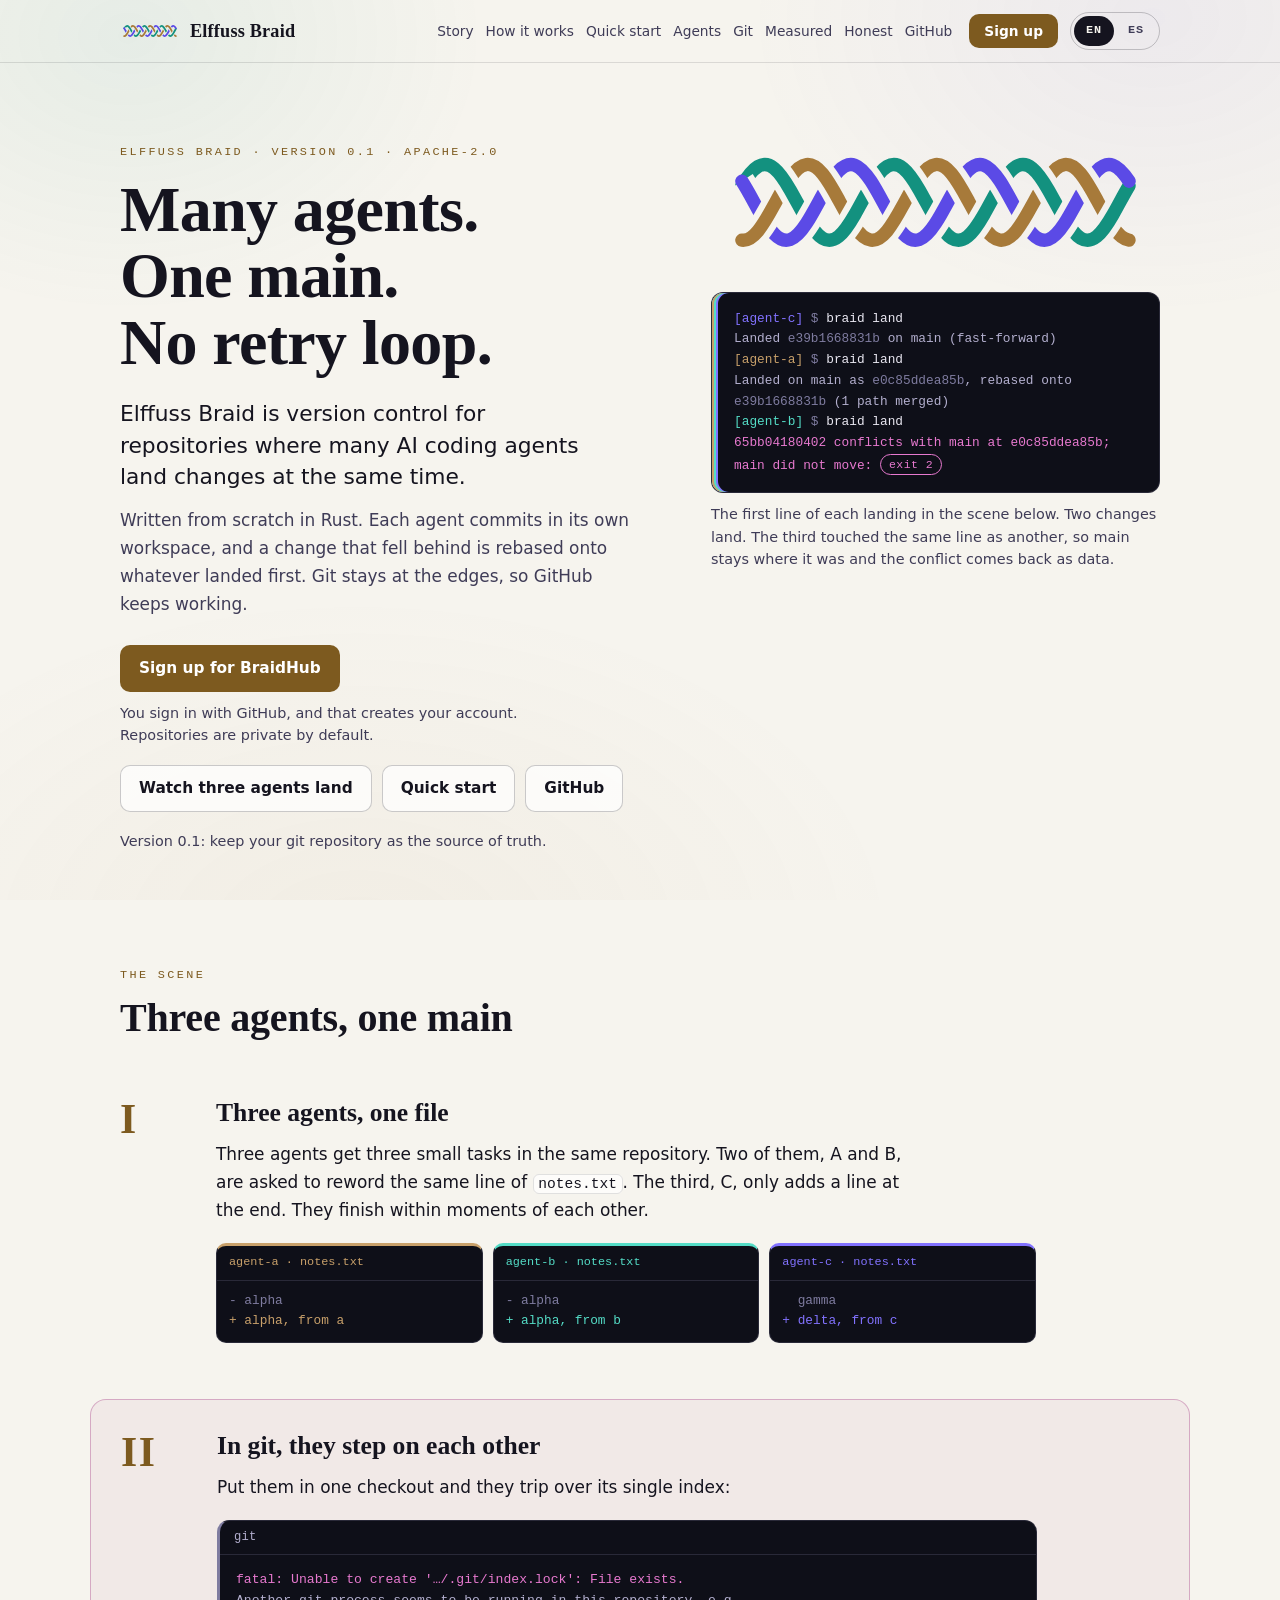
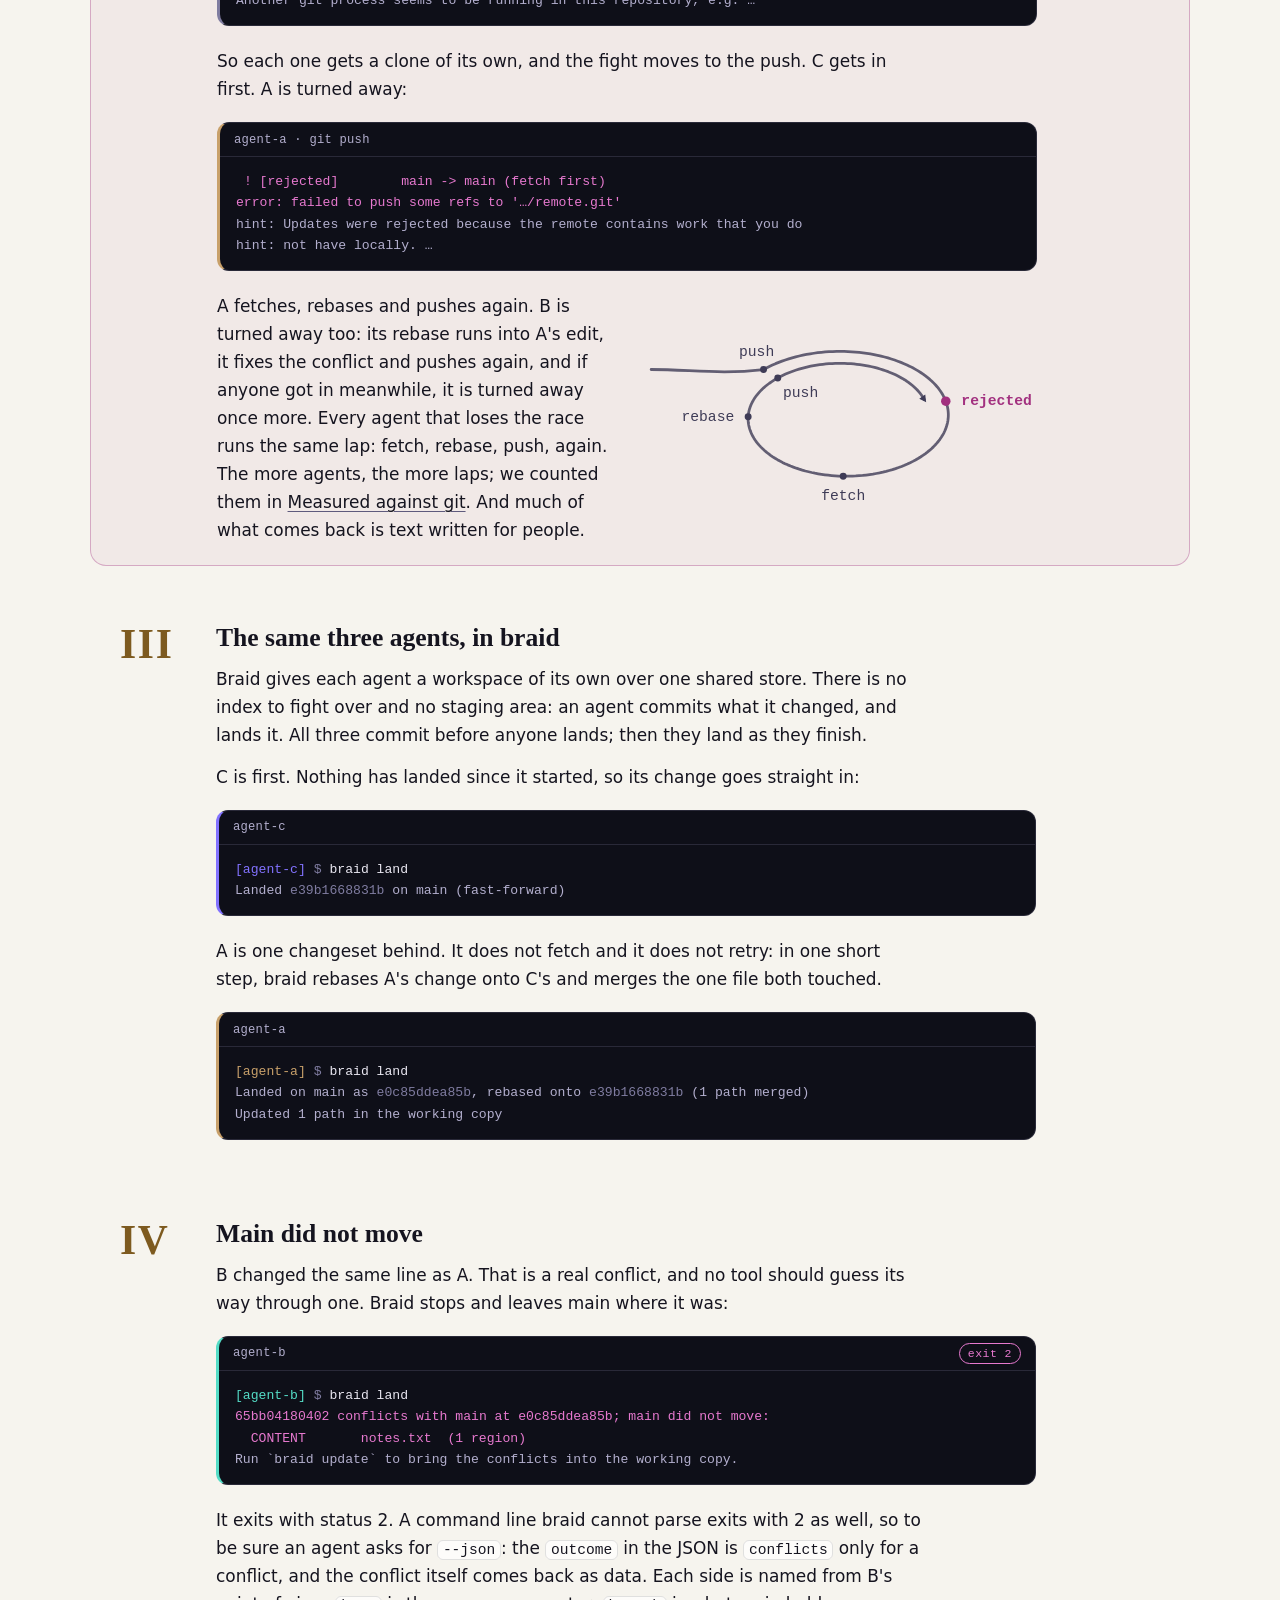
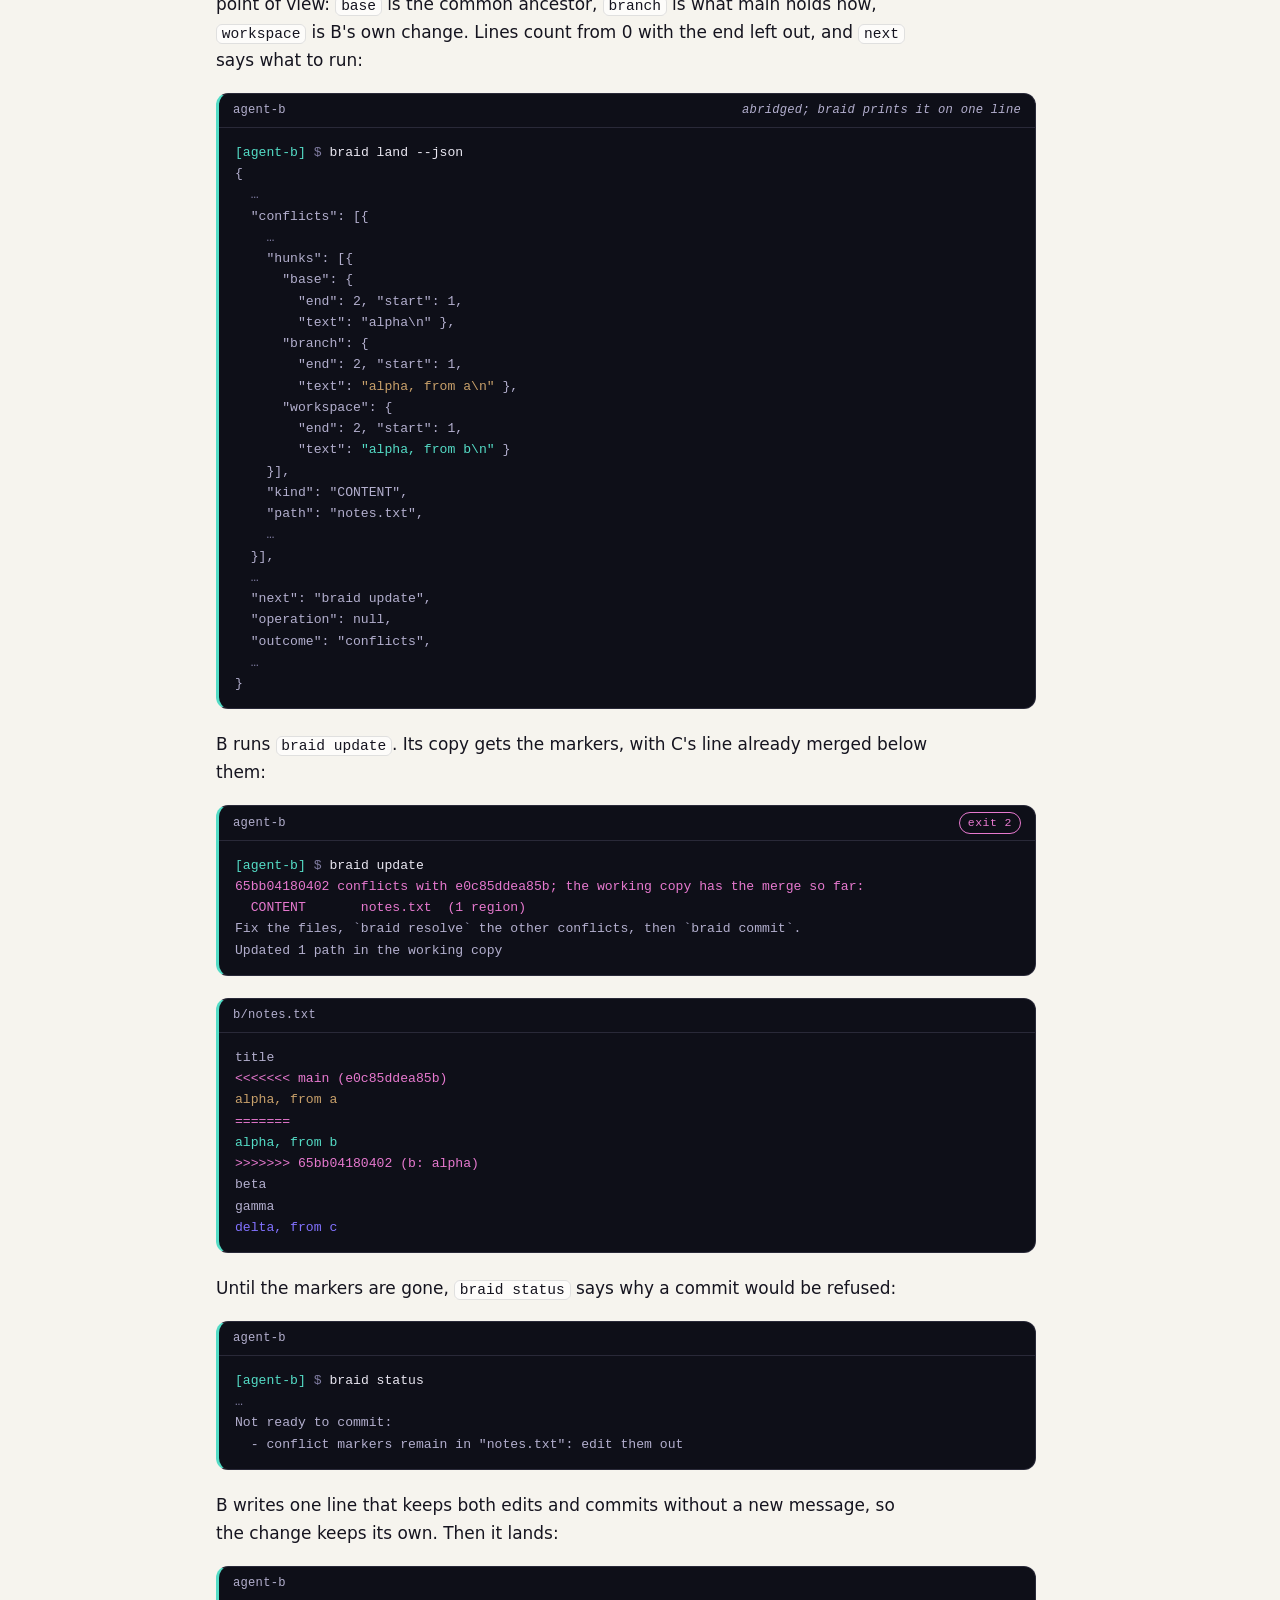
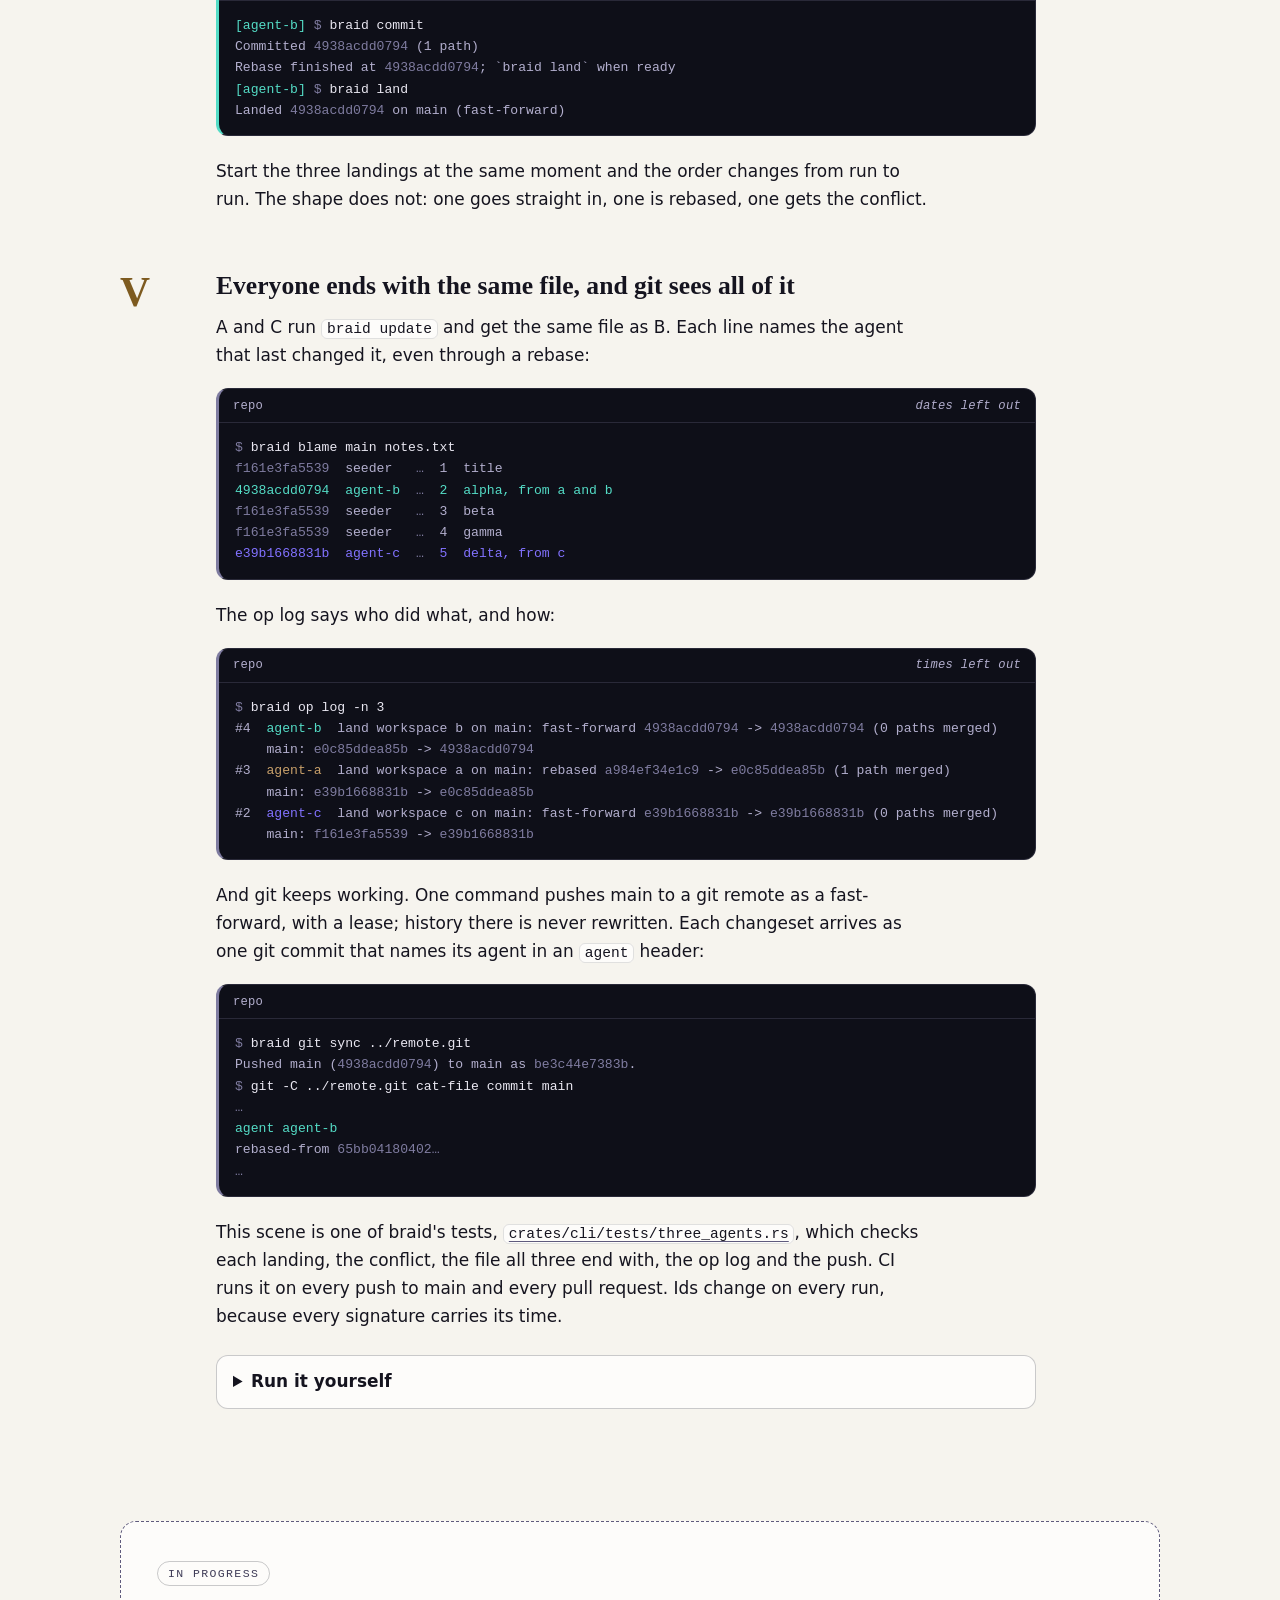
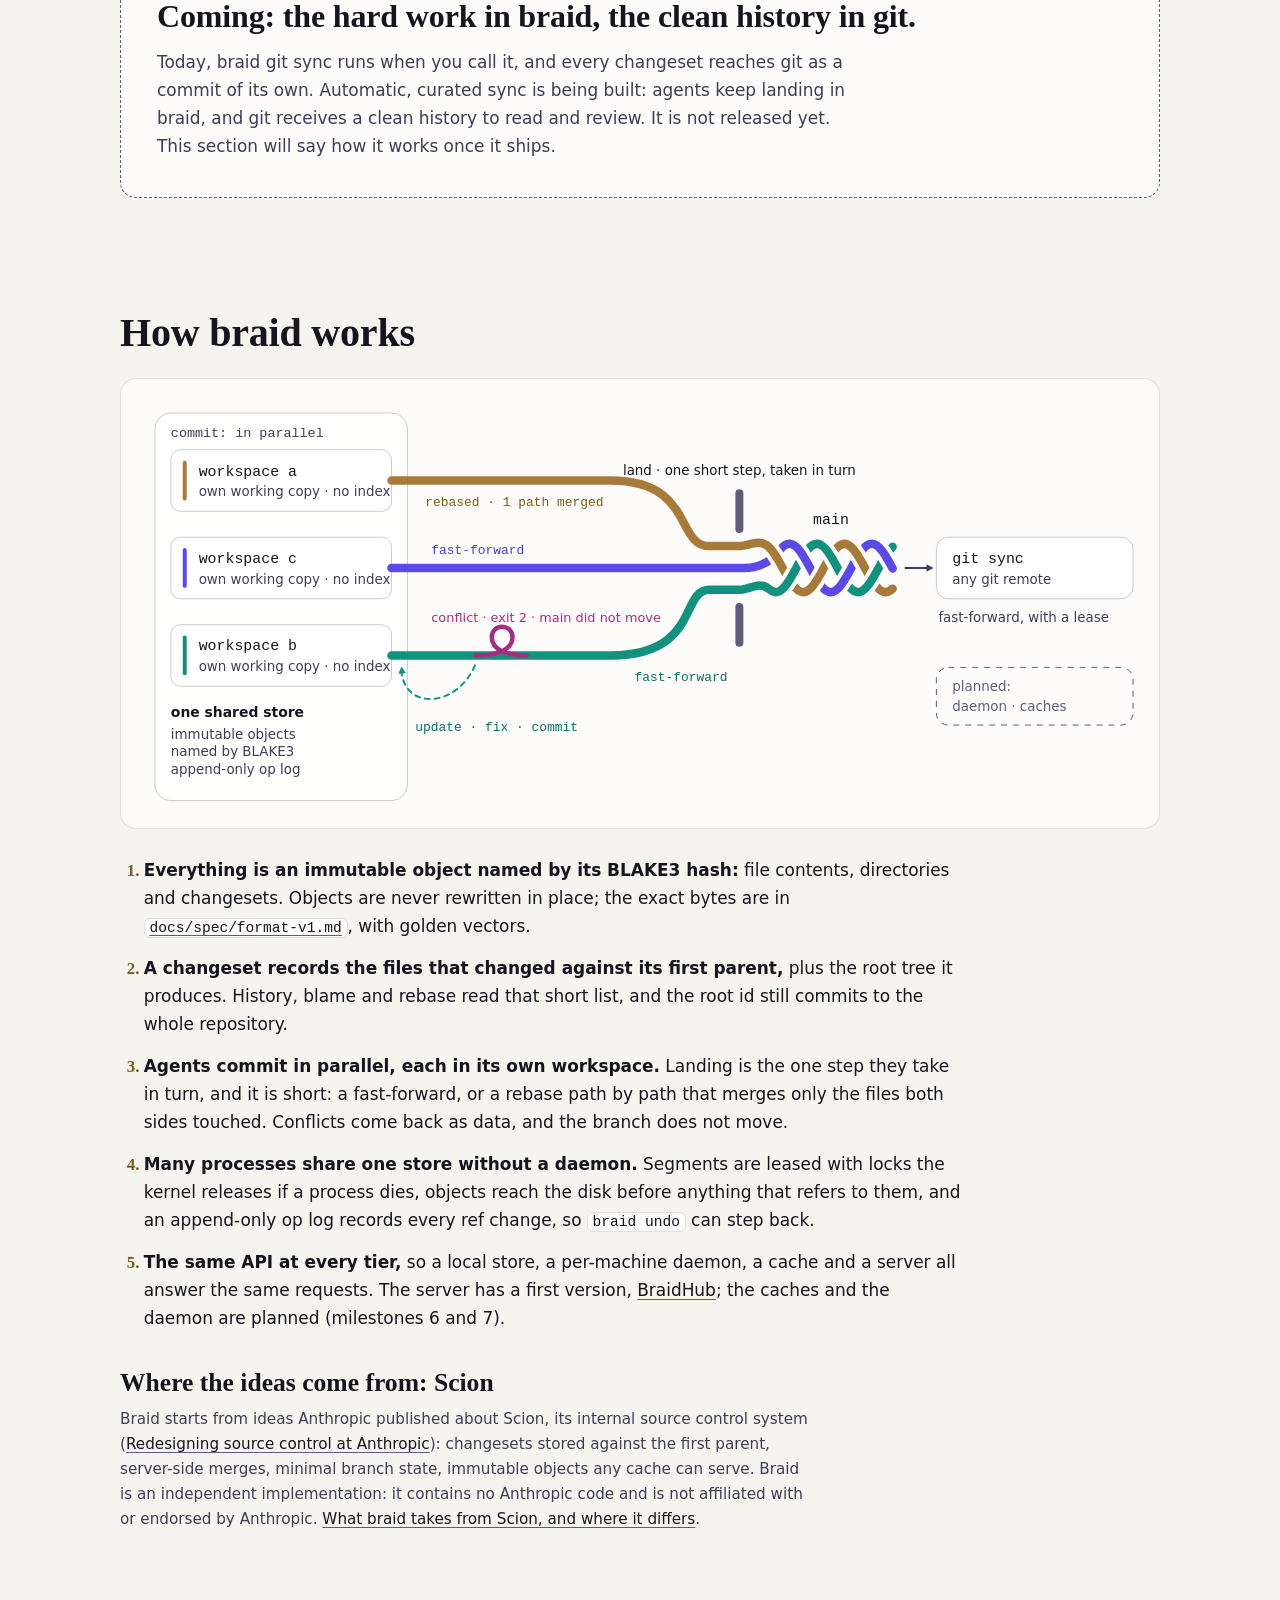
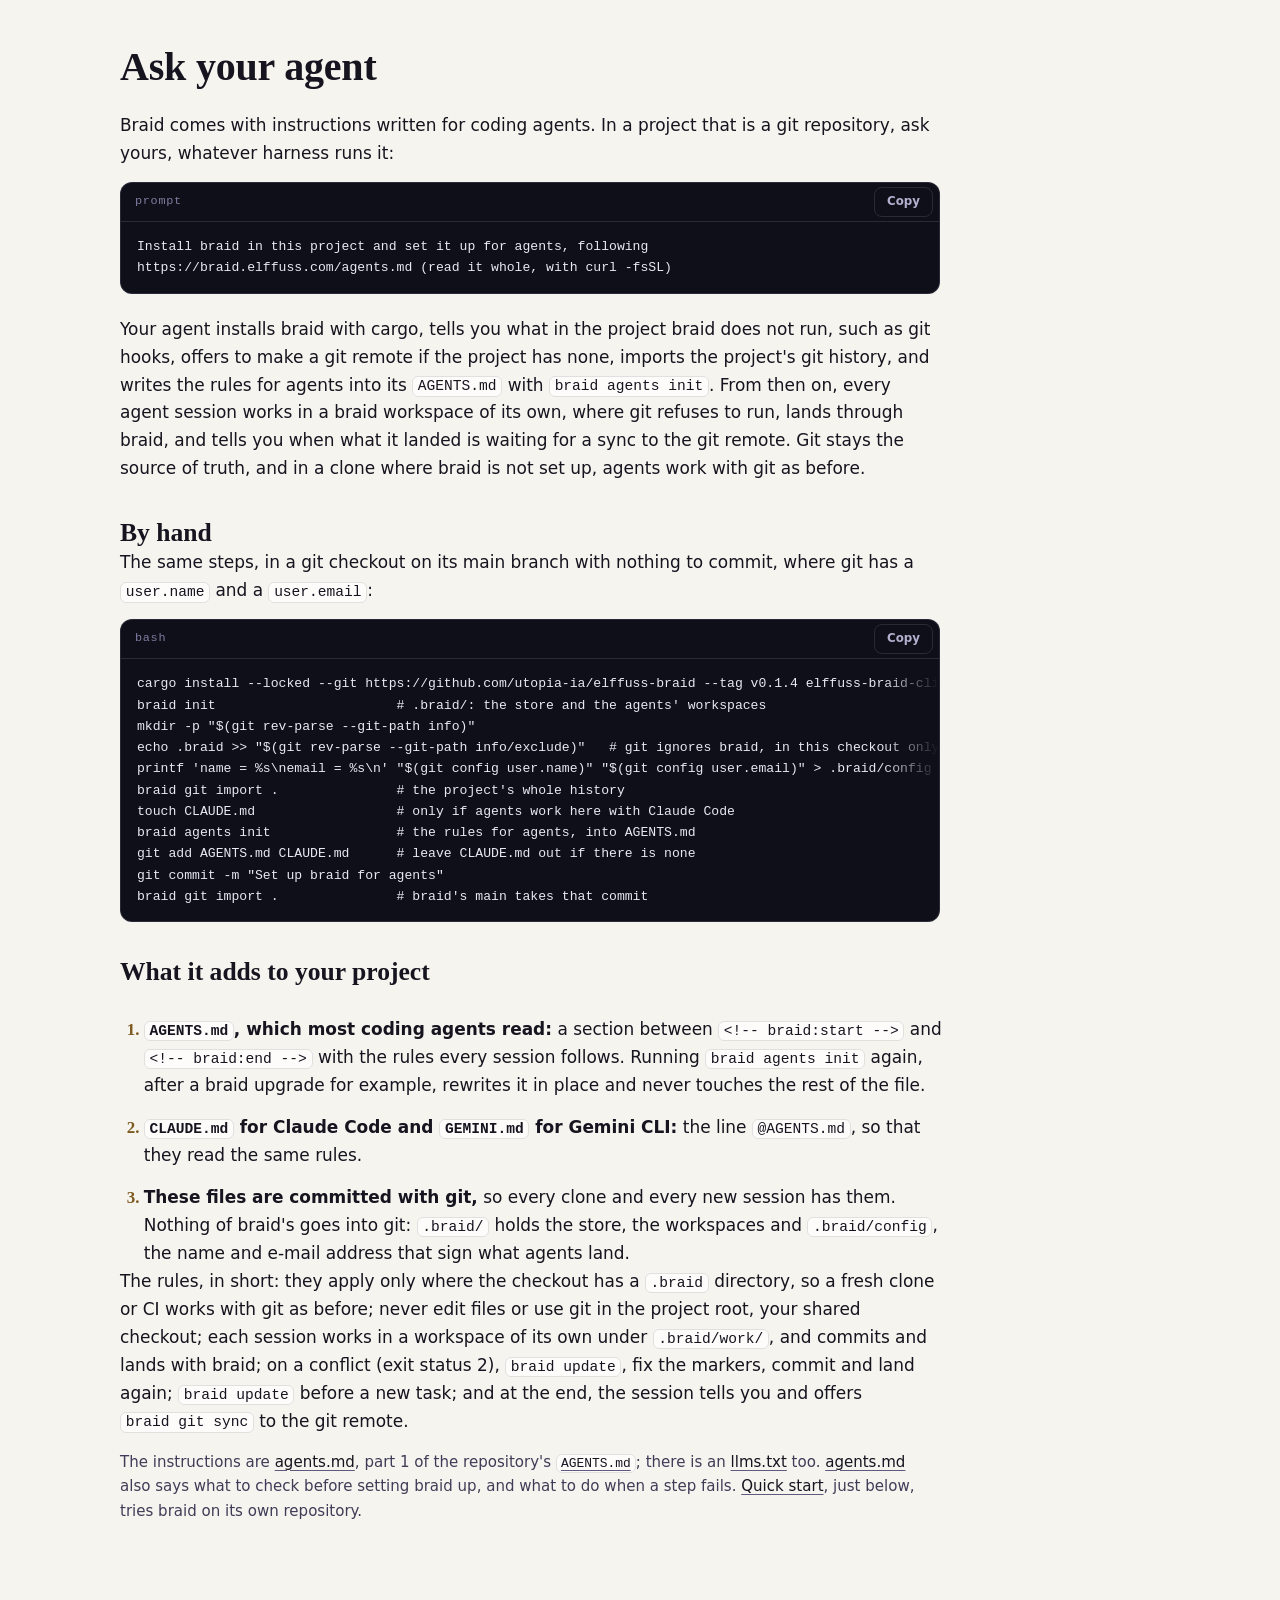
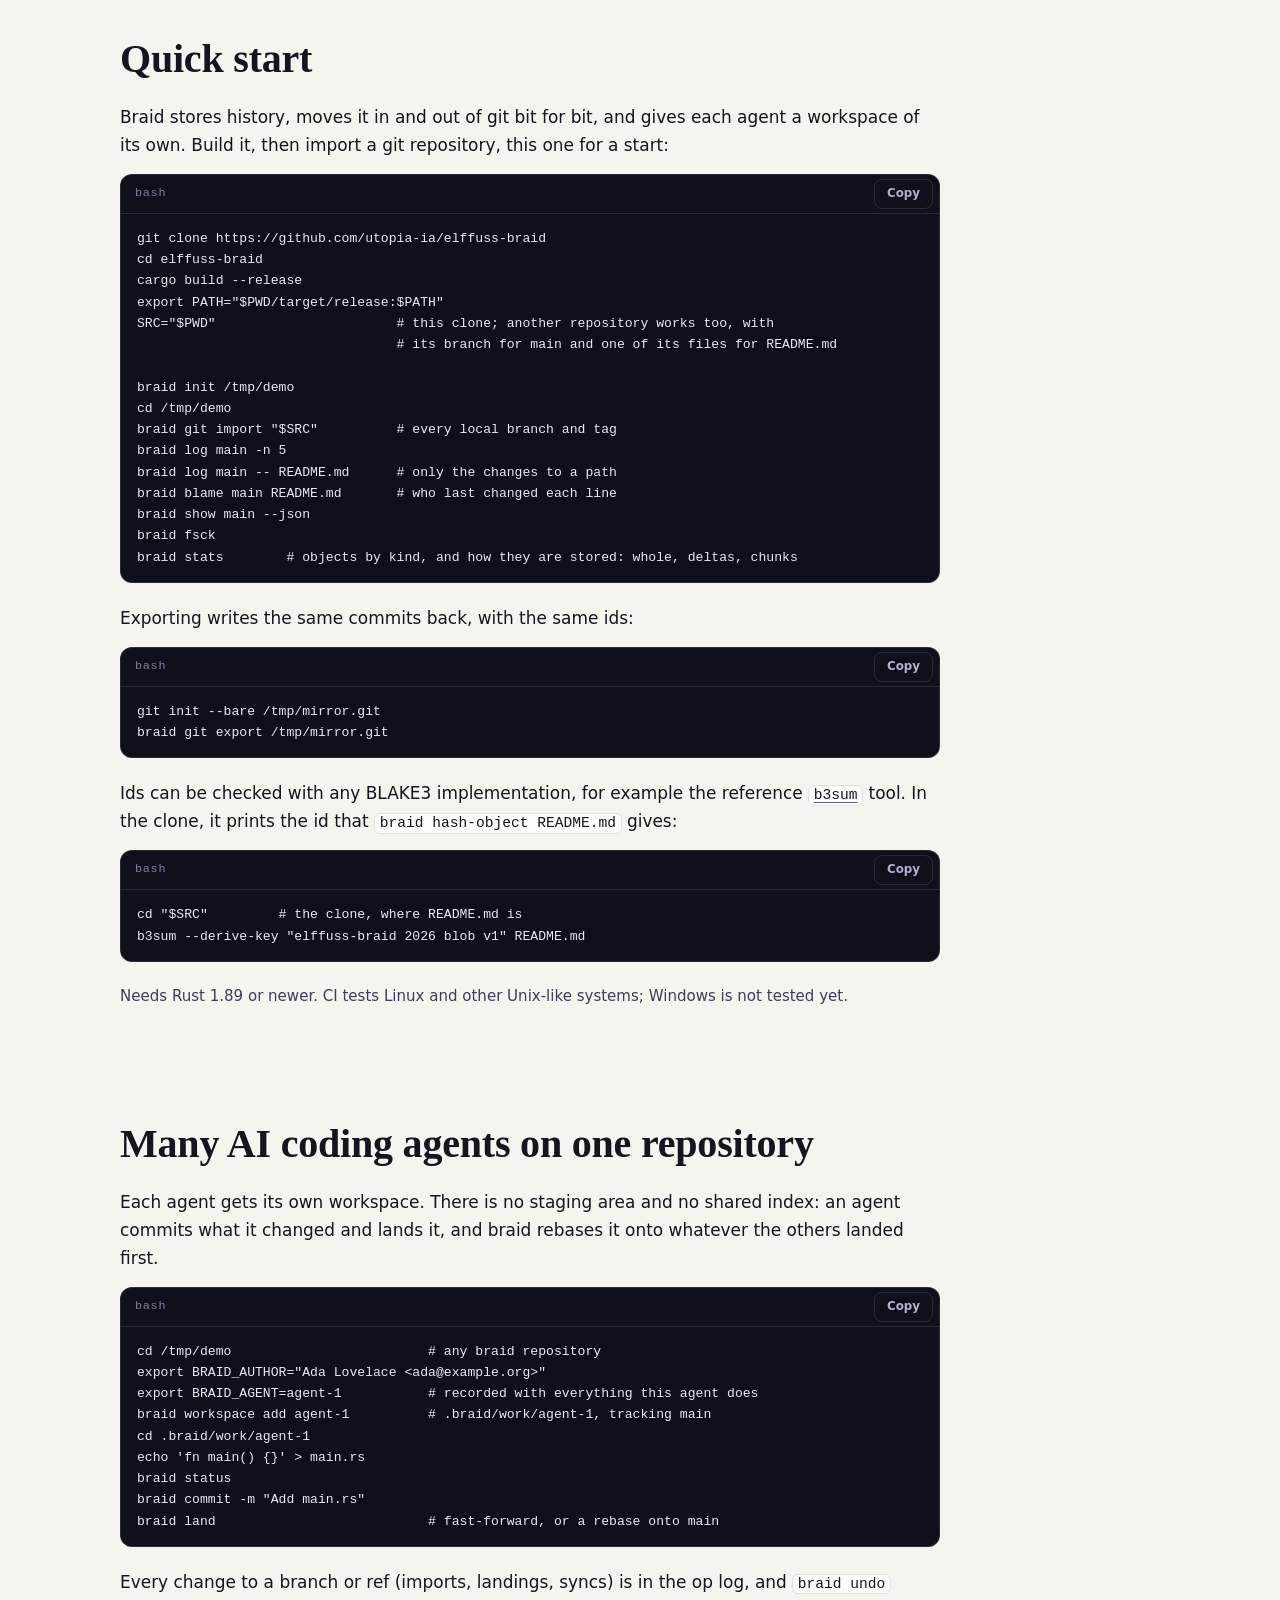
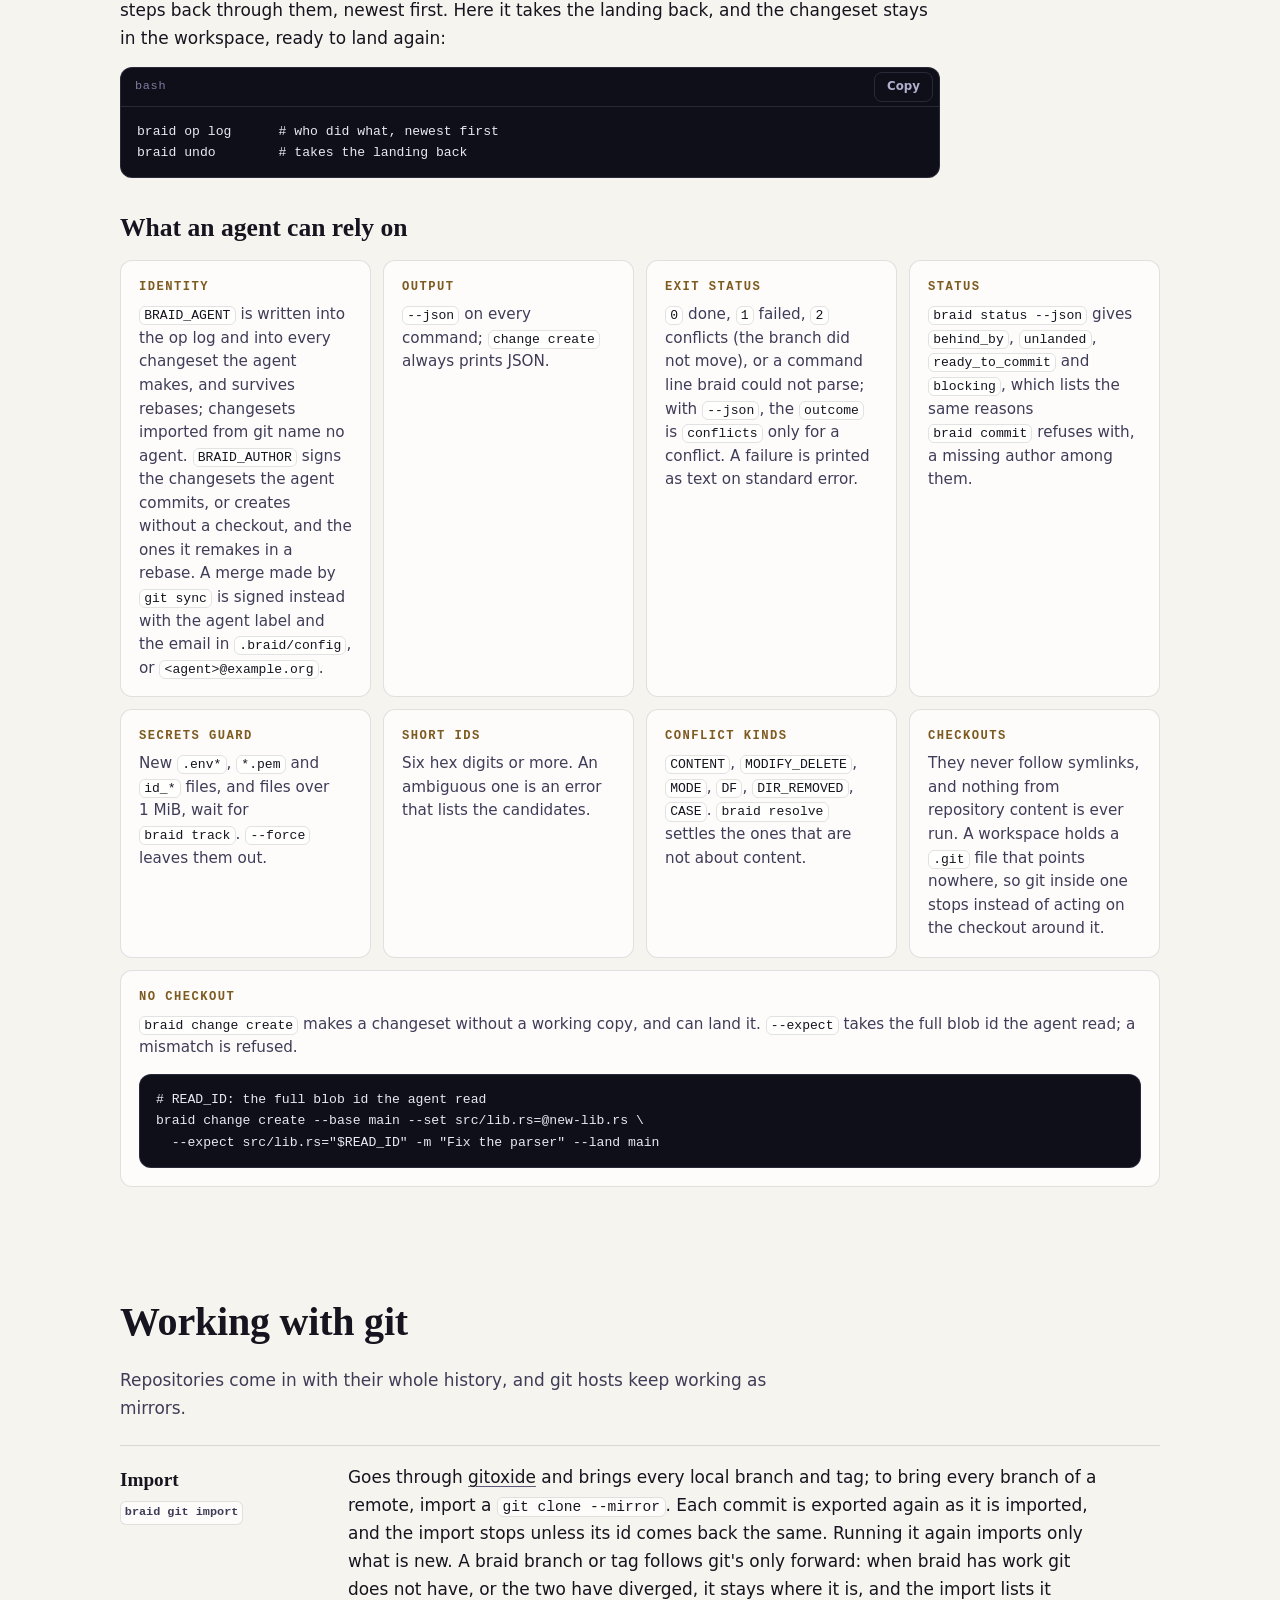
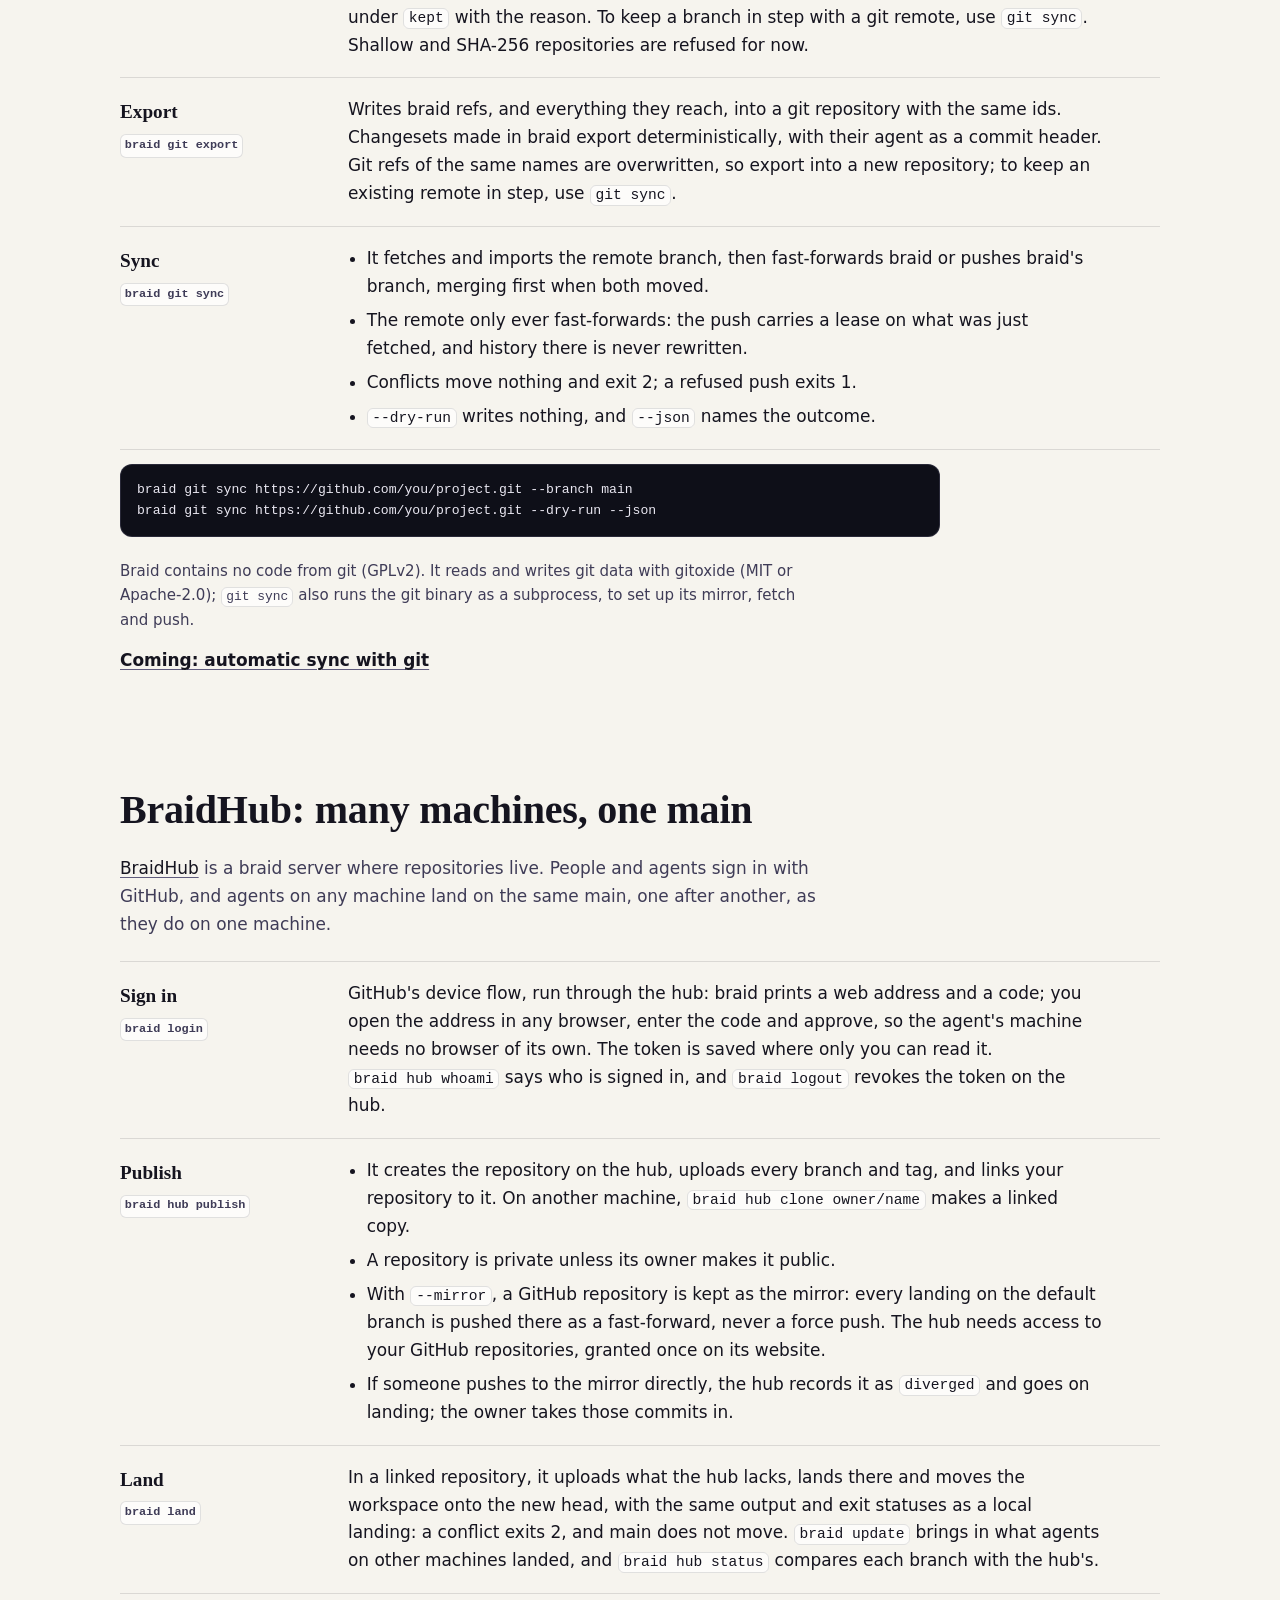
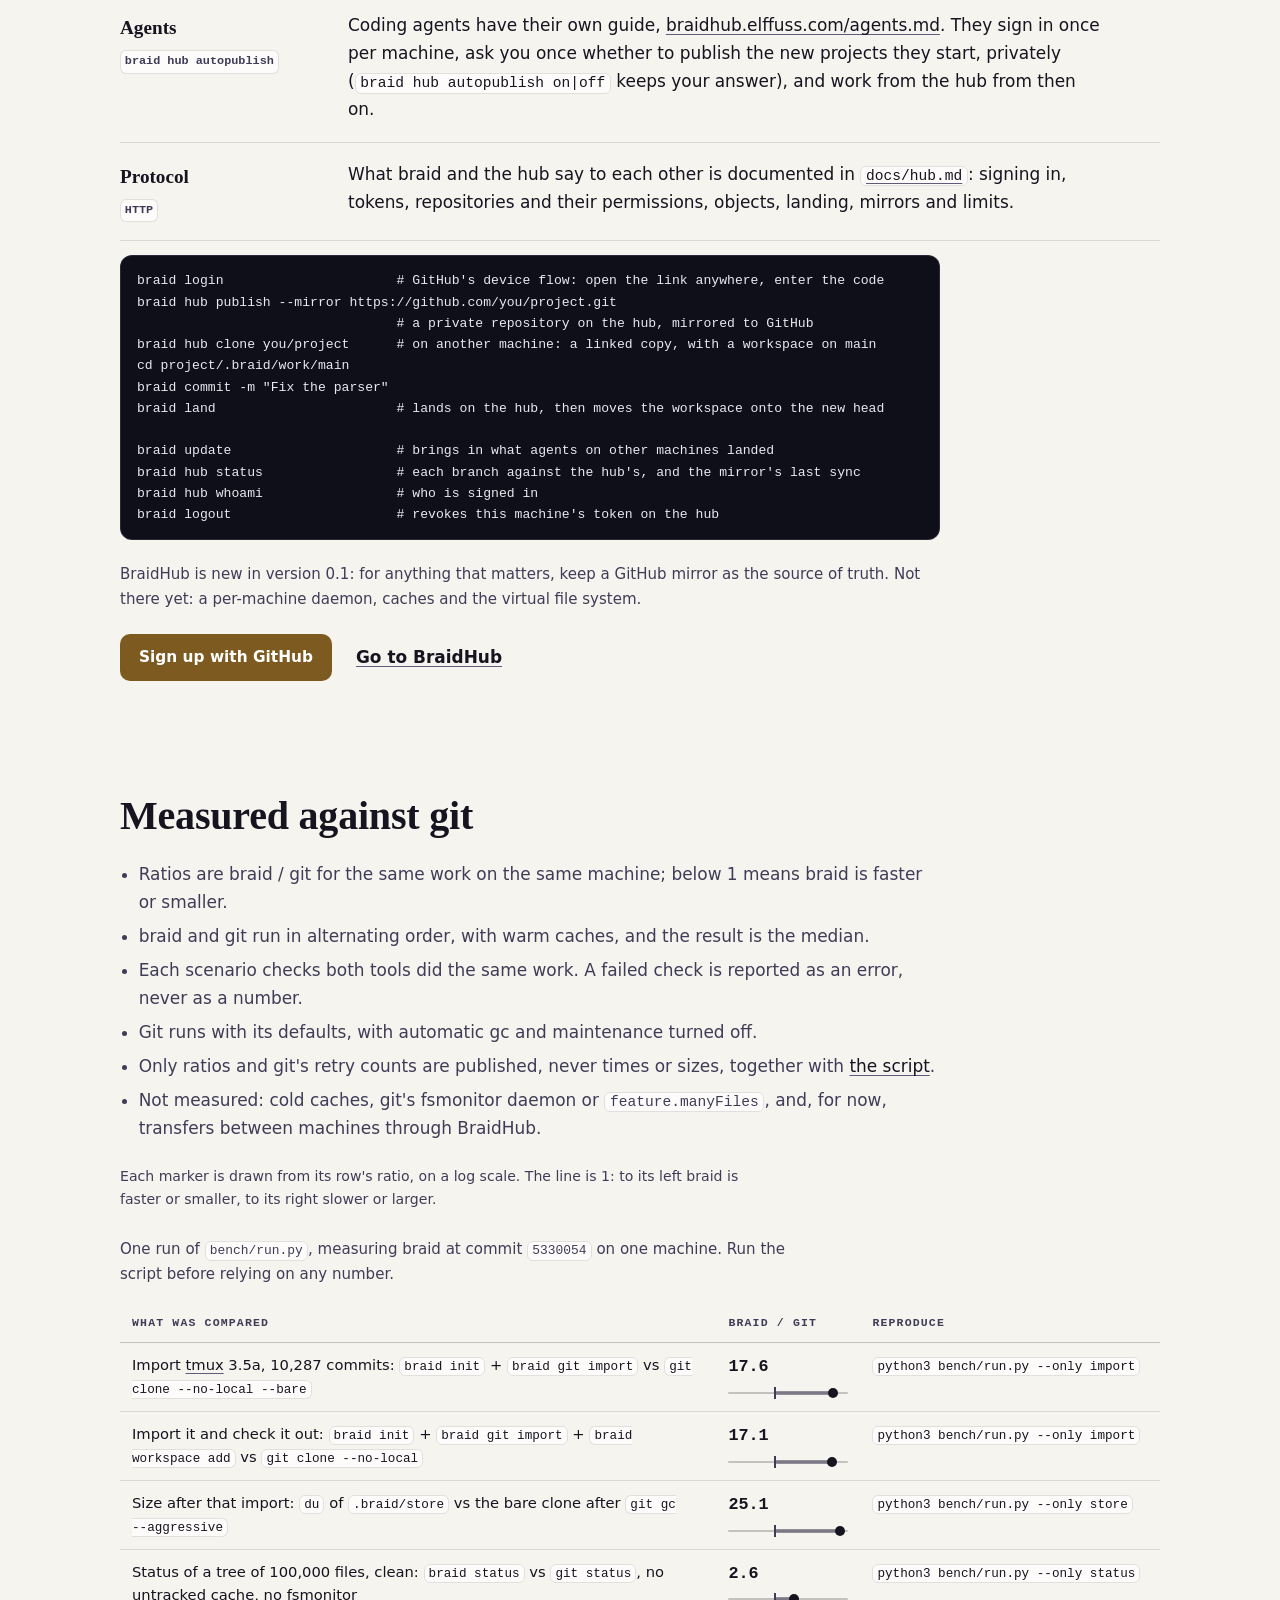
<file: site/index.html>
<!doctype html>
<!-- SPDX-License-Identifier: Apache-2.0
     Copyright (c) 2026 UtopiaIA -->
<html lang="en" data-title-es="Elffuss Braid · control de versiones para agentes de IA">
<head>
<meta charset="utf-8">
<meta name="viewport" content="width=device-width, initial-scale=1">
<title>Elffuss Braid · version control for many AI coding agents</title>
<meta name="description" content="Open-source version control for AI coding agents: on a single machine, many agents land on one main branch with no server. Git and GitHub keep working.">
<link rel="canonical" href="https://braid.elffuss.com/">
<meta name="color-scheme" content="dark light">
<meta name="theme-color" content="#090a11" media="(prefers-color-scheme: dark)">
<meta name="theme-color" content="#f6f4ee" media="(prefers-color-scheme: light)">
<meta property="og:type" content="website">
<meta property="og:site_name" content="Elffuss">
<meta property="og:title" content="Elffuss Braid · version control for many AI coding agents">
<meta property="og:description" content="Many AI coding agents commit in parallel and land on one main: a fast-forward or a rebase, and a conflict comes back as data while main stays put. No server on one machine; GitHub keeps working.">
<meta property="og:url" content="https://braid.elffuss.com/">
<meta property="og:image" content="https://braid.elffuss.com/og.png">
<meta property="og:image:type" content="image/png">
<meta property="og:image:width" content="1200">
<meta property="og:image:height" content="630">
<meta property="og:image:alt" content="The Elffuss Braid logo and the line Many agents. One main. No retry loop., beside a terminal where three agents commit at once and land in turn, and the third, which changed the same line as the first, gets a conflict while main does not move.">
<meta property="og:locale" content="en_US">
<meta property="og:locale:alternate" content="es_ES">
<meta name="twitter:card" content="summary_large_image">
<meta name="twitter:title" content="Elffuss Braid · version control for many AI coding agents">
<meta name="twitter:description" content="Many AI coding agents commit in parallel and land on one main: a fast-forward or a rebase, and a conflict comes back as data while main stays put. No server on one machine; GitHub keeps working.">
<meta name="twitter:image" content="https://braid.elffuss.com/og.png">
<meta name="twitter:image:alt" content="The Elffuss Braid logo and the line Many agents. One main. No retry loop., beside a terminal where three agents commit at once and land in turn, and the third, which changed the same line as the first, gets a conflict while main does not move.">
<link rel="icon" href="favicon.svg" type="image/svg+xml">
<link rel="icon" href="favicon-32.png" type="image/png" sizes="32x32">
<link rel="apple-touch-icon" href="apple-touch-icon.png">
<link rel="stylesheet" href="site.css">
<script src="site.js"></script>
<script type="application/ld+json">
{
  "@context": "https://schema.org",
  "@graph": [
    {
      "@type": "WebSite",
      "@id": "https://braid.elffuss.com/#website",
      "url": "https://braid.elffuss.com/",
      "name": "Elffuss Braid",
      "inLanguage": ["en", "es"],
      "publisher": { "@id": "https://braid.elffuss.com/#utopiaia" },
      "isPartOf": { "@type": "WebSite", "@id": "https://elffuss.com/#website", "name": "Elffuss", "url": "https://elffuss.com/" }
    },
    {
      "@type": "Organization",
      "@id": "https://braid.elffuss.com/#utopiaia",
      "name": "UtopiaIA",
      "brand": { "@type": "Brand", "name": "Elffuss", "url": "https://elffuss.com/" }
    },
    {
      "@type": "SoftwareSourceCode",
      "@id": "https://braid.elffuss.com/#source",
      "name": "Elffuss Braid",
      "alternateName": "braid",
      "description": "The source of Elffuss Braid, version control for repositories where many AI coding agents land changes at the same time, written from scratch in Rust with git at the edges.",
      "url": "https://braid.elffuss.com/",
      "codeRepository": "https://github.com/utopia-ia/elffuss-braid",
      "programmingLanguage": { "@type": "ComputerLanguage", "name": "Rust" },
      "license": "https://www.apache.org/licenses/LICENSE-2.0",
      "version": "0.1.4",
      "copyrightHolder": { "@id": "https://braid.elffuss.com/#utopiaia" },
      "copyrightYear": 2026,
      "targetProduct": { "@id": "https://braid.elffuss.com/#app" }
    },
    {
      "@type": "SoftwareApplication",
      "@id": "https://braid.elffuss.com/#app",
      "name": "Elffuss Braid",
      "alternateName": "braid",
      "description": "Version control for repositories where many AI coding agents land changes at the same time. Each agent commits in a workspace of its own over one shared store, and landing on main is one short step taken in turn. No server or daemon is needed on one machine.",
      "url": "https://braid.elffuss.com/",
      "applicationCategory": "DeveloperApplication",
      "applicationSubCategory": "Version control system",
      "operatingSystem": "Linux and other Unix-like systems",
      "softwareVersion": "0.1.4",
      "softwareRequirements": "Rust 1.89 or newer, a C compiler (cc), git, and a POSIX shell such as bash",
      "installUrl": "https://braid.elffuss.com/agents.md",
      "license": "https://www.apache.org/licenses/LICENSE-2.0",
      "isAccessibleForFree": true,
      "offers": { "@type": "Offer", "price": "0", "priceCurrency": "EUR" },
      "featureList": [
        "A workspace per agent over one shared store, with no staging area",
        "Landing on main as one short step taken in turn: a fast-forward, or a rebase that merges only the files both sides touched",
        "Conflicts returned as data, with exit status 2 and a JSON form, while the branch does not move",
        "No server or daemon on one machine",
        "Bit-for-bit import of git history, and braid git sync to keep GitHub or any git remote in step",
        "An append-only op log, and braid undo",
        "braid verify: keep a branch green, bisect a failure and revert the changeset that broke it"
      ],
      "publisher": { "@id": "https://braid.elffuss.com/#utopiaia" },
      "sameAs": [
        "https://github.com/utopia-ia/elffuss-braid",
        "https://huggingface.co/spaces/KikoCis/elffuss-braid"
      ]
    }
  ]
}
</script>
</head>
<body id="top">
<a class="skip" href="#main"><span data-l="en" lang="en">Skip to content</span><span data-l="es" lang="es">Saltar al contenido</span></a>

<header class="site-head">
<div class="wrap head-row">
<a class="brand" href="#top"><svg xmlns="http://www.w3.org/2000/svg" viewBox="0 0 320 96" class="mark" aria-hidden="true" focusable="false"><defs><mask id="hm-cut0" maskUnits="userSpaceOnUse" x="0" y="0" width="320" height="96"><rect x="0" y="0" width="320" height="96" fill="#fff"/><path d="M38.67 21.01C41.17 21.11 43.67 22.42 46.17 24.77C48.67 27.12 51.17 30.51 53.67 34.5C56.17 38.49 58.67 43.08 61.17 47.69C63.67 52.3 66.17 56.92 68.67 60.96M84.67 74.99C87.17 74.89 89.67 73.58 92.17 71.23C94.67 68.88 97.17 65.49 99.67 61.5C102.17 57.51 104.67 52.92 107.17 48.31C109.67 43.7 112.17 39.08 114.67 35.04M130.67 21.01C133.17 21.11 135.67 22.42 138.17 24.77C140.67 27.12 143.17 30.51 145.67 34.5C148.17 38.49 150.67 43.08 153.17 47.69C155.67 52.3 158.17 56.92 160.67 60.96M176.67 74.99C179.17 74.89 181.67 73.58 184.17 71.23C186.67 68.88 189.17 65.49 191.67 61.5C194.17 57.51 196.67 52.92 199.17 48.31C201.67 43.7 204.17 39.08 206.67 35.04M222.67 21.01C225.17 21.11 227.67 22.42 230.17 24.77C232.67 27.12 235.17 30.51 237.67 34.5C240.17 38.49 242.67 43.08 245.17 47.69C247.67 52.3 250.17 56.92 252.67 60.96M268.67 74.99C271.11 74.89 273.56 73.64 276 71.38C278.44 69.13 280.89 65.88 283.33 62.03C285.78 58.18 288.22 53.73 290.67 49.23C293.11 44.73 295.56 40.18 298 36.13" fill="none" stroke="#000" stroke-width="18.5" stroke-linecap="butt"/></mask><mask id="hm-cut1" maskUnits="userSpaceOnUse" x="0" y="0" width="320" height="96"><rect x="0" y="0" width="320" height="96" fill="#fff"/><path d="M22 32.94C23.78 35.66 25.56 38.71 27.33 41.91C29.11 45.1 30.89 48.43 32.67 51.68C34.44 54.92 36.22 58.09 38 60.96M54 74.99C56.5 74.89 59 73.58 61.5 71.23C64 68.88 66.5 65.49 69 61.5C71.5 57.51 74 52.92 76.5 48.31C79 43.7 81.5 39.08 84 35.04M100 21.01C102.5 21.11 105 22.42 107.5 24.77C110 27.12 112.5 30.51 115 34.5C117.5 38.49 120 43.08 122.5 47.69C125 52.3 127.5 56.92 130 60.96M146 74.99C148.5 74.89 151 73.58 153.5 71.23C156 68.88 158.5 65.49 161 61.5C163.5 57.51 166 52.92 168.5 48.31C171 43.7 173.5 39.08 176 35.04M192 21.01C194.5 21.11 197 22.42 199.5 24.77C202 27.12 204.5 30.51 207 34.5C209.5 38.49 212 43.08 214.5 47.69C217 52.3 219.5 56.92 222 60.96M238 74.99C240.5 74.89 243 73.58 245.5 71.23C248 68.88 250.5 65.49 253 61.5C255.5 57.51 258 52.92 260.5 48.31C263 43.7 265.5 39.08 268 35.04" fill="none" stroke="#000" stroke-width="18.5" stroke-linecap="butt"/></mask><mask id="hm-cut2" maskUnits="userSpaceOnUse" x="0" y="0" width="320" height="96"><rect x="0" y="0" width="320" height="96" fill="#fff"/><path d="M23.33 74.99C25.83 74.89 28.33 73.58 30.83 71.23C33.33 68.88 35.83 65.49 38.33 61.5C40.83 57.51 43.33 52.92 45.83 48.31C48.33 43.7 50.83 39.08 53.33 35.04M69.33 21.01C71.83 21.11 74.33 22.42 76.83 24.77C79.33 27.12 81.83 30.51 84.33 34.5C86.83 38.49 89.33 43.08 91.83 47.69C94.33 52.3 96.83 56.92 99.33 60.96M115.33 74.99C117.83 74.89 120.33 73.58 122.83 71.23C125.33 68.88 127.83 65.49 130.33 61.5C132.83 57.51 135.33 52.92 137.83 48.31C140.33 43.7 142.83 39.08 145.33 35.04M161.33 21.01C163.83 21.11 166.33 22.42 168.83 24.77C171.33 27.12 173.83 30.51 176.33 34.5C178.83 38.49 181.33 43.08 183.83 47.69C186.33 52.3 188.83 56.92 191.33 60.96M207.33 74.99C209.83 74.89 212.33 73.58 214.83 71.23C217.33 68.88 219.83 65.49 222.33 61.5C224.83 57.51 227.33 52.92 229.83 48.31C232.33 43.7 234.83 39.08 237.33 35.04M253.33 21.01C255.83 21.11 258.33 22.42 260.83 24.77C263.33 27.12 265.83 30.51 268.33 34.5C270.83 38.49 273.33 43.08 275.83 47.69C278.33 52.3 280.83 56.92 283.33 60.96" fill="none" stroke="#000" stroke-width="18.5" stroke-linecap="butt"/></mask></defs><path d="M22 74.94C25.83 75.42 29.67 73 33.5 68.35C37.33 63.7 41.17 56.89 45 49.84C48.83 42.79 52.67 35.58 56.5 30.26C60.33 24.93 64.17 21.55 68 21.06C71.83 20.58 75.67 23 79.5 27.65C83.33 32.3 87.17 39.11 91 46.16C94.83 53.21 98.67 60.42 102.5 65.74C106.33 71.07 110.17 74.45 114 74.94C117.83 75.42 121.67 73 125.5 68.35C129.33 63.7 133.17 56.89 137 49.84C140.83 42.79 144.67 35.58 148.5 30.26C152.33 24.93 156.17 21.55 160 21.06C163.83 20.58 167.67 23 171.5 27.65C175.33 32.3 179.17 39.11 183 46.16C186.83 53.21 190.67 60.42 194.5 65.74C198.33 71.07 202.17 74.45 206 74.94C209.83 75.42 213.67 73 217.5 68.35C221.33 63.7 225.17 56.89 229 49.84C232.83 42.79 236.67 35.58 240.5 30.26C244.33 24.93 248.17 21.55 252 21.06C255.83 20.58 259.67 23 263.5 27.65C267.33 32.3 271.17 39.11 275 46.16C278.83 53.21 282.67 60.42 286.5 65.74C290.33 71.07 294.17 74.45 298 74.94" fill="none" class="sa" stroke-width="9.5" stroke-linecap="round" stroke-linejoin="round" mask="url(#hm-cut0)"/><path d="M22 36.13C25.83 29.78 29.67 24.75 33.5 22.46C37.33 20.17 41.17 20.64 45 23.75C48.83 26.86 52.67 32.56 56.5 39.25C60.33 45.94 64.17 53.52 68 59.87C71.83 66.22 75.67 71.25 79.5 73.54C83.33 75.83 87.17 75.36 91 72.25C94.83 69.14 98.67 63.44 102.5 56.75C106.33 50.06 110.17 42.48 114 36.13C117.83 29.78 121.67 24.75 125.5 22.46C129.33 20.17 133.17 20.64 137 23.75C140.83 26.86 144.67 32.56 148.5 39.25C152.33 45.94 156.17 53.52 160 59.87C163.83 66.22 167.67 71.25 171.5 73.54C175.33 75.83 179.17 75.36 183 72.25C186.83 69.14 190.67 63.44 194.5 56.75C198.33 50.06 202.17 42.48 206 36.13C209.83 29.78 213.67 24.75 217.5 22.46C221.33 20.17 225.17 20.64 229 23.75C232.83 26.86 236.67 32.56 240.5 39.25C244.33 45.94 248.17 53.52 252 59.87C255.83 66.22 259.67 71.25 263.5 73.54C267.33 75.83 271.17 75.36 275 72.25C278.83 69.14 282.67 63.44 286.5 56.75C290.33 50.06 294.17 42.48 298 36.13" fill="none" class="sb" stroke-width="9.5" stroke-linecap="round" stroke-linejoin="round" mask="url(#hm-cut1)"/><path d="M22 32.94C25.83 38.8 29.67 46.26 33.5 53.19C37.33 60.13 41.17 66.46 45 70.41C48.83 74.35 52.67 75.86 56.5 74.5C60.33 73.14 64.17 68.93 68 63.06C71.83 57.2 75.67 49.74 79.5 42.81C83.33 35.87 87.17 29.54 91 25.59C94.83 21.65 98.67 20.14 102.5 21.5C106.33 22.86 110.17 27.07 114 32.94C117.83 38.8 121.67 46.26 125.5 53.19C129.33 60.13 133.17 66.46 137 70.41C140.83 74.35 144.67 75.86 148.5 74.5C152.33 73.14 156.17 68.93 160 63.06C163.83 57.2 167.67 49.74 171.5 42.81C175.33 35.87 179.17 29.54 183 25.59C186.83 21.65 190.67 20.14 194.5 21.5C198.33 22.86 202.17 27.07 206 32.94C209.83 38.8 213.67 46.26 217.5 53.19C221.33 60.13 225.17 66.46 229 70.41C232.83 74.35 236.67 75.86 240.5 74.5C244.33 73.14 248.17 68.93 252 63.06C255.83 57.2 259.67 49.74 263.5 42.81C267.33 35.87 271.17 29.54 275 25.59C278.83 21.65 282.67 20.14 286.5 21.5C290.33 22.86 294.17 27.07 298 32.94" fill="none" class="sc" stroke-width="9.5" stroke-linecap="round" stroke-linejoin="round" mask="url(#hm-cut2)"/></svg><span lang="en">Elffuss Braid</span></a>
<nav class="nav" aria-label="Sections" data-aria-en="Sections" data-aria-es="Secciones">
<ul>
<li><a href="#story"><span data-l="en" lang="en">Story</span><span data-l="es" lang="es">Historia</span></a></li>
<li><a href="#how"><span data-l="en" lang="en">How it works</span><span data-l="es" lang="es">Cómo funciona</span></a></li>
<li><a href="#start"><span data-l="en" lang="en">Quick start</span><span data-l="es" lang="es">Primeros pasos</span></a></li>
<li><a href="#agents"><span data-l="en" lang="en">Agents</span><span data-l="es" lang="es">Agentes</span></a></li>
<li><a href="#git">Git</a></li>
<li><a href="#measured"><span data-l="en" lang="en">Measured</span><span data-l="es" lang="es">Medido</span></a></li>
<li><a href="#honest"><span data-l="en" lang="en">Honest</span><span data-l="es" lang="es">Sin letra pequeña</span></a></li>
<li><a href="https://github.com/utopia-ia/elffuss-braid">GitHub</a></li>
</ul>
</nav>
<a class="btn btn-primary btn-head" href="https://braidhub.elffuss.com/login"><span data-l="en" lang="en">Sign up<span class="sr-only"> for BraidHub</span></span><span data-l="es" lang="es">Regístrate<span class="sr-only"> en BraidHub</span></span></a>
<div class="lang" role="group" aria-label="Language" data-aria-en="Language" data-aria-es="Idioma" hidden>
<button type="button" data-set-lang="en" lang="en" aria-pressed="true" title="English">EN</button><button type="button" data-set-lang="es" lang="es" aria-pressed="false" title="Español">ES</button>
</div>
</div>
</header>

<main id="main" tabindex="-1">

<section class="hero" aria-labelledby="hero-title">
<div class="wrap hero-grid">
<div class="hero-logo"><svg xmlns="http://www.w3.org/2000/svg" viewBox="0 0 320 96" class="logo" role="img" aria-label="Elffuss Braid logo: three strands braided together" data-aria-en="Elffuss Braid logo: three strands braided together" data-aria-es="Logo de Elffuss Braid: tres hebras trenzadas"><defs><mask id="hl-cut0" maskUnits="userSpaceOnUse" x="0" y="0" width="320" height="96"><rect x="0" y="0" width="320" height="96" fill="#fff"/><path d="M38.67 21.01C41.17 21.11 43.67 22.42 46.17 24.77C48.67 27.12 51.17 30.51 53.67 34.5C56.17 38.49 58.67 43.08 61.17 47.69C63.67 52.3 66.17 56.92 68.67 60.96M84.67 74.99C87.17 74.89 89.67 73.58 92.17 71.23C94.67 68.88 97.17 65.49 99.67 61.5C102.17 57.51 104.67 52.92 107.17 48.31C109.67 43.7 112.17 39.08 114.67 35.04M130.67 21.01C133.17 21.11 135.67 22.42 138.17 24.77C140.67 27.12 143.17 30.51 145.67 34.5C148.17 38.49 150.67 43.08 153.17 47.69C155.67 52.3 158.17 56.92 160.67 60.96M176.67 74.99C179.17 74.89 181.67 73.58 184.17 71.23C186.67 68.88 189.17 65.49 191.67 61.5C194.17 57.51 196.67 52.92 199.17 48.31C201.67 43.7 204.17 39.08 206.67 35.04M222.67 21.01C225.17 21.11 227.67 22.42 230.17 24.77C232.67 27.12 235.17 30.51 237.67 34.5C240.17 38.49 242.67 43.08 245.17 47.69C247.67 52.3 250.17 56.92 252.67 60.96M268.67 74.99C271.11 74.89 273.56 73.64 276 71.38C278.44 69.13 280.89 65.88 283.33 62.03C285.78 58.18 288.22 53.73 290.67 49.23C293.11 44.73 295.56 40.18 298 36.13" fill="none" stroke="#000" stroke-width="18.5" stroke-linecap="butt"/></mask><mask id="hl-cut1" maskUnits="userSpaceOnUse" x="0" y="0" width="320" height="96"><rect x="0" y="0" width="320" height="96" fill="#fff"/><path d="M22 32.94C23.78 35.66 25.56 38.71 27.33 41.91C29.11 45.1 30.89 48.43 32.67 51.68C34.44 54.92 36.22 58.09 38 60.96M54 74.99C56.5 74.89 59 73.58 61.5 71.23C64 68.88 66.5 65.49 69 61.5C71.5 57.51 74 52.92 76.5 48.31C79 43.7 81.5 39.08 84 35.04M100 21.01C102.5 21.11 105 22.42 107.5 24.77C110 27.12 112.5 30.51 115 34.5C117.5 38.49 120 43.08 122.5 47.69C125 52.3 127.5 56.92 130 60.96M146 74.99C148.5 74.89 151 73.58 153.5 71.23C156 68.88 158.5 65.49 161 61.5C163.5 57.51 166 52.92 168.5 48.31C171 43.7 173.5 39.08 176 35.04M192 21.01C194.5 21.11 197 22.42 199.5 24.77C202 27.12 204.5 30.51 207 34.5C209.5 38.49 212 43.08 214.5 47.69C217 52.3 219.5 56.92 222 60.96M238 74.99C240.5 74.89 243 73.58 245.5 71.23C248 68.88 250.5 65.49 253 61.5C255.5 57.51 258 52.92 260.5 48.31C263 43.7 265.5 39.08 268 35.04" fill="none" stroke="#000" stroke-width="18.5" stroke-linecap="butt"/></mask><mask id="hl-cut2" maskUnits="userSpaceOnUse" x="0" y="0" width="320" height="96"><rect x="0" y="0" width="320" height="96" fill="#fff"/><path d="M23.33 74.99C25.83 74.89 28.33 73.58 30.83 71.23C33.33 68.88 35.83 65.49 38.33 61.5C40.83 57.51 43.33 52.92 45.83 48.31C48.33 43.7 50.83 39.08 53.33 35.04M69.33 21.01C71.83 21.11 74.33 22.42 76.83 24.77C79.33 27.12 81.83 30.51 84.33 34.5C86.83 38.49 89.33 43.08 91.83 47.69C94.33 52.3 96.83 56.92 99.33 60.96M115.33 74.99C117.83 74.89 120.33 73.58 122.83 71.23C125.33 68.88 127.83 65.49 130.33 61.5C132.83 57.51 135.33 52.92 137.83 48.31C140.33 43.7 142.83 39.08 145.33 35.04M161.33 21.01C163.83 21.11 166.33 22.42 168.83 24.77C171.33 27.12 173.83 30.51 176.33 34.5C178.83 38.49 181.33 43.08 183.83 47.69C186.33 52.3 188.83 56.92 191.33 60.96M207.33 74.99C209.83 74.89 212.33 73.58 214.83 71.23C217.33 68.88 219.83 65.49 222.33 61.5C224.83 57.51 227.33 52.92 229.83 48.31C232.33 43.7 234.83 39.08 237.33 35.04M253.33 21.01C255.83 21.11 258.33 22.42 260.83 24.77C263.33 27.12 265.83 30.51 268.33 34.5C270.83 38.49 273.33 43.08 275.83 47.69C278.33 52.3 280.83 56.92 283.33 60.96" fill="none" stroke="#000" stroke-width="18.5" stroke-linecap="butt"/></mask></defs><path d="M22 74.94C25.83 75.42 29.67 73 33.5 68.35C37.33 63.7 41.17 56.89 45 49.84C48.83 42.79 52.67 35.58 56.5 30.26C60.33 24.93 64.17 21.55 68 21.06C71.83 20.58 75.67 23 79.5 27.65C83.33 32.3 87.17 39.11 91 46.16C94.83 53.21 98.67 60.42 102.5 65.74C106.33 71.07 110.17 74.45 114 74.94C117.83 75.42 121.67 73 125.5 68.35C129.33 63.7 133.17 56.89 137 49.84C140.83 42.79 144.67 35.58 148.5 30.26C152.33 24.93 156.17 21.55 160 21.06C163.83 20.58 167.67 23 171.5 27.65C175.33 32.3 179.17 39.11 183 46.16C186.83 53.21 190.67 60.42 194.5 65.74C198.33 71.07 202.17 74.45 206 74.94C209.83 75.42 213.67 73 217.5 68.35C221.33 63.7 225.17 56.89 229 49.84C232.83 42.79 236.67 35.58 240.5 30.26C244.33 24.93 248.17 21.55 252 21.06C255.83 20.58 259.67 23 263.5 27.65C267.33 32.3 271.17 39.11 275 46.16C278.83 53.21 282.67 60.42 286.5 65.74C290.33 71.07 294.17 74.45 298 74.94" fill="none" class="sa" stroke-width="9.5" stroke-linecap="round" stroke-linejoin="round" mask="url(#hl-cut0)" pathLength="1"/><path d="M22 36.13C25.83 29.78 29.67 24.75 33.5 22.46C37.33 20.17 41.17 20.64 45 23.75C48.83 26.86 52.67 32.56 56.5 39.25C60.33 45.94 64.17 53.52 68 59.87C71.83 66.22 75.67 71.25 79.5 73.54C83.33 75.83 87.17 75.36 91 72.25C94.83 69.14 98.67 63.44 102.5 56.75C106.33 50.06 110.17 42.48 114 36.13C117.83 29.78 121.67 24.75 125.5 22.46C129.33 20.17 133.17 20.64 137 23.75C140.83 26.86 144.67 32.56 148.5 39.25C152.33 45.94 156.17 53.52 160 59.87C163.83 66.22 167.67 71.25 171.5 73.54C175.33 75.83 179.17 75.36 183 72.25C186.83 69.14 190.67 63.44 194.5 56.75C198.33 50.06 202.17 42.48 206 36.13C209.83 29.78 213.67 24.75 217.5 22.46C221.33 20.17 225.17 20.64 229 23.75C232.83 26.86 236.67 32.56 240.5 39.25C244.33 45.94 248.17 53.52 252 59.87C255.83 66.22 259.67 71.25 263.5 73.54C267.33 75.83 271.17 75.36 275 72.25C278.83 69.14 282.67 63.44 286.5 56.75C290.33 50.06 294.17 42.48 298 36.13" fill="none" class="sb" stroke-width="9.5" stroke-linecap="round" stroke-linejoin="round" mask="url(#hl-cut1)" pathLength="1"/><path d="M22 32.94C25.83 38.8 29.67 46.26 33.5 53.19C37.33 60.13 41.17 66.46 45 70.41C48.83 74.35 52.67 75.86 56.5 74.5C60.33 73.14 64.17 68.93 68 63.06C71.83 57.2 75.67 49.74 79.5 42.81C83.33 35.87 87.17 29.54 91 25.59C94.83 21.65 98.67 20.14 102.5 21.5C106.33 22.86 110.17 27.07 114 32.94C117.83 38.8 121.67 46.26 125.5 53.19C129.33 60.13 133.17 66.46 137 70.41C140.83 74.35 144.67 75.86 148.5 74.5C152.33 73.14 156.17 68.93 160 63.06C163.83 57.2 167.67 49.74 171.5 42.81C175.33 35.87 179.17 29.54 183 25.59C186.83 21.65 190.67 20.14 194.5 21.5C198.33 22.86 202.17 27.07 206 32.94C209.83 38.8 213.67 46.26 217.5 53.19C221.33 60.13 225.17 66.46 229 70.41C232.83 74.35 236.67 75.86 240.5 74.5C244.33 73.14 248.17 68.93 252 63.06C255.83 57.2 259.67 49.74 263.5 42.81C267.33 35.87 271.17 29.54 275 25.59C278.83 21.65 282.67 20.14 286.5 21.5C290.33 22.86 294.17 27.07 298 32.94" fill="none" class="sc" stroke-width="9.5" stroke-linecap="round" stroke-linejoin="round" mask="url(#hl-cut2)" pathLength="1"/></svg></div>
<div class="hero-copy">
<p class="eyebrow"><span data-l="en" lang="en">Elffuss Braid · <span class="nw">version 0.1</span> <span class="nw">· Apache-2.0</span></span><span data-l="es" lang="es">Elffuss Braid · <span class="nw">versión 0.1</span> <span class="nw">· Apache-2.0</span></span></p>
<h1 id="hero-title"><span data-l="en" lang="en"><span class="nw">Many agents.</span> <span class="nw">One main.</span> <span class="nw">No retry loop.</span></span><span data-l="es" lang="es"><span class="nw">Muchos agentes.</span> <span class="nw">Un solo main.</span> <span class="nw">Sin reintentos.</span></span></h1>
<p class="pitch" data-l="en" lang="en">Elffuss Braid is version control for repositories where many AI coding agents land changes at the same time.</p>
<p class="pitch" data-l="es" lang="es">Elffuss Braid es un sistema de control de versiones para repositorios en los que muchos agentes de IA aterrizan cambios a la vez.</p>
<p class="sub" data-l="en" lang="en">Written from scratch in Rust. Each agent commits in its own workspace, and a change that fell behind is rebased onto whatever landed first. Git stays at the edges, so GitHub keeps working.</p>
<p class="sub" data-l="es" lang="es">Escrito desde cero en Rust. Cada agente hace commit en su propio espacio de trabajo, y si un cambio se ha quedado atrás, braid le hace rebase sobre lo que haya aterrizado antes. Git se queda en los bordes, así que GitHub sigue funcionando.</p>
<div class="signup">
<a class="btn btn-primary" href="https://braidhub.elffuss.com/login"><span data-l="en" lang="en">Sign up for BraidHub</span><span data-l="es" lang="es">Regístrate en BraidHub</span></a>
<p class="signup-note" data-l="en" lang="en">You sign in with GitHub, and that creates your account. Repositories are private by default.</p>
<p class="signup-note" data-l="es" lang="es">Entras con GitHub y en ese momento se crea tu cuenta. Los repositorios son privados por defecto.</p>
</div>
<div class="cta">
<a class="btn" href="#story"><span data-l="en" lang="en">Watch three agents land</span><span data-l="es" lang="es">Mira cómo aterrizan tres agentes</span></a>
<a class="btn" href="#start"><span data-l="en" lang="en">Quick start</span><span data-l="es" lang="es">Primeros pasos</span></a>
<a class="btn" href="https://github.com/utopia-ia/elffuss-braid">GitHub</a>
</div>
<p class="fine"><span data-l="en" lang="en">Version 0.1: keep your git repository as the source of truth.</span><span data-l="es" lang="es">Versión 0.1: tu repositorio de git sigue siendo la fuente de verdad.</span></p>
</div>
<figure class="hero-card">
<div class="term term-hero" lang="en">
<pre><code><span class="pr"><span class="ag ag-c">[agent-c]</span> $ </span><span class="cmd">braid land</span>
Landed <span class="id">e39b1668831b</span> on main <span class="nw">(fast-forward)</span>
<span class="pr"><span class="ag ag-a">[agent-a]</span> $ </span><span class="cmd">braid land</span>
Landed on main as <span class="id">e0c85ddea85b</span>, rebased onto <span class="id">e39b1668831b</span> (1 path merged)
<span class="pr"><span class="ag ag-b">[agent-b]</span> $ </span><span class="cmd">braid land</span>
<span class="x"><span class="id">65bb04180402</span> conflicts with main at <span class="id">e0c85ddea85b</span>; main did not move:</span> <span class="exit" title="exit status 2">exit 2</span></code></pre>
</div>
<figcaption><span data-l="en" lang="en">The first line of each landing in the scene below. Two changes land. The third touched the same line as another, so main stays where it was and the conflict comes back as data.</span><span data-l="es" lang="es">La primera línea de cada aterrizaje de la escena que viene a continuación. Entran dos cambios. El tercero tocó la misma línea que otro, así que main se queda donde estaba y el conflicto vuelve como datos.</span></figcaption>
</figure>
</div>
</section>

<section id="story" class="sec story" aria-labelledby="story-title">
<div class="wrap">
<div class="sec-head">
<p class="eyebrow"><span data-l="en" lang="en">The scene</span><span data-l="es" lang="es">La escena</span></p>
<h2 id="story-title"><span data-l="en" lang="en">Three agents, one main</span><span data-l="es" lang="es">Tres agentes, un solo main</span></h2>
</div>

<div class="chapter">
<div class="ch-num" aria-hidden="true">I</div>
<div class="ch-main">
<h3><span class="sr-only">1. </span><span data-l="en" lang="en">Three agents, one file</span><span data-l="es" lang="es">Tres agentes, un fichero</span></h3>
<p data-l="en" lang="en">Three agents get three small tasks in the same repository. Two of them, A and B, are asked to reword the same line of <code>notes.txt</code>. The third, C, only adds a line at the end. They finish within moments of each other.</p>
<p data-l="es" lang="es">Tres agentes reciben tres encargos pequeños en el mismo repositorio. A dos de ellos, A y B, les toca reescribir la misma línea de <code>notes.txt</code>. El tercero, C, solo añade una línea al final. Terminan casi a la vez.</p>
<ul class="tasks" lang="en">
<li class="task t-a"><span class="task-who">agent-a · notes.txt</span><pre><code><span class="del">- alpha</span>
<span class="add">+ alpha, from a</span></code></pre></li>
<li class="task t-b"><span class="task-who">agent-b · notes.txt</span><pre><code><span class="del">- alpha</span>
<span class="add">+ alpha, from b</span></code></pre></li>
<li class="task t-c"><span class="task-who">agent-c · notes.txt</span><pre><code><span class="ctx">  gamma</span>
<span class="add">+ delta, from c</span></code></pre></li>
</ul>
</div>
</div>

<div class="chapter ch-x">
<div class="ch-num" aria-hidden="true">II</div>
<div class="ch-main">
<h3><span class="sr-only">2. </span><span data-l="en" lang="en">In git, they step on each other</span><span data-l="es" lang="es">En git, se pisan</span></h3>
<p data-l="en" lang="en">Put them in one checkout and they trip over its single index:</p>
<p data-l="es" lang="es">Si trabajan en la misma copia, chocan con el índice, porque solo hay uno:</p>
<figure class="term t-n" lang="en">
<figcaption class="term-bar"><span>git</span></figcaption>
<pre><code><span class="x">fatal: Unable to create '…/.git/index.lock': File exists.</span>
Another git process seems to be running in this repository, e.g. …</code></pre>
</figure>
<p data-l="en" lang="en">So each one gets a clone of its own, and the fight moves to the push. C gets in first. A is turned away:</p>
<p data-l="es" lang="es">Así que cada uno se lleva su propio clon, y la pelea pasa al push. C llega primero. Al agente A le rechazan el suyo:</p>
<figure class="term t-a" lang="en">
<figcaption class="term-bar"><span>agent-a · git push</span></figcaption>
<pre><code><span class="x"> ! [rejected]        main -&gt; main (fetch first)</span>
<span class="x">error: failed to push some refs to '…/remote.git'</span>
hint: Updates were rejected because the remote contains work that you do
hint: not have locally. …</code></pre>
</figure>
<div class="loop-row">
<div>
<p data-l="en" lang="en">A fetches, rebases and pushes again. B is turned away too: its rebase runs into A's edit, it fixes the conflict and pushes again, and if anyone got in meanwhile, it is turned away once more. Every agent that loses the race runs the same lap: fetch, rebase, push, again. The more agents, the more laps; we counted them in <a href="#measured">Measured against git</a>. And much of what comes back is text written for people.</p>
<p data-l="es" lang="es">A hace fetch, rebase y vuelve a hacer push. Con B pasa lo mismo, pero al hacer rebase choca con el cambio de A: arregla el conflicto, vuelve a empujar y, si alguien ha entrado entretanto, otra vez rechazado. Todo agente que pierde la carrera da la misma vuelta: fetch, rebase, push, y vuelta a empezar. Cuantos más agentes, más vueltas; las contamos en <a href="#measured">«Medido frente a git»</a>. Y buena parte de lo que devuelve git es texto pensado para personas.</p>
</div>
<div class="loop-fig"><svg class="gitloop" viewBox="0 0 460 200" xmlns="http://www.w3.org/2000/svg" aria-hidden="true" focusable="false"><path class="gl-path" d="M14 43.35C60 43.35 93.93 49.35 143.93 43.35 L147.26 41.55 L150.68 39.83 L154.2 38.17 L157.81 36.59 L161.5 35.08 L165.28 33.66 L169.13 32.31 L173.06 31.04 L177.05 29.86 L181.11 28.76 L185.22 27.75 L189.39 26.82 L193.6 25.98 L197.86 25.22 L202.15 24.56 L206.47 23.98 L210.83 23.49 L215.2 23.1 L219.59 22.79 L223.99 22.57 L228.39 22.45 L232.8 22.41 L237.2 22.47 L241.59 22.61 L245.96 22.85 L250.32 23.17 L254.65 23.59 L258.94 24.09 L263.21 24.68 L267.43 25.35 L271.6 26.11 L275.72 26.96 L279.79 27.89 L283.8 28.9 L287.74 29.99 L291.61 31.16 L295.41 32.4 L299.12 33.73 L302.76 35.12 L306.31 36.59 L309.77 38.13 L313.13 39.74 L316.39 41.42 L319.55 43.16 L322.6 44.96 L325.55 46.82 L328.38 48.73 L331.09 50.71 L333.69 52.73 L336.16 54.81 L338.51 56.93 L340.73 59.1 L342.82 61.3 L344.78 63.55 L346.61 65.84 L348.3 68.16 L349.85 70.51 L351.26 72.88 L352.53 75.29 L353.66 77.71 L354.65 80.15 L355.49 82.61 L356.19 85.09 L356.74 87.57 L357.15 90.06 L357.41 92.56 L357.53 95.05 L357.5 97.55 L357.33 100.04 L357.01 102.52 L356.55 104.99 L355.94 107.45 L355.19 109.89 L354.31 112.31 L353.28 114.71 L352.11 117.09 L350.81 119.43 L349.37 121.75 L347.8 124.03 L346.1 126.28 L344.28 128.49 L342.32 130.66 L340.25 132.78 L338.05 134.86 L335.74 136.89 L333.31 138.86 L330.77 140.79 L328.12 142.66 L325.37 144.47 L322.52 146.23 L319.57 147.92 L316.53 149.55 L313.4 151.11 L310.18 152.61 L306.88 154.03 L303.5 155.39 L300.05 156.68 L296.53 157.89 L292.95 159.03 L289.3 160.09 L285.6 161.08 L281.85 161.99 L278.05 162.82 L274.21 163.57 L270.34 164.25 L266.43 164.84 L262.49 165.35 L258.53 165.78 L254.55 166.12 L250.56 166.39 L246.55 166.57 L242.55 166.67 L238.55 166.69 L234.55 166.62 L230.56 166.48 L226.59 166.25 L222.63 165.94 L218.71 165.55 L214.81 165.08 L210.95 164.53 L207.12 163.9 L203.34 163.2 L199.6 162.42 L195.92 161.56 L192.29 160.63 L188.72 159.63 L185.22 158.56 L181.79 157.41 L178.43 156.2 L175.14 154.92 L171.94 153.57 L168.82 152.17 L165.78 150.7 L162.84 149.17 L159.99 147.58 L157.24 145.94 L154.59 144.24 L152.04 142.49 L149.6 140.7 L147.27 138.85 L145.05 136.96 L142.94 135.03 L140.95 133.06 L139.07 131.05 L137.32 129.01 L135.69 126.94 L134.18 124.83 L132.8 122.7 L131.54 120.54 L130.41 118.36 L129.42 116.16 L128.55 113.95 L127.81 111.72 L127.2 109.48 L126.72 107.23 L126.38 104.98 L126.16 102.72 L126.08 100.46 L126.13 98.2 L126.31 95.95 L126.63 93.71 L127.07 91.48 L127.64 89.26 L128.34 87.05 L129.17 84.87 L130.12 82.7 L131.2 80.56 L132.39 78.45 L133.72 76.36 L135.16 74.3 L136.71 72.28 L138.38 70.29 L140.17 68.34 L142.06 66.43 L144.07 64.56 L146.17 62.74 L148.39 60.96 L150.7 59.23 L153.1 57.55 L155.6 55.93 L158.19 54.36 L160.87 52.84 L163.63 51.38 L166.47 49.98 L169.38 48.65 L172.37 47.37 L175.43 46.16 L178.55 45.01 L181.74 43.93 L184.98 42.92 L188.28 41.97 L191.62 41.09 L195.01 40.29 L198.44 39.55 L201.9 38.89 L205.4 38.3 L208.93 37.78 L212.48 37.33 L216.05 36.96 L219.63 36.66 L223.23 36.44 L226.83 36.29 L230.44 36.22 L234.04 36.21 L237.63 36.29 L241.22 36.43 L244.79 36.65 L248.34 36.94 L251.87 37.31 L255.37 37.75 L258.83 38.25 L262.26 38.83 L265.66 39.48 L269 40.19 L272.3 40.97 L275.55 41.82 L278.75 42.74 L281.88 43.71 L284.95 44.75 L287.96 45.85 L290.89 47.02 L293.75 48.23 L296.54 49.51 L299.25 50.84 L301.87 52.22 L304.41 53.66 L306.86 55.14 L309.22 56.67 L311.49 58.25 L313.66 59.87 L315.73 61.53 L317.7 63.23 L319.57 64.97 L321.34 66.74 L322.99 68.55 L324.54 70.39 L325.98 72.25 L327.31 74.14 L328.53 76.06 L329.63 77.99"/><circle class="gl-dot" cx="143.93" cy="43.35" r="4"/><text class="gl-t" x="135.93" y="27.35" text-anchor="middle">push</text><circle class="gl-dot-x" cx="354.57" cy="79.93" r="5.5"/><text class="gl-x" x="372.57" y="83.93" text-anchor="start">rejected</text><circle class="gl-dot" cx="236" cy="166.66" r="4"/><text class="gl-t" x="236" y="194.66" text-anchor="middle">fetch</text><circle class="gl-dot" cx="126.14" cy="98" r="4"/><text class="gl-t" x="110.14" y="103" text-anchor="end">rebase</text><circle class="gl-dot" cx="160.37" cy="53.11" r="4"/><text class="gl-t" x="166.37" y="75.11" text-anchor="start">push</text><path class="gl-ar" d="M331.93 81.27 L323.9 77.19 L330.82 72.33 Z"/></svg></div>
</div>
</div>
</div>

<div class="chapter">
<div class="ch-num" aria-hidden="true">III</div>
<div class="ch-main">
<h3><span class="sr-only">3. </span><span data-l="en" lang="en">The same three agents, in braid</span><span data-l="es" lang="es">Los mismos tres, en braid</span></h3>
<p data-l="en" lang="en">Braid gives each agent a workspace of its own over one shared store. There is no index to fight over and no staging area: an agent commits what it changed, and lands it. All three commit before anyone lands; then they land as they finish.</p>
<p data-l="es" lang="es">Braid da a cada agente su propio espacio de trabajo sobre un único almacén compartido. No hay índice por el que pelearse ni área de preparación: el agente hace commit de lo que ha cambiado y lo aterriza. Los tres hacen commit antes de que aterrice nadie, y luego aterrizan según van terminando.</p>
<p data-l="en" lang="en">C is first. Nothing has landed since it started, so its change goes straight in:</p>
<p data-l="es" lang="es">C es el primero. No ha aterrizado nada desde que empezó, así que su cambio entra directo:</p>
<figure class="term t-c" lang="en">
<figcaption class="term-bar"><span>agent-c</span></figcaption>
<pre><code><span class="pr"><span class="ag ag-c">[agent-c]</span> $ </span><span class="cmd">braid land</span>
Landed <span class="id">e39b1668831b</span> on main <span class="nw">(fast-forward)</span></code></pre>
</figure>
<p data-l="en" lang="en">A is one changeset behind. It does not fetch and it does not retry: in one short step, braid rebases A's change onto C's and merges the one file both touched.</p>
<p data-l="es" lang="es">A va un changeset por detrás. Ni hace fetch ni reintenta: en un solo paso corto, braid le hace rebase sobre el cambio de C y fusiona el único fichero que han tocado los dos.</p>
<figure class="term t-a" lang="en">
<figcaption class="term-bar"><span>agent-a</span></figcaption>
<pre><code><span class="pr"><span class="ag ag-a">[agent-a]</span> $ </span><span class="cmd">braid land</span>
Landed on main as <span class="id">e0c85ddea85b</span>, rebased onto <span class="id">e39b1668831b</span> (1 path merged)
Updated 1 path in the working copy</code></pre>
</figure>
</div>
</div>

<div class="chapter">
<div class="ch-num" aria-hidden="true">IV</div>
<div class="ch-main">
<h3><span class="sr-only">4. </span><span data-l="en" lang="en">Main did not move</span><span data-l="es" lang="es">main no se movió</span></h3>
<p data-l="en" lang="en">B changed the same line as A. That is a real conflict, and no tool should guess its way through one. Braid stops and leaves main where it was:</p>
<p data-l="es" lang="es">B cambió la misma línea que A. Eso es un conflicto de verdad, y ahí ninguna herramienta debería ir a ciegas. Braid se para y deja main donde estaba:</p>
<figure class="term t-b" lang="en">
<figcaption class="term-bar"><span>agent-b</span><span class="exit" title="exit status 2">exit 2</span></figcaption>
<pre><code><span class="pr"><span class="ag ag-b">[agent-b]</span> $ </span><span class="cmd">braid land</span>
<span class="x"><span class="id">65bb04180402</span> conflicts with main at <span class="id">e0c85ddea85b</span>; main did not move:</span>
<span class="x">  CONTENT       notes.txt  (1 region)</span>
Run `braid update` to bring the conflicts into the working copy.</code></pre>
</figure>
<p data-l="en" lang="en">It exits with status 2. A command line braid cannot parse exits with 2 as well, so to be sure an agent asks for <code class="nw">--json</code>: the <code>outcome</code> in the JSON is <code>conflicts</code> only for a conflict, and the conflict itself comes back as data. Each side is named from B's point of view: <code>base</code> is the common ancestor, <code>branch</code> is what main holds now, <code>workspace</code> is B's own change. Lines count from 0 with the end left out, and <code>next</code> says what to run:</p>
<p data-l="es" lang="es">Sale con código 2. Un comando que braid no sabe interpretar también sale con 2, así que, para ir sobre seguro, el agente pide <code class="nw">--json</code>: solo en un conflicto el <code>outcome</code> del JSON vale <code>conflicts</code>, y el propio conflicto llega como datos. Cada lado se nombra desde el punto de vista de B: <code>base</code> es el ancestro común, <code>branch</code> lo que tiene main ahora y <code>workspace</code> su propio cambio. Las líneas se cuentan desde 0 y el final del tramo no se incluye; <code>next</code> le dice qué ejecutar:</p>
<figure class="term t-b" lang="en">
<figcaption class="term-bar"><span>agent-b</span><span class="bar-note"><span data-l="en" lang="en">abridged; braid prints it on one line</span><span data-l="es" lang="es">abreviado; braid lo imprime en una sola línea</span></span></figcaption>
<pre><code><span class="pr"><span class="ag ag-b">[agent-b]</span> $ </span><span class="cmd">braid land --json</span>
{
  <span class="el">…</span>
  "conflicts": [{
    <span class="el">…</span>
    "hunks": [{
      "base": {
        "end": 2, "start": 1,
        "text": "alpha\n" },
      "branch": {
        "end": 2, "start": 1,
        "text": <span class="ln-a">"alpha, from a\n"</span> },
      "workspace": {
        "end": 2, "start": 1,
        "text": <span class="ln-b">"alpha, from b\n"</span> }
    }],
    "kind": "CONTENT",
    "path": "notes.txt",
    <span class="el">…</span>
  }],
  <span class="el">…</span>
  "next": "braid update",
  "operation": null,
  "outcome": "conflicts",
  <span class="el">…</span>
}</code></pre>
</figure>
<p data-l="en" lang="en">B runs <code>braid update</code>. Its copy gets the markers, with C's line already merged below them:</p>
<p data-l="es" lang="es">B ejecuta <code>braid update</code>. Su copia recibe las marcas de conflicto, con la línea de C ya fusionada debajo:</p>
<figure class="term t-b" lang="en">
<figcaption class="term-bar"><span>agent-b</span><span class="exit" title="exit status 2">exit 2</span></figcaption>
<pre><code><span class="pr"><span class="ag ag-b">[agent-b]</span> $ </span><span class="cmd">braid update</span>
<span class="x"><span class="id">65bb04180402</span> conflicts with <span class="id">e0c85ddea85b</span>; the working copy has the merge so far:</span>
<span class="x">  CONTENT       notes.txt  (1 region)</span>
Fix the files, `braid resolve` the other conflicts, then `braid commit`.
Updated 1 path in the working copy</code></pre>
</figure>
<figure class="term term-file t-b" lang="en">
<figcaption class="term-bar"><span>b/notes.txt</span></figcaption>
<pre><code>title
<span class="x">&lt;&lt;&lt;&lt;&lt;&lt;&lt; main (e0c85ddea85b)</span>
<span class="ln-a">alpha, from a</span>
<span class="x">=======</span>
<span class="ln-b">alpha, from b</span>
<span class="x">&gt;&gt;&gt;&gt;&gt;&gt;&gt; 65bb04180402 (b: alpha)</span>
beta
gamma
<span class="ln-c">delta, from c</span></code></pre>
</figure>
<p data-l="en" lang="en">Until the markers are gone, <code>braid status</code> says why a commit would be refused:</p>
<p data-l="es" lang="es">Mientras queden marcas, <code>braid status</code> explica por qué no aceptaría el commit:</p>
<figure class="term t-b" lang="en">
<figcaption class="term-bar"><span>agent-b</span></figcaption>
<pre><code><span class="pr"><span class="ag ag-b">[agent-b]</span> $ </span><span class="cmd">braid status</span>
<span class="el">…</span>
Not ready to commit:
  - conflict markers remain in "notes.txt": edit them out</code></pre>
</figure>
<p data-l="en" lang="en">B writes one line that keeps both edits and commits without a new message, so the change keeps its own. Then it lands:</p>
<p data-l="es" lang="es">B escribe una línea que recoge las dos ediciones y hace commit sin mensaje nuevo, así que el cambio conserva el suyo. Después aterriza:</p>
<figure class="term t-b" lang="en">
<figcaption class="term-bar"><span>agent-b</span></figcaption>
<pre><code><span class="pr"><span class="ag ag-b">[agent-b]</span> $ </span><span class="cmd">braid commit</span>
Committed <span class="id">4938acdd0794</span> (1 path)
Rebase finished at <span class="id">4938acdd0794</span>; `braid land` when ready
<span class="pr"><span class="ag ag-b">[agent-b]</span> $ </span><span class="cmd">braid land</span>
Landed <span class="id">4938acdd0794</span> on main <span class="nw">(fast-forward)</span></code></pre>
</figure>
<p data-l="en" lang="en">Start the three landings at the same moment and the order changes from run to run. The shape does not: one goes straight in, one is rebased, one gets the conflict.</p>
<p data-l="es" lang="es">Si lanzas los tres aterrizajes a la vez, el orden cambia de una ejecución a otra, pero la forma no: uno entra directo, a otro se le hace rebase y otro se lleva el conflicto.</p>
</div>
</div>

<div class="chapter">
<div class="ch-num" aria-hidden="true">V</div>
<div class="ch-main">
<h3><span class="sr-only">5. </span><span data-l="en" lang="en">Everyone ends with the same file, and git sees all of it</span><span data-l="es" lang="es">Todos acaban con el mismo fichero, y git lo ve todo</span></h3>
<p data-l="en" lang="en">A and C run <code>braid update</code> and get the same file as B. Each line names the agent that last changed it, even through a rebase:</p>
<p data-l="es" lang="es">A y C hacen <code>braid update</code> y les llega el mismo fichero que tiene B. Cada línea dice qué agente la cambió por última vez, también tras un rebase:</p>
<figure class="term term-cols term-blame t-n" lang="en">
<figcaption class="term-bar"><span>repo</span><span class="bar-note"><span data-l="en" lang="en"><span class="bn-ids">ids and </span>dates left out</span><span data-l="es" lang="es">sin <span class="bn-ids">ids ni </span>fechas</span></span></figcaption>
<pre tabindex="0" role="region" aria-label="Blame of notes.txt, one row per line" data-aria-en="Blame of notes.txt, one row per line" data-aria-es="Blame de notes.txt, una fila por línea"><code><span class="pr">$ </span><span class="cmd">braid blame main notes.txt</span>
<span class="bl-id"><span class="id">f161e3fa5539</span>  </span>seeder   <span class="el">…</span>  1  title
<span class="ln-b"><span class="bl-id"><span class="id">4938acdd0794</span>  </span>agent-b  <span class="el">…</span>  2  alpha, from a and b</span>
<span class="bl-id"><span class="id">f161e3fa5539</span>  </span>seeder   <span class="el">…</span>  3  beta
<span class="bl-id"><span class="id">f161e3fa5539</span>  </span>seeder   <span class="el">…</span>  4  gamma
<span class="ln-c"><span class="bl-id"><span class="id">e39b1668831b</span>  </span>agent-c  <span class="el">…</span>  5  delta, from c</span></code></pre>
</figure>
<p data-l="en" lang="en">The op log says who did what, and how:</p>
<p data-l="es" lang="es">El registro de operaciones cuenta quién hizo qué, y cómo:</p>
<figure class="term term-oplog t-n" lang="en">
<figcaption class="term-bar"><span>repo</span><span class="bar-note"><span data-l="en" lang="en">times left out</span><span data-l="es" lang="es">sin horas</span></span></figcaption>
<pre><code><span class="pr">$ </span><span class="cmd">braid op log -n 3</span>
<span class="ol">#4  <span class="ag ag-b">agent-b</span>  land workspace b on main: fast-forward <span class="id">4938acdd0794</span> -&gt; <span class="id">4938acdd0794</span> <span class="nw">(0 paths merged)</span>
</span><span class="ol">    main: <span class="id">e0c85ddea85b</span> -&gt; <span class="id">4938acdd0794</span>
</span><span class="ol">#3  <span class="ag ag-a">agent-a</span>  land workspace a on main: rebased <span class="id">a984ef34e1c9</span> -&gt; <span class="id">e0c85ddea85b</span> <span class="nw">(1 path merged)</span>
</span><span class="ol">    main: <span class="id">e39b1668831b</span> -&gt; <span class="id">e0c85ddea85b</span>
</span><span class="ol">#2  <span class="ag ag-c">agent-c</span>  land workspace c on main: fast-forward <span class="id">e39b1668831b</span> -&gt; <span class="id">e39b1668831b</span> <span class="nw">(0 paths merged)</span>
</span><span class="ol">    main: <span class="id">f161e3fa5539</span> -&gt; <span class="id">e39b1668831b</span></span></code></pre>
</figure>
<p data-l="en" lang="en">And git keeps working. One command pushes main to a git remote as a fast-forward, with a lease; history there is never rewritten. Each changeset arrives as one git commit that names its agent in an <code>agent</code> header:</p>
<p data-l="es" lang="es">Y git sigue funcionando. Un solo comando sube main a un remoto de git como fast-forward y con lease: la historia del remoto nunca se reescribe. Cada changeset llega como un commit de git que nombra a su agente en una cabecera <code>agent</code>:</p>
<figure class="term t-n" lang="en">
<figcaption class="term-bar"><span>repo</span></figcaption>
<pre><code><span class="pr">$ </span><span class="cmd">braid git sync ../remote.git</span>
Pushed main (<span class="id">4938acdd0794</span>) to main as <span class="id">be3c44e7383b</span>.
<span class="pr">$ </span><span class="cmd">git -C ../remote.git cat-file commit main</span>
<span class="el">…</span>
<span class="ln-b">agent agent-b</span>
rebased-from <span class="id">65bb04180402</span><span class="el">…</span>
<span class="el">…</span></code></pre>
</figure>
<p data-l="en" lang="en">This scene is one of braid's tests, <a href="https://github.com/utopia-ia/elffuss-braid/blob/main/crates/cli/tests/three_agents.rs"><code>crates/cli/tests/three_agents.rs</code></a>, which checks each landing, the conflict, the file all three end with, the op log and the push. CI runs it on every push to main and every pull request. Ids change on every run, because every signature carries its time.</p>
<p data-l="es" lang="es">Esta escena es uno de los tests de braid, <a href="https://github.com/utopia-ia/elffuss-braid/blob/main/crates/cli/tests/three_agents.rs"><code>crates/cli/tests/three_agents.rs</code></a>, que comprueba cada aterrizaje, el conflicto, el fichero con el que acaban los tres, el registro de operaciones y el push. La integración continua lo ejecuta en cada push a main y en cada pull request. Los ids cambian en cada ejecución, porque cada firma lleva su hora.</p>
<details class="run">
<summary><span data-l="en" lang="en">Run it yourself</span><span data-l="es" lang="es">Repítela tú</span></summary>
<div class="code" lang="en">
<div class="code-bar"><span>bash</span><button class="copy" type="button" aria-label="Copy the scene as a script" data-aria-en="Copy the scene as a script" data-aria-es="Copiar la escena como script" hidden><span class="c-idle" data-l="en" lang="en">Copy</span><span class="c-idle" data-l="es" lang="es">Copiar</span><span class="c-done" data-l="en" lang="en">Copied</span><span class="c-done" data-l="es" lang="es">Copiado</span></button></div>
<pre tabindex="0" role="region" aria-label="The scene as a script" data-aria-en="The scene as a script" data-aria-es="La escena como script"><code># with braid on your PATH (see Quick start)
export BRAID_AUTHOR="Ada Lovelace &lt;ada@example.org&gt;"
cd "$(mktemp -d)"
braid init repo
printf 'title\nalpha\nbeta\ngamma\n' &gt; seed.txt
(cd repo &amp;&amp; BRAID_AGENT=seeder braid change create --base none \
   --set notes.txt=@../seed.txt -m "Seed the notes" --land main)
for n in a b c; do (cd repo &amp;&amp; braid workspace add $n ../$n); done
printf 'title\nalpha, from a\nbeta\ngamma\n'        &gt; a/notes.txt
printf 'title\nalpha, from b\nbeta\ngamma\n'        &gt; b/notes.txt
printf 'title\nalpha\nbeta\ngamma\ndelta, from c\n' &gt; c/notes.txt
(cd a &amp;&amp; BRAID_AGENT=agent-a braid commit -m "a: alpha")
(cd b &amp;&amp; BRAID_AGENT=agent-b braid commit -m "b: alpha")
(cd c &amp;&amp; BRAID_AGENT=agent-c braid commit -m "c: delta")
(cd c &amp;&amp; BRAID_AGENT=agent-c braid land)     # fast-forward
(cd a &amp;&amp; BRAID_AGENT=agent-a braid land)     # rebased, 1 path merged
(cd b &amp;&amp; BRAID_AGENT=agent-b braid land)     # exit status 2: main did not move
(cd b &amp;&amp; BRAID_AGENT=agent-b braid update)   # markers in b/notes.txt
printf 'title\nalpha, from a and b\nbeta\ngamma\ndelta, from c\n' &gt; b/notes.txt
(cd b &amp;&amp; BRAID_AGENT=agent-b braid commit)   # keeps its message
(cd b &amp;&amp; BRAID_AGENT=agent-b braid land)     # fast-forward
(cd a &amp;&amp; BRAID_AGENT=agent-a braid update)   # a gets the same file as b
(cd c &amp;&amp; BRAID_AGENT=agent-c braid update)   # and so does c
(cd repo &amp;&amp; braid op log -n 3)
(cd repo &amp;&amp; braid blame main notes.txt)
git init --quiet --bare remote.git
(cd repo &amp;&amp; braid git sync ../remote.git)</code></pre>
</div>
</details>
</div>
</div>
</div>
</section>

<!-- autosync:start -->
<section id="autosync" class="sec autosync" aria-labelledby="autosync-title">
<div class="wrap">
<div class="as-band">
<p class="pill"><span data-l="en" lang="en">In progress</span><span data-l="es" lang="es">En desarrollo</span></p>
<h2 id="autosync-title"><span data-l="en" lang="en">Coming: the hard work in braid, the clean history in git.</span><span data-l="es" lang="es">Próximamente: el trabajo duro en braid, la historia limpia en git.</span></h2>
<p data-l="en" lang="en">Today, braid git sync runs when you call it, and every changeset reaches git as a commit of its own. Automatic, curated sync is being built: agents keep landing in braid, and git receives a clean history to read and review. It is not released yet. This section will say how it works once it ships.</p>
<p data-l="es" lang="es">Hoy, braid git sync se ejecuta cuando lo lanzas, y cada changeset llega a git como un commit propio. Estamos construyendo una sincronización automática y curada: los agentes siguen aterrizando en braid y git recibe una historia limpia, lista para leer y revisar. Aún no está publicada; cuando lo esté, esta sección contará cómo funciona.</p>
</div>
</div>
</section>
<!-- autosync:end -->

<section id="how" class="sec" aria-labelledby="how-title">
<div class="wrap">
<div class="sec-head">
<h2 id="how-title"><span data-l="en" lang="en">How braid works</span><span data-l="es" lang="es">Cómo funciona braid</span></h2>
</div>
<figure class="diagram">
<svg class="dgm dgm-wide" viewBox="0 0 1000 408" xmlns="http://www.w3.org/2000/svg" aria-hidden="true" focusable="false"><rect class="band" x="12" y="12" width="254" height="390" rx="16"/><text class="lb mono dim" font-size="13.5"><tspan data-l="en" lang="en" x="28" y="36">commit: in parallel</tspan><tspan data-l="es" lang="es" x="28" y="36">commit: en paralelo</tspan></text><rect class="card" x="28" y="49" width="222" height="62" rx="10"/><rect class="acc-a" x="40" y="60" width="4" height="40" rx="2"/><text class="lb mono hi" font-size="15"><tspan x="56" y="75">workspace a</tspan></text><text class="lb dim" font-size="13.5"><tspan data-l="en" lang="en" x="56" y="96">own working copy · no index</tspan><tspan data-l="es" lang="es" x="56" y="96">su propia copia · sin índice</tspan></text><rect class="card" x="28" y="137" width="222" height="62" rx="10"/><rect class="acc-c" x="40" y="148" width="4" height="40" rx="2"/><text class="lb mono hi" font-size="15"><tspan x="56" y="163">workspace c</tspan></text><text class="lb dim" font-size="13.5"><tspan data-l="en" lang="en" x="56" y="184">own working copy · no index</tspan><tspan data-l="es" lang="es" x="56" y="184">su propia copia · sin índice</tspan></text><rect class="card" x="28" y="225" width="222" height="62" rx="10"/><rect class="acc-b" x="40" y="236" width="4" height="40" rx="2"/><text class="lb mono hi" font-size="15"><tspan x="56" y="251">workspace b</tspan></text><text class="lb dim" font-size="13.5"><tspan data-l="en" lang="en" x="56" y="272">own working copy · no index</tspan><tspan data-l="es" lang="es" x="56" y="272">su propia copia · sin índice</tspan></text><text class="lb hi strong" font-size="14"><tspan data-l="en" lang="en" x="28" y="318">one shared store</tspan><tspan data-l="es" lang="es" x="28" y="318">un almacén compartido</tspan></text><text class="lb dim" font-size="13.5"><tspan data-l="en" lang="en" x="28" y="340">immutable objects</tspan><tspan data-l="en" lang="en" x="28" y="357.5">named by BLAKE3</tspan><tspan data-l="en" lang="en" x="28" y="375">append-only op log</tspan><tspan data-l="es" lang="es" x="28" y="340">objetos inmutables</tspan><tspan data-l="es" lang="es" x="28" y="357.5">con nombre BLAKE3</tspan><tspan data-l="es" lang="es" x="28" y="375">registro de operaciones</tspan><tspan data-l="es" lang="es" x="28" y="392.5">que solo crece</tspan></text><defs><mask id="dw-m-a" maskUnits="userSpaceOnUse" x="0" y="0" width="1000" height="408"><rect width="1000" height="408" fill="#fff"/><path d="M636.9 192.29C639.15 192.2 641.4 191.02 643.65 188.9C645.9 186.79 648.15 183.74 650.4 180.15C652.65 176.56 654.9 172.43 657.15 168.28C659.4 164.13 661.65 159.97 663.9 156.33" fill="none" stroke="#000" stroke-width="16.65"/><path d="M678.3 143.71C680.55 143.8 682.8 144.98 685.05 147.1C687.3 149.21 689.55 152.26 691.8 155.85C694.05 159.44 696.3 163.57 698.55 167.72C700.8 171.87 703.05 176.03 705.3 179.67" fill="none" stroke="#000" stroke-width="16.65"/><path d="M719.7 192.29C721.95 192.2 724.2 191.02 726.45 188.9C728.7 186.79 730.95 183.74 733.2 180.15C735.45 176.56 737.7 172.43 739.95 168.28C742.2 164.13 744.45 159.97 746.7 156.33" fill="none" stroke="#000" stroke-width="16.65"/></mask><mask id="dw-m-c" maskUnits="userSpaceOnUse" x="0" y="0" width="1000" height="408"><rect width="1000" height="408" fill="#fff"/><path d="M630 147.24C632.23 149.38 634.47 152.43 636.7 156.01C638.93 159.59 641.17 163.7 643.4 167.82C645.63 171.93 647.87 176.06 650.1 179.67" fill="none" stroke="#000" stroke-width="16.65"/><path d="M664.5 192.29C666.75 192.2 669 191.02 671.25 188.9C673.5 186.79 675.75 183.74 678 180.15C680.25 176.56 682.5 172.43 684.75 168.28C687 164.13 689.25 159.97 691.5 156.33" fill="none" stroke="#000" stroke-width="16.65"/><path d="M705.9 143.71C708.15 143.8 710.4 144.98 712.65 147.1C714.9 149.21 717.15 152.26 719.4 155.85C721.65 159.44 723.9 163.57 726.15 167.72C728.4 171.87 730.65 176.03 732.9 179.67" fill="none" stroke="#000" stroke-width="16.65"/></mask><mask id="dw-m-b" maskUnits="userSpaceOnUse" x="0" y="0" width="1000" height="408"><rect width="1000" height="408" fill="#fff"/><path d="M650.7 143.71C652.95 143.8 655.2 144.98 657.45 147.1C659.7 149.21 661.95 152.26 664.2 155.85C666.45 159.44 668.7 163.57 670.95 167.72C673.2 171.87 675.45 176.03 677.7 179.67" fill="none" stroke="#000" stroke-width="16.65"/><path d="M692.1 192.29C694.35 192.2 696.6 191.02 698.85 188.9C701.1 186.79 703.35 183.74 705.6 180.15C707.85 176.56 710.1 172.43 712.35 168.28C714.6 164.13 716.85 159.97 719.1 156.33" fill="none" stroke="#000" stroke-width="16.65"/><path d="M733.5 143.71C735.23 143.78 736.95 144.48 738.67 145.77C740.4 147.05 742.12 148.91 743.85 151.21C745.58 153.51 747.3 156.25 749.02 159.21C750.75 162.18 752.48 165.37 754.2 168.55" fill="none" stroke="#000" stroke-width="16.65"/></mask></defs><rect class="post" x="596" y="88.72" width="8" height="44" rx="4"/><rect class="post" x="596" y="203.28" width="8" height="44" rx="4"/><text class="lb hi" text-anchor="middle" font-size="13.5"><tspan data-l="en" lang="en" x="600" y="74.72">land · one short step, taken in turn</tspan><tspan data-l="es" lang="es" x="600" y="74.72">land · un paso corto, por turnos</tspan></text><path class="strand st-c" d="M250 168C368.33 168 486.67 168 605 168C620 168 632.35 160.63 640.35 150.43C643.8 146.04 647.25 143.56 650.7 143.71C654.15 143.85 657.6 146.61 661.05 151.21C664.5 155.81 667.95 162.19 671.4 168.55C674.85 174.91 678.3 181.17 681.75 185.57C685.2 189.96 688.65 192.44 692.1 192.29C695.55 192.15 699 189.39 702.45 184.79C705.9 180.19 709.35 173.81 712.8 167.45C716.25 161.09 719.7 154.83 723.15 150.43C726.6 146.04 730.05 143.56 733.5 143.71C736.95 143.85 740.4 146.61 743.85 151.21C747.3 155.81 750.75 162.19 754.2 168.55" stroke-width="8.55" mask="url(#dw-m-c)"/><path class="strand st-a" d="M250 80C323.33 80 396.67 80 470 80C555 80 535 146 570 146C580 146 590 146 600 146C610 146 620 137.66 630 147.24C633.45 150.54 636.9 156.07 640.35 162.25C643.8 168.43 647.25 175.19 650.7 180.63C654.15 186.06 657.6 190.1 661.05 191.61C664.5 193.12 667.95 192.07 671.4 188.76C674.85 185.46 678.3 179.93 681.75 173.75C685.2 167.57 688.65 160.81 692.1 155.37C695.55 149.94 699 145.9 702.45 144.39C705.9 142.88 709.35 143.93 712.8 147.24C716.25 150.54 719.7 156.07 723.15 162.25C726.6 168.43 730.05 175.19 733.5 180.63C736.95 186.06 740.4 190.1 743.85 191.61C747.3 193.12 750.75 192.07 754.2 188.76" stroke-width="8.55" mask="url(#dw-m-a)"/><path class="strand st-b" d="M250 256C323.33 256 396.67 256 470 256C560 256 540 190 570 190C580 190 590 190 600 190C610 190 620 180.46 630 189.32C633.45 192.37 636.9 193.11 640.35 191.32C643.8 189.54 647.25 185.25 650.7 179.67C654.15 174.09 657.6 167.28 661.05 161.18C664.5 155.07 667.95 149.74 671.4 146.68C674.85 143.63 678.3 142.89 681.75 144.68C685.2 146.46 688.65 150.75 692.1 156.33C695.55 161.91 699 168.72 702.45 174.82C705.9 180.93 709.35 186.26 712.8 189.32C716.25 192.37 719.7 193.11 723.15 191.32C726.6 189.54 730.05 185.25 733.5 179.67C736.95 174.09 740.4 167.28 743.85 161.18C747.3 155.07 750.75 149.74 754.2 146.68" stroke-width="8.55" mask="url(#dw-m-b)"/><text class="lb mono t-a" font-size="13"><tspan x="284" y="106">rebased · 1 path merged</tspan></text><text class="lb mono t-c" font-size="13"><tspan x="290" y="154">fast-forward</tspan></text><path class="knot" d="M334 256 C352.2 256 371.7 252.1 371.7 237.8 C371.7 223.5 350.9 223.5 350.9 237.8 C350.9 252.1 369.1 256 386 256"/><text class="lb t-x" font-size="13"><tspan data-l="en" lang="en" x="290" y="222">conflict · exit 2 · main did not move</tspan><tspan data-l="es" lang="es" x="290" y="222">conflicto · exit 2 · main no se movió</tspan></text><path class="loop" d="M334 266C316 308 264 312 260 272"/><path class="ar ar-b" d="M260 267 L264.36 273.71 L256.87 274.36 Z"/><text class="lb mono t-b" font-size="13"><tspan data-l="en" lang="en" x="274" y="332">update · fix · commit</tspan><tspan data-l="es" lang="es" x="274" y="332">update · arreglo · commit</tspan></text><text class="lb mono t-b" text-anchor="end" font-size="13"><tspan x="588" y="282">fast-forward</tspan></text><text class="lb mono hi" text-anchor="middle" font-size="15"><tspan x="692.1" y="124">main</tspan></text><path class="flow" d="M766.2 168 L789.2 168"/><path class="ar" d="M795.2 168 L788.14 171.76 L788.14 164.24 Z"/><rect class="box" x="798.2" y="137" width="197.8" height="62" rx="12"/><text class="lb mono hi" font-size="15"><tspan x="814.2" y="163">git sync</tspan></text><text class="lb dim" font-size="13.5"><tspan data-l="en" lang="en" x="814.2" y="184">any git remote</tspan><tspan data-l="es" lang="es" x="814.2" y="184">cualquier remoto de git</tspan></text><text class="lb dim" font-size="13.5"><tspan data-l="en" lang="en" x="800.2" y="222">fast-forward, with a lease</tspan><tspan data-l="es" lang="es" x="800.2" y="222">fast-forward, con lease</tspan></text><rect class="ghost" x="798.2" y="268" width="197.8" height="58" rx="12"/><text class="lb muted" font-size="13.5"><tspan data-l="en" lang="en" x="814.2" y="292">planned:</tspan><tspan data-l="es" lang="es" x="814.2" y="292">previsto:</tspan></text><text class="lb muted" font-size="13.5"><tspan data-l="en" lang="en" x="814.2" y="312">daemon · caches</tspan><tspan data-l="es" lang="es" x="814.2" y="312">daemon · cachés</tspan></text></svg>
<svg class="dgm dgm-tall" viewBox="0 0 360 836" xmlns="http://www.w3.org/2000/svg" aria-hidden="true" focusable="false"><rect class="band" x="1" y="10" width="358" height="214" rx="16"/><text class="lb hi strong" font-size="13"><tspan data-l="en" lang="en" x="14" y="34">one shared store</tspan><tspan data-l="es" lang="es" x="14" y="34">un almacén compartido</tspan></text><text class="lb dim" font-size="12.5"><tspan data-l="en" lang="en" x="14" y="54">immutable objects named by BLAKE3</tspan><tspan data-l="en" lang="en" x="14" y="70.25">append-only op log</tspan><tspan data-l="es" lang="es" x="14" y="54">objetos inmutables con nombre BLAKE3</tspan><tspan data-l="es" lang="es" x="14" y="70.25">registro de operaciones que solo crece</tspan></text><text class="lb mono dim" font-size="12.5"><tspan data-l="en" lang="en" x="14" y="100">commit: in parallel</tspan><tspan data-l="es" lang="es" x="14" y="100">commit: en paralelo</tspan></text><rect class="card" x="8" y="112" width="104" height="100" rx="10"/><rect class="acc-a" x="17" y="124" width="4" height="76" rx="2"/><text class="lb mono hi" font-size="13"><tspan x="29" y="136">workspace</tspan><tspan x="29" y="152.9">a</tspan></text><text class="lb dim" font-size="12"><tspan data-l="en" lang="en" x="29" y="169">own working</tspan><tspan data-l="en" lang="en" x="29" y="184.6">copy</tspan><tspan data-l="en" lang="en" x="29" y="200.2">no index</tspan><tspan data-l="es" lang="es" x="29" y="169">su propia</tspan><tspan data-l="es" lang="es" x="29" y="184.6">copia</tspan><tspan data-l="es" lang="es" x="29" y="200.2">sin índice</tspan></text><rect class="card" x="128" y="112" width="104" height="100" rx="10"/><rect class="acc-c" x="137" y="124" width="4" height="76" rx="2"/><text class="lb mono hi" font-size="13"><tspan x="149" y="136">workspace</tspan><tspan x="149" y="152.9">c</tspan></text><text class="lb dim" font-size="12"><tspan data-l="en" lang="en" x="149" y="169">own working</tspan><tspan data-l="en" lang="en" x="149" y="184.6">copy</tspan><tspan data-l="en" lang="en" x="149" y="200.2">no index</tspan><tspan data-l="es" lang="es" x="149" y="169">su propia</tspan><tspan data-l="es" lang="es" x="149" y="184.6">copia</tspan><tspan data-l="es" lang="es" x="149" y="200.2">sin índice</tspan></text><rect class="card" x="248" y="112" width="104" height="100" rx="10"/><rect class="acc-b" x="257" y="124" width="4" height="76" rx="2"/><text class="lb mono hi" font-size="13"><tspan x="269" y="136">workspace</tspan><tspan x="269" y="152.9">b</tspan></text><text class="lb dim" font-size="12"><tspan data-l="en" lang="en" x="269" y="169">own working</tspan><tspan data-l="en" lang="en" x="269" y="184.6">copy</tspan><tspan data-l="en" lang="en" x="269" y="200.2">no index</tspan><tspan data-l="es" lang="es" x="269" y="169">su propia</tspan><tspan data-l="es" lang="es" x="269" y="184.6">copia</tspan><tspan data-l="es" lang="es" x="269" y="200.2">sin índice</tspan></text><defs><mask id="dt-m-a" maskUnits="userSpaceOnUse" x="0" y="0" width="360" height="836"><rect width="360" height="836" fill="#fff"/><path d="M184.29 512.9C184.2 515.15 183.02 517.4 180.9 519.65C178.79 521.9 175.74 524.15 172.15 526.4C168.56 528.65 164.43 530.9 160.28 533.15C156.13 535.4 151.97 537.65 148.33 539.9" fill="none" stroke="#000" stroke-width="16.65"/><path d="M135.71 554.3C135.8 556.55 136.98 558.8 139.1 561.05C141.21 563.3 144.26 565.55 147.85 567.8C151.44 570.05 155.57 572.3 159.72 574.55C163.87 576.8 168.03 579.05 171.67 581.3" fill="none" stroke="#000" stroke-width="16.65"/><path d="M184.29 595.7C184.2 597.95 183.02 600.2 180.9 602.45C178.79 604.7 175.74 606.95 172.15 609.2C168.56 611.45 164.43 613.7 160.28 615.95C156.13 618.2 151.97 620.45 148.33 622.7" fill="none" stroke="#000" stroke-width="16.65"/></mask><mask id="dt-m-c" maskUnits="userSpaceOnUse" x="0" y="0" width="360" height="836"><rect width="360" height="836" fill="#fff"/><path d="M139.24 506C141.38 508.23 144.43 510.47 148.01 512.7C151.59 514.93 155.7 517.17 159.82 519.4C163.93 521.63 168.06 523.87 171.67 526.1" fill="none" stroke="#000" stroke-width="16.65"/><path d="M184.29 540.5C184.2 542.75 183.02 545 180.9 547.25C178.79 549.5 175.74 551.75 172.15 554C168.56 556.25 164.43 558.5 160.28 560.75C156.13 563 151.97 565.25 148.33 567.5" fill="none" stroke="#000" stroke-width="16.65"/><path d="M135.71 581.9C135.8 584.15 136.98 586.4 139.1 588.65C141.21 590.9 144.26 593.15 147.85 595.4C151.44 597.65 155.57 599.9 159.72 602.15C163.87 604.4 168.03 606.65 171.67 608.9" fill="none" stroke="#000" stroke-width="16.65"/></mask><mask id="dt-m-b" maskUnits="userSpaceOnUse" x="0" y="0" width="360" height="836"><rect width="360" height="836" fill="#fff"/><path d="M135.71 526.7C135.8 528.95 136.98 531.2 139.1 533.45C141.21 535.7 144.26 537.95 147.85 540.2C151.44 542.45 155.57 544.7 159.72 546.95C163.87 549.2 168.03 551.45 171.67 553.7" fill="none" stroke="#000" stroke-width="16.65"/><path d="M184.29 568.1C184.2 570.35 183.02 572.6 180.9 574.85C178.79 577.1 175.74 579.35 172.15 581.6C168.56 583.85 164.43 586.1 160.28 588.35C156.13 590.6 151.97 592.85 148.33 595.1" fill="none" stroke="#000" stroke-width="16.65"/><path d="M135.71 609.5C135.78 611.23 136.48 612.95 137.77 614.67C139.05 616.4 140.91 618.12 143.21 619.85C145.51 621.58 148.25 623.3 151.21 625.02C154.18 626.75 157.37 628.48 160.55 630.2" fill="none" stroke="#000" stroke-width="16.65"/></mask></defs><rect class="post" x="68.72" y="472" width="56" height="8" rx="4"/><rect class="post" x="195.28" y="472" width="56" height="8" rx="4"/><text class="lb hi" font-size="12.5"><tspan data-l="en" lang="en" x="197.28" y="502">land</tspan><tspan data-l="en" lang="en" x="197.28" y="518.25">one short step,</tspan><tspan data-l="en" lang="en" x="197.28" y="534.5">taken in turn</tspan><tspan data-l="es" lang="es" x="197.28" y="502">land</tspan><tspan data-l="es" lang="es" x="197.28" y="518.25">un paso corto,</tspan><tspan data-l="es" lang="es" x="197.28" y="534.5">por turnos</tspan></text><path class="strand st-c" d="M160 212C160 302 160 391 160 481C160 496 152.63 508.35 142.43 516.35C138.04 519.8 135.56 523.25 135.71 526.7C135.85 530.15 138.61 533.6 143.21 537.05C147.81 540.5 154.19 543.95 160.55 547.4C166.91 550.85 173.17 554.3 177.57 557.75C181.96 561.2 184.44 564.65 184.29 568.1C184.15 571.55 181.39 575 176.79 578.45C172.19 581.9 165.81 585.35 159.45 588.8C153.09 592.25 146.83 595.7 142.43 599.15C138.04 602.6 135.56 606.05 135.71 609.5C135.85 612.95 138.61 616.4 143.21 619.85C147.81 623.3 154.19 626.75 160.55 630.2" stroke-width="8.55" mask="url(#dt-m-c)"/><path class="strand st-a" d="M52 212C52 251.33 52 290.67 52 330C52 410 138 390 138 450C138 458.67 138 467.33 138 476C138 486 129.66 496 139.24 506C142.54 509.45 148.07 512.9 154.25 516.35C160.43 519.8 167.19 523.25 172.63 526.7C178.06 530.15 182.1 533.6 183.61 537.05C185.12 540.5 184.07 543.95 180.76 547.4C177.46 550.85 171.93 554.3 165.75 557.75C159.57 561.2 152.81 564.65 147.37 568.1C141.94 571.55 137.9 575 136.39 578.45C134.88 581.9 135.93 585.35 139.24 588.8C142.54 592.25 148.07 595.7 154.25 599.15C160.43 602.6 167.19 606.05 172.63 609.5C178.06 612.95 182.1 616.4 183.61 619.85C185.12 623.3 184.07 626.75 180.76 630.2" stroke-width="8.55" mask="url(#dt-m-a)"/><path class="strand st-b" d="M306 212C306 266.67 306 321.33 306 376C306 446 182 412 182 450C182 458.67 182 467.33 182 476C182 486 172.46 496 181.32 506C184.37 509.45 185.11 512.9 183.32 516.35C181.54 519.8 177.25 523.25 171.67 526.7C166.09 530.15 159.28 533.6 153.18 537.05C147.07 540.5 141.74 543.95 138.68 547.4C135.63 550.85 134.89 554.3 136.68 557.75C138.46 561.2 142.75 564.65 148.33 568.1C153.91 571.55 160.72 575 166.82 578.45C172.93 581.9 178.26 585.35 181.32 588.8C184.37 592.25 185.11 595.7 183.32 599.15C181.54 602.6 177.25 606.05 171.67 609.5C166.09 612.95 159.28 616.4 153.18 619.85C147.07 623.3 141.74 626.75 138.68 630.2" stroke-width="8.55" mask="url(#dt-m-b)"/><text class="lb mono t-a" font-size="12.5"><tspan x="63" y="250">rebased</tspan><tspan x="63" y="266.25">1 path</tspan><tspan x="63" y="282.5">merged</tspan></text><text class="lb mono t-c" font-size="12.5"><tspan x="172" y="250">fast-forward</tspan></text><path class="knot" d="M306 260 C306 278.2 309.9 297.7 324.2 297.7 C338.5 297.7 338.5 276.9 324.2 276.9 C309.9 276.9 306 295.1 306 312"/><text class="lb t-x" text-anchor="end" font-size="12.5"><tspan data-l="en" lang="en" x="290" y="290">conflict · exit 2</tspan><tspan data-l="en" lang="en" x="290" y="306.25">main did not move</tspan><tspan data-l="es" lang="es" x="290" y="290">conflicto · exit 2</tspan><tspan data-l="es" lang="es" x="290" y="306.25">main no se movió</tspan></text><path class="loop" d="M337 270C350 256 337 238 336 223"/><path class="ar ar-b" d="M336 215 L339.76 222.06 L332.24 222.06 Z"/><text class="lb mono t-b" text-anchor="end" font-size="12.5"><tspan data-l="en" lang="en" x="290" y="334">update</tspan><tspan data-l="en" lang="en" x="290" y="350.25">fix</tspan><tspan data-l="en" lang="en" x="290" y="366.5">commit</tspan><tspan data-l="es" lang="es" x="290" y="334">update</tspan><tspan data-l="es" lang="es" x="290" y="350.25">arreglo</tspan><tspan data-l="es" lang="es" x="290" y="366.5">commit</tspan></text><text class="lb mono t-b" text-anchor="end" font-size="12.5"><tspan x="290" y="385.5">fast-forward</tspan></text><text class="lb mono hi" font-size="14"><tspan x="200" y="573.1">main</tspan></text><path class="flow" d="M160 642.2 L160 663.2"/><path class="ar" d="M160 669.2 L156.24 662.14 L163.76 662.14 Z"/><rect class="box" x="30" y="672.2" width="260" height="58" rx="12"/><text class="lb mono hi" font-size="14"><tspan x="46" y="696.2">git sync</tspan></text><text class="lb dim" font-size="12.5"><tspan data-l="en" lang="en" x="46" y="716.2">any git remote</tspan><tspan data-l="es" lang="es" x="46" y="716.2">cualquier remoto de git</tspan></text><text class="lb dim" font-size="12.5"><tspan data-l="en" lang="en" x="32" y="750.2">fast-forward, with a lease</tspan><tspan data-l="es" lang="es" x="32" y="750.2">fast-forward, con lease</tspan></text><rect class="ghost" x="30" y="768.2" width="260" height="54" rx="12"/><text class="lb muted" font-size="12.5"><tspan data-l="en" lang="en" x="46" y="791.2">planned:</tspan><tspan data-l="en" lang="en" x="46" y="807.45">daemon · caches</tspan><tspan data-l="es" lang="es" x="46" y="791.2">previsto:</tspan><tspan data-l="es" lang="es" x="46" y="807.45">daemon · cachés</tspan></text></svg>
<ol class="sr-only" data-l="en" lang="en">
<li>Three workspaces, a, b and c, each with its own working copy and no index, sit on one shared store: immutable objects named by BLAKE3, and an append-only op log.</li>
<li>The agents commit in parallel.</li>
<li>Landing is one short step, taken in turn.</li>
<li>c passes straight through: fast-forward.</li>
<li>a bends over c's strand: rebased, 1 path merged.</li>
<li>b hits a knot: conflict, exit 2, main did not move. It goes back to update, fix and commit, then passes: fast-forward.</li>
<li>The strands braid into main, which git sync sends to any git remote as a fast-forward, with a lease.</li>
<li>Planned: a daemon and caches.</li>
</ol>
<ol class="sr-only" data-l="es" lang="es">
<li>Tres espacios de trabajo, a, b y c, cada uno con su propia copia y sin índice, sobre un único almacén compartido: objetos inmutables con nombre BLAKE3 y un registro de operaciones que solo crece.</li>
<li>Los agentes hacen commit en paralelo.</li>
<li>Aterrizar es un paso corto, por turnos.</li>
<li>c pasa directo: fast-forward.</li>
<li>a se cruza por encima de la hebra de c: rebased, 1 path merged.</li>
<li>b choca con un nudo: conflicto, exit 2, main no se movió. Vuelve atrás para hacer update, arreglar y hacer commit, y luego pasa: fast-forward.</li>
<li>Las hebras se trenzan en main, que git sync manda a cualquier remoto de git como fast-forward, con lease.</li>
<li>Previsto: un daemon y cachés.</li>
</ol>
</figure>
<ol class="points" data-l="en" lang="en">
<li><strong>Everything is an immutable object named by its BLAKE3 hash:</strong> file contents, directories and changesets. Objects are never rewritten in place; the exact bytes are in <a href="https://github.com/utopia-ia/elffuss-braid/blob/main/docs/spec/format-v1.md"><code class="nw">docs/spec/format-v1.md</code></a>, with golden vectors.</li>
<li><strong>A changeset records the files that changed against its first parent,</strong> plus the root tree it produces. History, blame and rebase read that short list, and the root id still commits to the whole repository.</li>
<li><strong>Agents commit in parallel, each in its own workspace.</strong> Landing is the one step they take in turn, and it is short: a fast-forward, or a rebase path by path that merges only the files both sides touched. Conflicts come back as data, and the branch does not move.</li>
<li><strong>Many processes share one store without a daemon.</strong> Segments are leased with locks the kernel releases if a process dies, objects reach the disk before anything that refers to them, and an append-only op log records every ref change, so <code>braid undo</code> can step back.</li>
<li><strong>The same API at every tier,</strong> so a local store, a per-machine daemon, a cache and a server all answer the same requests. The server has a first version, <a href="#hub">BraidHub</a>; the caches and the daemon are planned (milestones 6 and 7).</li>
</ol>
<ol class="points" data-l="es" lang="es">
<li><strong>Todo es un objeto inmutable que se nombra por su hash BLAKE3:</strong> el contenido de los ficheros, los directorios y los changesets. Ningún objeto se reescribe en su sitio; los bytes exactos están en <a href="https://github.com/utopia-ia/elffuss-braid/blob/main/docs/spec/format-v1.md"><code class="nw">docs/spec/format-v1.md</code></a>, con vectores de referencia.</li>
<li><strong>Un changeset registra los ficheros que cambiaron respecto a su primer padre,</strong> más el árbol raíz que resulta. La historia, blame y el rebase leen esa lista corta, y el id de la raíz sigue fijando el estado de todo el repositorio.</li>
<li><strong>Los agentes hacen commit en paralelo, cada uno en su propio espacio de trabajo.</strong> Aterrizar es el único paso que dan por turnos, y es corto: un fast-forward, o un rebase ruta a ruta que solo fusiona los ficheros que han tocado los dos lados. Los conflictos vuelven como datos, y la rama no se mueve.</li>
<li><strong>Muchos procesos comparten un almacén sin daemon.</strong> Los segmentos se reservan con cerrojos que el kernel libera si un proceso muere, los objetos llegan al disco antes que lo que apunta a ellos, y un registro de operaciones que solo crece apunta cada cambio de ref, para que <code>braid undo</code> pueda dar marcha atrás.</li>
<li><strong>La misma API en cada nivel,</strong> de modo que un almacén local, un daemon por máquina, una caché y un servidor respondan a las mismas peticiones. El servidor ya tiene una primera versión, <a href="#hub">BraidHub</a>; las cachés y el daemon están previstos (fases 6 y 7).</li>
</ol>
<h3 class="grid-title"><span data-l="en" lang="en">Where the ideas come from: Scion</span><span data-l="es" lang="es">De dónde vienen las ideas: Scion</span></h3>
<p class="credit" data-l="en" lang="en">Braid starts from ideas Anthropic published about Scion, its internal source control system (<a href="https://www.anthropic.com/research/redesigning-source-control">Redesigning source control at Anthropic</a>): changesets stored against the first parent, server-side merges, minimal branch state, immutable objects any cache can serve. Braid is an independent implementation: it contains no Anthropic code and is not affiliated with or endorsed by Anthropic. <a href="scion.html">What braid takes from Scion, and where it differs</a>.</p>
<p class="credit" data-l="es" lang="es">Braid parte de ideas que Anthropic publicó sobre Scion, su sistema interno de control de versiones (<a href="https://www.anthropic.com/research/redesigning-source-control">Redesigning source control at Anthropic</a>): changesets guardados respecto al primer padre, fusiones en el servidor, ramas con un estado mínimo y objetos inmutables que cualquier caché puede servir. Braid es una implementación independiente: no contiene código de Anthropic y no tiene relación con Anthropic ni cuenta con su respaldo. <a href="scion.html">Qué toma braid de Scion y en qué se aparta</a>.</p>
</div>
</section>

<section id="ask" class="sec" aria-labelledby="ask-title">
<div class="wrap narrow">
<div class="sec-head">
<h2 id="ask-title"><span data-l="en" lang="en">Ask your agent</span><span data-l="es" lang="es">Pídeselo a tu agente</span></h2>
</div>
<p data-l="en" lang="en">Braid comes with instructions written for coding agents. In a project that is a git repository, ask yours, whatever harness runs it:</p>
<p data-l="es" lang="es">Braid trae instrucciones escritas para agentes de programación. En un proyecto que sea un repositorio de git, pídeselo al tuyo, sea cual sea la herramienta con la que lo uses:</p>
<div class="code prompt" data-l="en" lang="en">
<div class="code-bar"><span>prompt</span><button class="copy" type="button" aria-label="Copy the prompt" data-aria-en="Copy the prompt" data-aria-es="Copiar la petición" hidden><span class="c-idle" data-l="en" lang="en">Copy</span><span class="c-idle" data-l="es" lang="es">Copiar</span><span class="c-done" data-l="en" lang="en">Copied</span><span class="c-done" data-l="es" lang="es">Copiado</span></button></div>
<pre tabindex="0" role="region" aria-label="The prompt for your agent" data-aria-en="The prompt for your agent" data-aria-es="La petición para tu agente"><code>Install braid in this project and set it up for agents, following https://braid.elffuss.com/agents.md (read it whole, with curl -fsSL)</code></pre>
</div>
<div class="code prompt" data-l="es" lang="es">
<div class="code-bar"><span>petición</span><button class="copy" type="button" aria-label="Copiar la petición" data-aria-en="Copy the prompt" data-aria-es="Copiar la petición" hidden><span class="c-idle" data-l="en" lang="en">Copy</span><span class="c-idle" data-l="es" lang="es">Copiar</span><span class="c-done" data-l="en" lang="en">Copied</span><span class="c-done" data-l="es" lang="es">Copiado</span></button></div>
<pre tabindex="0" role="region" aria-label="La petición para tu agente" data-aria-en="The prompt for your agent" data-aria-es="La petición para tu agente"><code>Instala braid en este proyecto y configúralo para agentes siguiendo https://braid.elffuss.com/agents.md (léelo entero, con curl -fsSL)</code></pre>
</div>
<p data-l="en" lang="en">Your agent installs braid with cargo, tells you what in the project braid does not run, such as git hooks, offers to make a git remote if the project has none, imports the project's git history, and writes the rules for agents into its <code>AGENTS.md</code> with <code>braid agents init</code>. From then on, every agent session works in a braid workspace of its own, where git refuses to run, lands through braid, and tells you when what it landed is waiting for a sync to the git remote. Git stays the source of truth, and in a clone where braid is not set up, agents work with git as before.</p>
<p data-l="es" lang="es">Tu agente instala braid con cargo, te avisa de lo que braid no ejecuta en el proyecto, como los hooks de git, se ofrece a crearle un remoto de git si no tiene ninguno, importa su historia de git y, con <code>braid agents init</code>, escribe en su <code>AGENTS.md</code> las reglas para los agentes. A partir de ahí, cada sesión trabaja en su propio espacio de trabajo, donde git se niega a funcionar, aterriza sus cambios con braid y te avisa cuando lo que ha aterrizado está pendiente de sincronizar con el remoto de git. Git sigue siendo la fuente de verdad, y en un clon donde braid no está configurado los agentes trabajan con git, como siempre.</p>
<h3 class="grid-title"><span data-l="en" lang="en">By hand</span><span data-l="es" lang="es">A mano</span></h3>
<p data-l="en" lang="en">The same steps, in a git checkout on its main branch with nothing to commit, where git has a <code>user.name</code> and a <code>user.email</code>:</p>
<p data-l="es" lang="es">Los mismos pasos, en una copia de git que esté en su rama principal, sin nada pendiente de commit y con <code>user.name</code> y <code>user.email</code> configurados en git:</p>
<div class="code" lang="en">
<div class="code-bar"><span>bash</span><button class="copy" type="button" aria-label="Copy the setup commands" data-aria-en="Copy the setup commands" data-aria-es="Copiar los comandos para configurarlo" hidden><span class="c-idle" data-l="en" lang="en">Copy</span><span class="c-idle" data-l="es" lang="es">Copiar</span><span class="c-done" data-l="en" lang="en">Copied</span><span class="c-done" data-l="es" lang="es">Copiado</span></button></div>
<pre tabindex="0" role="region" aria-label="Setting braid up by hand" data-aria-en="Setting braid up by hand" data-aria-es="Configurar braid a mano"><code>cargo install --locked --git https://github.com/utopia-ia/elffuss-braid --tag v0.1.4 elffuss-braid-cli
braid init                       # .braid/: the store and the agents' workspaces
mkdir -p "$(git rev-parse --git-path info)"
echo .braid &gt;&gt; "$(git rev-parse --git-path info/exclude)"   # git ignores braid, in this checkout only
printf 'name = %s\nemail = %s\n' "$(git config user.name)" "$(git config user.email)" &gt; .braid/config
braid git import .               # the project's whole history
touch CLAUDE.md                  # only if agents work here with Claude Code
braid agents init                # the rules for agents, into AGENTS.md
git add AGENTS.md CLAUDE.md      # leave CLAUDE.md out if there is none
git commit -m "Set up braid for agents"
braid git import .               # braid's main takes that commit</code></pre>
</div>
<h3 class="grid-title"><span data-l="en" lang="en">What it adds to your project</span><span data-l="es" lang="es">Qué añade a tu proyecto</span></h3>
<ol class="points" data-l="en" lang="en">
<li><strong><code>AGENTS.md</code>, which most coding agents read:</strong> a section between <code>&lt;!-- braid:start --&gt;</code> and <code>&lt;!-- braid:end --&gt;</code> with the rules every session follows. Running <code>braid agents init</code> again, after a braid upgrade for example, rewrites it in place and never touches the rest of the file.</li>
<li><strong><code>CLAUDE.md</code> for Claude Code and <code>GEMINI.md</code> for Gemini CLI:</strong> the line <code>@AGENTS.md</code>, so that they read the same rules.</li>
<li><strong>These files are committed with git,</strong> so every clone and every new session has them. Nothing of braid's goes into git: <code>.braid/</code> holds the store, the workspaces and <code>.braid/config</code>, the name and e-mail address that sign what agents land.</li>
</ol>
<ol class="points" data-l="es" lang="es">
<li><strong><code>AGENTS.md</code>, que leen la mayoría de los agentes de programación:</strong> una sección entre <code>&lt;!-- braid:start --&gt;</code> y <code>&lt;!-- braid:end --&gt;</code> con las reglas que sigue cada sesión. Si vuelves a ejecutar <code>braid agents init</code>, por ejemplo tras actualizar braid, la reescribe en su sitio y nunca toca el resto del fichero.</li>
<li><strong><code>CLAUDE.md</code> para Claude Code y <code>GEMINI.md</code> para Gemini CLI:</strong> la línea <code>@AGENTS.md</code>, para que lean las mismas reglas.</li>
<li><strong>Estos ficheros se guardan en git,</strong> así que los tienen cada clon y cada sesión nueva. Nada de braid entra en git: <code>.braid/</code> guarda el almacén, los espacios de trabajo y <code>.braid/config</code>, con el nombre y el correo que firman lo que aterrizan los agentes.</li>
</ol>
<p data-l="en" lang="en">The rules, in short: they apply only where the checkout has a <code>.braid</code> directory, so a fresh clone or CI works with git as before; never edit files or use git in the project root, your shared checkout; each session works in a workspace of its own under <code>.braid/work/</code>, and commits and lands with braid; on a conflict (exit status 2), <code>braid update</code>, fix the markers, commit and land again; <code>braid update</code> before a new task; and at the end, the session tells you and offers <code>braid git sync</code> to the git remote.</p>
<p data-l="es" lang="es">Las reglas, en resumen: solo valen donde la copia tiene un directorio <code>.braid</code>, así que un clon nuevo o la integración continua siguen con git; nada de editar ficheros ni usar git en la raíz del proyecto, que es tu copia compartida; cada sesión trabaja en su propio espacio de trabajo, dentro de <code>.braid/work/</code>, y registra y aterriza sus cambios con braid; ante un conflicto (código de salida 2), <code>braid update</code>, se arreglan los marcadores y se vuelve a registrar y aterrizar; <code>braid update</code> antes de cada tarea nueva; y al terminar, la sesión te avisa y te ofrece <code>braid git sync</code> hacia el remoto de git.</p>
<p class="note" data-l="en" lang="en">The instructions are <a href="agents.md">agents.md</a>, part 1 of the repository's <a href="https://github.com/utopia-ia/elffuss-braid/blob/main/AGENTS.md"><code>AGENTS.md</code></a>; there is an <a href="llms.txt">llms.txt</a> too. <a href="agents.md">agents.md</a> also says what to check before setting braid up, and what to do when a step fails. <a href="#start">Quick start</a>, just below, tries braid on its own repository.</p>
<p class="note" data-l="es" lang="es">Las instrucciones son <a href="agents.md">agents.md</a>, la primera parte del <a href="https://github.com/utopia-ia/elffuss-braid/blob/main/AGENTS.md"><code>AGENTS.md</code></a> del repositorio, en inglés; también hay un <a href="llms.txt">llms.txt</a>. <a href="agents.md">agents.md</a> dice además qué comprobar antes de configurar braid y qué hacer si falla un paso. <a href="#start">«Primeros pasos»</a>, justo debajo, prueba braid con su propio repositorio.</p>
</div>
</section>

<section id="start" class="sec" aria-labelledby="start-title">
<div class="wrap narrow">
<div class="sec-head">
<h2 id="start-title"><span data-l="en" lang="en">Quick start</span><span data-l="es" lang="es">Primeros pasos</span></h2>
</div>
<p data-l="en" lang="en">Braid stores history, moves it in and out of git bit for bit, and gives each agent a workspace of its own. Build it, then import a git repository, this one for a start:</p>
<p data-l="es" lang="es">Braid guarda historia, la mete y la saca de git bit a bit, y da a cada agente su propio espacio de trabajo. Compílalo e importa un repositorio de git; para empezar, este mismo:</p>
<div class="code" lang="en">
<div class="code-bar"><span>bash</span><button class="copy" type="button" aria-label="Copy the quick start commands" data-aria-en="Copy the quick start commands" data-aria-es="Copiar los comandos de primeros pasos" hidden><span class="c-idle" data-l="en" lang="en">Copy</span><span class="c-idle" data-l="es" lang="es">Copiar</span><span class="c-done" data-l="en" lang="en">Copied</span><span class="c-done" data-l="es" lang="es">Copiado</span></button></div>
<pre tabindex="0" role="region" aria-label="Quick start commands" data-aria-en="Quick start commands" data-aria-es="Comandos de primeros pasos"><code>git clone https://github.com/utopia-ia/elffuss-braid
cd elffuss-braid
cargo build --release
export PATH="$PWD/target/release:$PATH"
SRC="$PWD"                       # this clone; another repository works too, with
                                 # its branch for main and one of its files for README.md

braid init /tmp/demo
cd /tmp/demo
braid git import "$SRC"          # every local branch and tag
braid log main -n 5
braid log main -- README.md      # only the changes to a path
braid blame main README.md       # who last changed each line
braid show main --json
braid fsck
braid stats        # objects by kind, and how they are stored: whole, deltas, chunks</code></pre>
</div>
<p data-l="en" lang="en">Exporting writes the same commits back, with the same ids:</p>
<p data-l="es" lang="es">Al exportar se escriben los mismos commits, con los mismos ids:</p>
<div class="code" lang="en">
<div class="code-bar"><span>bash</span><button class="copy" type="button" aria-label="Copy the export commands" data-aria-en="Copy the export commands" data-aria-es="Copiar los comandos para exportar" hidden><span class="c-idle" data-l="en" lang="en">Copy</span><span class="c-idle" data-l="es" lang="es">Copiar</span><span class="c-done" data-l="en" lang="en">Copied</span><span class="c-done" data-l="es" lang="es">Copiado</span></button></div>
<pre tabindex="0" role="region" aria-label="Export commands" data-aria-en="Export commands" data-aria-es="Comandos para exportar"><code>git init --bare /tmp/mirror.git
braid git export /tmp/mirror.git</code></pre>
</div>
<p data-l="en" lang="en">Ids can be checked with any BLAKE3 implementation, for example the reference <a href="https://github.com/BLAKE3-team/BLAKE3/tree/master/b3sum"><code>b3sum</code></a> tool. In the clone, it prints the id that <code>braid <span class="nw">hash-object</span> README.md</code> gives:</p>
<p data-l="es" lang="es">Los ids se pueden comprobar con cualquier implementación de BLAKE3, por ejemplo la herramienta de referencia <a href="https://github.com/BLAKE3-team/BLAKE3/tree/master/b3sum"><code>b3sum</code></a>. En el clon, imprime el mismo id que da <code>braid <span class="nw">hash-object</span> README.md</code>:</p>
<div class="code" lang="en">
<div class="code-bar"><span>bash</span><button class="copy" type="button" aria-label="Copy the b3sum commands" data-aria-en="Copy the b3sum commands" data-aria-es="Copiar los comandos de b3sum" hidden><span class="c-idle" data-l="en" lang="en">Copy</span><span class="c-idle" data-l="es" lang="es">Copiar</span><span class="c-done" data-l="en" lang="en">Copied</span><span class="c-done" data-l="es" lang="es">Copiado</span></button></div>
<pre tabindex="0" role="region" aria-label="Checking an id with b3sum" data-aria-en="Checking an id with b3sum" data-aria-es="Comprobar un id con b3sum"><code>cd "$SRC"         # the clone, where README.md is
b3sum --derive-key "elffuss-braid 2026 blob v1" README.md</code></pre>
</div>
<p class="note" data-l="en" lang="en">Needs Rust 1.89 or newer. CI tests Linux and other Unix-like systems; Windows is not tested yet.</p>
<p class="note" data-l="es" lang="es">Necesita Rust 1.89 o posterior. La integración continua prueba Linux y otros sistemas tipo Unix; Windows aún no se prueba.</p>
</div>
</section>

<section id="agents" class="sec" aria-labelledby="agents-title">
<div class="wrap">
<div class="sec-head">
<h2 id="agents-title"><span data-l="en" lang="en">Many AI coding agents on one repository</span><span data-l="es" lang="es">Muchos agentes de programación en un repositorio</span></h2>
</div>
<div class="narrow-left">
<p data-l="en" lang="en">Each agent gets its own workspace. There is no staging area and no shared index: an agent commits what it changed and lands it, and braid rebases it onto whatever the others landed first.</p>
<p data-l="es" lang="es">Cada agente tiene su propio espacio de trabajo. No hay área de preparación ni índice compartido: el agente hace commit de lo que ha cambiado y lo aterriza, y braid le hace rebase sobre lo que hayan aterrizado antes los demás.</p>
<div class="code" lang="en">
<div class="code-bar"><span>bash</span><button class="copy" type="button" aria-label="Copy the commands of one agent" data-aria-en="Copy the commands of one agent" data-aria-es="Copiar los comandos de un agente" hidden><span class="c-idle" data-l="en" lang="en">Copy</span><span class="c-idle" data-l="es" lang="es">Copiar</span><span class="c-done" data-l="en" lang="en">Copied</span><span class="c-done" data-l="es" lang="es">Copiado</span></button></div>
<pre tabindex="0" role="region" aria-label="Commands of one agent" data-aria-en="Commands of one agent" data-aria-es="Comandos de un agente"><code>cd /tmp/demo                         # any braid repository
export BRAID_AUTHOR="Ada Lovelace &lt;ada@example.org&gt;"
export BRAID_AGENT=agent-1           # recorded with everything this agent does
braid workspace add agent-1          # .braid/work/agent-1, tracking main
cd .braid/work/agent-1
echo 'fn main() {}' &gt; main.rs
braid status
braid commit -m "Add main.rs"
braid land                           # fast-forward, or a rebase onto main</code></pre>
</div>
<p data-l="en" lang="en">Every change to a branch or ref (imports, landings, syncs) is in the op log, and <code>braid undo</code> steps back through them, newest first. Here it takes the landing back, and the changeset stays in the workspace, ready to land again:</p>
<p data-l="es" lang="es">Cada cambio de una rama o una ref (importaciones, aterrizajes, sincronizaciones) queda en el registro de operaciones, y <code>braid undo</code> los deshace uno a uno, del más reciente hacia atrás. Aquí deshace el aterrizaje, y el changeset sigue en el espacio de trabajo, listo para aterrizar otra vez:</p>
<div class="code" lang="en">
<div class="code-bar"><span>bash</span><button class="copy" type="button" aria-label="Copy the op log and undo commands" data-aria-en="Copy the op log and undo commands" data-aria-es="Copiar los comandos del registro de operaciones y de deshacer" hidden><span class="c-idle" data-l="en" lang="en">Copy</span><span class="c-idle" data-l="es" lang="es">Copiar</span><span class="c-done" data-l="en" lang="en">Copied</span><span class="c-done" data-l="es" lang="es">Copiado</span></button></div>
<pre tabindex="0" role="region" aria-label="Op log and undo commands" data-aria-en="Op log and undo commands" data-aria-es="Comandos del registro de operaciones y de deshacer"><code>braid op log      # who did what, newest first
braid undo        # takes the landing back</code></pre>
</div>
</div>
<h3 class="grid-title"><span data-l="en" lang="en">What an agent can rely on</span><span data-l="es" lang="es">Con qué puede contar un agente</span></h3>
<ul class="contract">
<li><h4><span data-l="en" lang="en">Identity</span><span data-l="es" lang="es">Identidad</span></h4>
<p data-l="en" lang="en"><code>BRAID_AGENT</code> is written into the op log and into every changeset the agent makes, and survives rebases; changesets imported from git name no agent. <code>BRAID_AUTHOR</code> signs the changesets the agent commits, or creates without a checkout, and the ones it remakes in a rebase. A merge made by <code>git sync</code> is signed instead with the agent label and the email in <code>.braid/config</code>, or <code>&lt;agent&gt;@example.org</code>.</p>
<p data-l="es" lang="es"><code>BRAID_AGENT</code> queda escrito en el registro de operaciones y en cada changeset que crea el agente, y sobrevive a los rebases; los changesets importados de git no nombran agente. <code>BRAID_AUTHOR</code> firma los changesets que el agente crea, con commit o sin checkout, y los que rehace en un rebase. Una fusión hecha por <code>git sync</code>, en cambio, se firma con la etiqueta del agente y el correo de <code>.braid/config</code>, o con <code>&lt;agente&gt;@example.org</code>.</p></li>
<li><h4><span data-l="en" lang="en">Output</span><span data-l="es" lang="es">Salida</span></h4>
<p data-l="en" lang="en"><code class="nw">--json</code> on every command; <code>change create</code> always prints JSON.</p>
<p data-l="es" lang="es"><code class="nw">--json</code> en todos los comandos; <code>change create</code> imprime siempre JSON.</p></li>
<li><h4><span data-l="en" lang="en">Exit status</span><span data-l="es" lang="es">Código de salida</span></h4>
<p data-l="en" lang="en"><code>0</code> done, <code>1</code> failed, <code>2</code> conflicts (the branch did not move), or a command line braid could not parse; with <code class="nw">--json</code>, the <code>outcome</code> is <code>conflicts</code> only for a conflict. A failure is printed as text on standard error.</p>
<p data-l="es" lang="es"><code>0</code> hecho, <code>1</code> fallo, <code>2</code> conflictos (la rama no se movió) o un comando que braid no sabe interpretar; con <code class="nw">--json</code>, solo en un conflicto el <code>outcome</code> vale <code>conflicts</code>. Un fallo se imprime como texto en la salida de error.</p></li>
<li><h4><span data-l="en" lang="en">Status</span><span data-l="es" lang="es">Estado</span></h4>
<p data-l="en" lang="en"><code>braid status <span class="nw">--json</span></code> gives <code>behind_by</code>, <code>unlanded</code>, <code>ready_to_commit</code> and <code>blocking</code>, which lists the same reasons <code>braid commit</code> refuses with, a missing author among them.</p>
<p data-l="es" lang="es"><code>braid status <span class="nw">--json</span></code> da <code>behind_by</code>, <code>unlanded</code>, <code>ready_to_commit</code> y <code>blocking</code>, que lista los mismos motivos por los que <code>braid commit</code> se niega, entre ellos que no haya autor.</p></li>
<li><h4><span data-l="en" lang="en">Secrets guard</span><span data-l="es" lang="es">Guarda de secretos</span></h4>
<p data-l="en" lang="en">New <code>.env*</code>, <code>*.pem</code> and <code>id_*</code> files, and files over 1&nbsp;MiB, wait for <code>braid track</code>. <code class="nw">--force</code> leaves them out.</p>
<p data-l="es" lang="es">Los ficheros nuevos <code>.env*</code>, <code>*.pem</code> e <code>id_*</code>, y los de más de 1&nbsp;MiB, esperan a <code>braid track</code>. <code class="nw">--force</code> los deja fuera.</p></li>
<li><h4><span data-l="en" lang="en">Short ids</span><span data-l="es" lang="es">Ids cortos</span></h4>
<p data-l="en" lang="en">Six hex digits or more. An ambiguous one is an error that lists the candidates.</p>
<p data-l="es" lang="es">Seis dígitos hexadecimales o más. Uno ambiguo es un error que lista los candidatos.</p></li>
<li><h4><span data-l="en" lang="en">Conflict kinds</span><span data-l="es" lang="es">Tipos de conflicto</span></h4>
<p data-l="en" lang="en"><code>CONTENT</code>, <code>MODIFY_DELETE</code>, <code>MODE</code>, <code>DF</code>, <code>DIR_REMOVED</code>, <code>CASE</code>. <code>braid resolve</code> settles the ones that are not about content.</p>
<p data-l="es" lang="es"><code>CONTENT</code>, <code>MODIFY_DELETE</code>, <code>MODE</code>, <code>DF</code>, <code>DIR_REMOVED</code>, <code>CASE</code>. <code>braid resolve</code> zanja los que no son de contenido.</p></li>
<li><h4>Checkouts</h4>
<p data-l="en" lang="en">They never follow symlinks, and nothing from repository content is ever run. A workspace holds a <code>.git</code> file that points nowhere, so git inside one stops instead of acting on the checkout around it.</p>
<p data-l="es" lang="es">Nunca siguen enlaces simbólicos, y nunca se ejecuta nada que venga del contenido del repositorio. Un espacio de trabajo lleva un fichero <code>.git</code> que no apunta a ninguna parte, así que git, dentro de él, se detiene en vez de actuar sobre el checkout que lo rodea.</p></li>
<li class="wide"><h4><span data-l="en" lang="en">No checkout</span><span data-l="es" lang="es">Sin checkout</span></h4>
<p data-l="en" lang="en"><code>braid change create</code> makes a changeset without a working copy, and can land it. <code class="nw">--expect</code> takes the full blob id the agent read; a mismatch is refused.</p>
<p data-l="es" lang="es"><code>braid change create</code> crea un changeset sin copia de trabajo, y puede aterrizarlo. <code class="nw">--expect</code> recibe el id completo del blob que el agente leyó; si no coincide, se rechaza.</p>
<div class="code" lang="en">
<pre tabindex="0" role="region" aria-label="A changeset made without a checkout" data-aria-en="A changeset made without a checkout" data-aria-es="Un changeset hecho sin checkout"><code># READ_ID: the full blob id the agent read
braid change create --base main --set src/lib.rs=@new-lib.rs \
  --expect src/lib.rs="$READ_ID" -m "Fix the parser" --land main</code></pre>
</div></li>
</ul>
</div>
</section>

<section id="git" class="sec" aria-labelledby="git-title">
<div class="wrap">
<div class="sec-head">
<h2 id="git-title"><span data-l="en" lang="en">Working with git</span><span data-l="es" lang="es">Trabajar con git</span></h2>
</div>
<p class="lead" data-l="en" lang="en">Repositories come in with their whole history, and git hosts keep working as mirrors.</p>
<p class="lead" data-l="es" lang="es">Los repositorios entran con toda su historia, y los servidores de git siguen funcionando como espejos.</p>
<dl class="rows">
<div class="row">
<dt><span data-l="en" lang="en">Import</span><span data-l="es" lang="es">Importar</span><code lang="en">braid git import</code></dt>
<dd><p data-l="en" lang="en">Goes through <a href="https://github.com/GitoxideLabs/gitoxide">gitoxide</a> and brings every local branch and tag; to bring every branch of a remote, import a <code>git clone <span class="nw">--mirror</span></code>. Each commit is exported again as it is imported, and the import stops unless its id comes back the same. Running it again imports only what is new. A braid branch or tag follows git's only forward: when braid has work git does not have, or the two have diverged, it stays where it is, and the import lists it under <code>kept</code> with the reason. To keep a branch in step with a git remote, use <code class="nw">git sync</code>. Shallow and <span class="nw">SHA-256</span> repositories are refused for now.</p>
<p data-l="es" lang="es">Pasa por <a href="https://github.com/GitoxideLabs/gitoxide">gitoxide</a> y trae todas las ramas locales y etiquetas; para traer todas las ramas de un remoto, importa un <code>git clone <span class="nw">--mirror</span></code>. Cada commit se vuelve a exportar al importarlo, y la importación se detiene si su id no sale idéntico. Si se repite, solo importa lo nuevo. Una rama o etiqueta de braid solo sigue a la de git hacia delante: si braid tiene trabajo que git no tiene, o los dos han divergido, se queda donde está, y la importación la lista en <code>kept</code> con el motivo. Para mantener una rama al día con un remoto de git, usa <code class="nw">git sync</code>. Los clones superficiales y los repositorios <span class="nw">SHA-256</span> se rechazan por ahora.</p></dd>
</div>
<div class="row">
<dt><span data-l="en" lang="en">Export</span><span data-l="es" lang="es">Exportar</span><code lang="en">braid git export</code></dt>
<dd><p data-l="en" lang="en">Writes braid refs, and everything they reach, into a git repository with the same ids. Changesets made in braid export deterministically, with their agent as a commit header. Git refs of the same names are overwritten, so export into a new repository; to keep an existing remote in step, use <code class="nw">git sync</code>.</p>
<p data-l="es" lang="es">Escribe las refs de braid, y todo lo que alcanzan, en un repositorio de git con los mismos ids. Los changesets hechos en braid se exportan de forma determinista, con su agente como cabecera del commit. Las refs de git con el mismo nombre se sobrescriben: exporta a un repositorio nuevo y, para mantener al día un remoto que ya existe, usa <code class="nw">git sync</code>.</p></dd>
</div>
<div class="row">
<dt><span data-l="en" lang="en">Sync</span><span data-l="es" lang="es">Sincronizar</span><code lang="en">braid git sync</code></dt>
<dd><ul data-l="en" lang="en">
<li>It fetches and imports the remote branch, then fast-forwards braid or pushes braid's branch, merging first when both moved.</li>
<li>The remote only ever fast-forwards: the push carries a lease on what was just fetched, and history there is never rewritten.</li>
<li>Conflicts move nothing and exit 2; a refused push exits 1.</li>
<li><code class="nw">--dry-run</code> writes nothing, and <code class="nw">--json</code> names the outcome.</li>
</ul>
<ul data-l="es" lang="es">
<li>Hace fetch de la rama remota y la importa; después hace fast-forward en braid o push de la rama de braid, y antes fusiona si se han movido las dos.</li>
<li>El remoto solo avanza en fast-forward: el push lleva un lease sobre lo que se acaba de traer, y allí la historia nunca se reescribe.</li>
<li>Los conflictos no mueven nada y salen con 2; un push rechazado sale con 1.</li>
<li><code class="nw">--dry-run</code> no escribe nada, y <code class="nw">--json</code> nombra el resultado.</li>
</ul></dd>
</div>
</dl>
<div class="code narrow-left" lang="en">
<pre tabindex="0" role="region" aria-label="git sync examples" data-aria-en="git sync examples" data-aria-es="Ejemplos de git sync"><code>braid git sync https://github.com/you/project.git --branch main
braid git sync https://github.com/you/project.git --dry-run --json</code></pre>
</div>
<p class="licence" data-l="en" lang="en">Braid contains no code from git (GPLv2). It reads and writes git data with gitoxide (MIT or <span class="nw">Apache-2.0</span>); <code>git sync</code> also runs the git binary as a subprocess, to set up its mirror, fetch and push.</p>
<p class="licence" data-l="es" lang="es">Braid no contiene código de git (GPLv2). Lee y escribe datos de git con gitoxide (MIT o <span class="nw">Apache-2.0</span>); <code>git sync</code> además ejecuta el binario de git como subproceso, para preparar su espejo, hacer fetch y hacer push.</p>
<p class="next-link"><a href="#autosync"><span data-l="en" lang="en">Coming: automatic sync with git</span><span data-l="es" lang="es">Próximamente: sincronización automática con git</span></a></p>
</div>
</section>

<section id="hub" class="sec" aria-labelledby="hub-title">
<div class="wrap">
<div class="sec-head">
<h2 id="hub-title"><span data-l="en" lang="en">BraidHub: many machines, one main</span><span data-l="es" lang="es">BraidHub: muchas máquinas, un solo main</span></h2>
</div>
<p class="lead" data-l="en" lang="en"><a href="https://braidhub.elffuss.com">BraidHub</a> is a braid server where repositories live. People and agents sign in with GitHub, and agents on any machine land on the same main, one after another, as they do on one machine.</p>
<p class="lead" data-l="es" lang="es"><a href="https://braidhub.elffuss.com">BraidHub</a> es un servidor de braid donde viven los repositorios. Personas y agentes entran con su cuenta de GitHub, y los agentes de cualquier máquina aterrizan en el mismo main, uno detrás de otro, igual que en una sola máquina.</p>
<dl class="rows">
<div class="row">
<dt><span data-l="en" lang="en">Sign in</span><span data-l="es" lang="es">Entrar</span><code lang="en">braid login</code></dt>
<dd><p data-l="en" lang="en">GitHub's device flow, run through the hub: braid prints a web address and a code; you open the address in any browser, enter the code and approve, so the agent's machine needs no browser of its own. The token is saved where only you can read it. <code>braid hub whoami</code> says who is signed in, and <code>braid logout</code> revokes the token on the hub.</p>
<p data-l="es" lang="es">Con el flujo de dispositivo de GitHub, a través del hub: braid muestra una dirección web y un código; abres la dirección en cualquier navegador, escribes el código y apruebas el acceso, así que la máquina del agente no necesita navegador. El token se guarda donde solo tú puedes leerlo. <code>braid hub whoami</code> dice quién ha entrado, y <code>braid logout</code> revoca el token en el hub.</p></dd>
</div>
<div class="row">
<dt><span data-l="en" lang="en">Publish</span><span data-l="es" lang="es">Publicar</span><code lang="en">braid hub publish</code></dt>
<dd><ul data-l="en" lang="en">
<li>It creates the repository on the hub, uploads every branch and tag, and links your repository to it. On another machine, <code>braid hub clone owner/name</code> makes a linked copy.</li>
<li>A repository is private unless its owner makes it public.</li>
<li>With <code class="nw">--mirror</code>, a GitHub repository is kept as the mirror: every landing on the default branch is pushed there as a fast-forward, never a force push. The hub needs access to your GitHub repositories, granted once on its website.</li>
<li>If someone pushes to the mirror directly, the hub records it as <code>diverged</code> and goes on landing; the owner takes those commits in.</li>
</ul>
<ul data-l="es" lang="es">
<li>Crea el repositorio en el hub, sube todas las ramas y etiquetas, y enlaza con él tu repositorio. En otra máquina, <code>braid hub clone dueño/nombre</code> crea una copia enlazada.</li>
<li>Un repositorio es privado salvo que su dueño lo haga público.</li>
<li>Con <code class="nw">--mirror</code>, un repositorio de GitHub hace de espejo: cada aterrizaje en la rama por defecto se sube allí como fast-forward, nunca con un push forzado. El hub necesita acceso a tus repositorios de GitHub, que le das una vez en su web.</li>
<li>Si alguien hace push directamente al espejo, el hub lo registra como <code>diverged</code> y sigue aceptando aterrizajes; el dueño incorpora esos commits.</li>
</ul></dd>
</div>
<div class="row">
<dt><span data-l="en" lang="en">Land</span><span data-l="es" lang="es">Aterrizar</span><code lang="en">braid land</code></dt>
<dd><p data-l="en" lang="en">In a linked repository, it uploads what the hub lacks, lands there and moves the workspace onto the new head, with the same output and exit statuses as a local landing: a conflict exits 2, and main does not move. <code>braid update</code> brings in what agents on other machines landed, and <code>braid hub status</code> compares each branch with the hub's.</p>
<p data-l="es" lang="es">En un repositorio enlazado, sube lo que le falta al hub, aterriza allí y lleva el espacio de trabajo a la nueva cabeza; imprime lo mismo y sale con los mismos códigos que un aterrizaje local: ante un conflicto sale con 2, y main no se mueve. <code>braid update</code> trae lo que hayan aterrizado los agentes de otras máquinas, y <code>braid hub status</code> compara cada rama con la del hub.</p></dd>
</div>
<div class="row">
<dt><span data-l="en" lang="en">Agents</span><span data-l="es" lang="es">Agentes</span><code lang="en">braid hub autopublish</code></dt>
<dd><p data-l="en" lang="en">Coding agents have their own guide, <a href="https://braidhub.elffuss.com/agents.md">braidhub.elffuss.com/agents.md</a>. They sign in once per machine, ask you once whether to publish the new projects they start, privately (<code>braid hub autopublish on|off</code> keeps your answer), and work from the hub from then on.</p>
<p data-l="es" lang="es">Los agentes de programación tienen su propia guía, en inglés: <a href="https://braidhub.elffuss.com/agents.md">braidhub.elffuss.com/agents.md</a>. Entran una vez en cada máquina, te preguntan una sola vez si deben publicar en privado los proyectos nuevos que empiecen (<code>braid hub autopublish on|off</code> guarda tu respuesta) y, desde entonces, trabajan desde el hub.</p></dd>
</div>
<div class="row">
<dt><span data-l="en" lang="en">Protocol</span><span data-l="es" lang="es">Protocolo</span><code lang="en">HTTP</code></dt>
<dd><p data-l="en" lang="en">What braid and the hub say to each other is documented in <a href="https://github.com/utopia-ia/elffuss-braid/blob/main/docs/hub.md"><code>docs/hub.md</code></a>: signing in, tokens, repositories and their permissions, objects, landing, mirrors and limits.</p>
<p data-l="es" lang="es">Lo que se dicen braid y el hub está documentado en <a href="https://github.com/utopia-ia/elffuss-braid/blob/main/docs/hub.md"><code>docs/hub.md</code></a>: la entrada con GitHub, los tokens, los repositorios y sus permisos, los objetos, los aterrizajes, los espejos y los límites.</p></dd>
</div>
</dl>
<div class="code narrow-left" lang="en">
<pre tabindex="0" role="region" aria-label="BraidHub commands" data-aria-en="BraidHub commands" data-aria-es="Comandos de BraidHub"><code>braid login                      # GitHub's device flow: open the link anywhere, enter the code
braid hub publish --mirror https://github.com/you/project.git
                                 # a private repository on the hub, mirrored to GitHub
braid hub clone you/project      # on another machine: a linked copy, with a workspace on main
cd project/.braid/work/main
braid commit -m "Fix the parser"
braid land                       # lands on the hub, then moves the workspace onto the new head

braid update                     # brings in what agents on other machines landed
braid hub status                 # each branch against the hub's, and the mirror's last sync
braid hub whoami                 # who is signed in
braid logout                     # revokes this machine's token on the hub</code></pre>
</div>
<p class="note narrow-left" data-l="en" lang="en">BraidHub is new in version 0.1: for anything that matters, keep a GitHub mirror as the source of truth. Not there yet: a per-machine daemon, caches and the virtual file system.</p>
<p class="note narrow-left" data-l="es" lang="es">BraidHub es nuevo en la versión 0.1: para todo lo que importe, ten un espejo en GitHub como fuente de verdad. Aún no hay daemon por máquina, cachés ni sistema de ficheros virtual.</p>
<div class="hub-cta">
<a class="btn btn-primary" href="https://braidhub.elffuss.com/login"><span data-l="en" lang="en">Sign up with GitHub</span><span data-l="es" lang="es">Regístrate con GitHub</span></a>
<p class="next-link"><a href="https://braidhub.elffuss.com"><span data-l="en" lang="en">Go to BraidHub</span><span data-l="es" lang="es">Ir a BraidHub</span></a></p>
</div>
</div>
</section>

<section id="measured" class="sec" aria-labelledby="measured-title">
<div class="wrap">
<div class="sec-head">
<h2 id="measured-title"><span data-l="en" lang="en">Measured against git</span><span data-l="es" lang="es">Medido frente a git</span></h2>
</div>
<ul class="method" data-l="en" lang="en">
<li>Ratios are braid / git for the same work on the same machine; below 1 means braid is faster or smaller.</li>
<li>braid and git run in alternating order, with warm caches, and the result is the median.</li>
<li>Each scenario checks both tools did the same work. A failed check is reported as an error, never as a number.</li>
<li>Git runs with its defaults, with automatic gc and maintenance turned off.</li>
<li>Only ratios and git's retry counts are published, never times or sizes, together with <a href="https://github.com/utopia-ia/elffuss-braid/tree/main/bench">the script</a>.</li>
<li>Not measured: cold caches, git's fsmonitor daemon or <code>feature.manyFiles</code>, and, for now, transfers between machines through BraidHub.</li>
</ul>
<ul class="method" data-l="es" lang="es">
<li>Cada ratio es braid / git para el mismo trabajo en la misma máquina; por debajo de 1, braid es más rápido o más pequeño.</li>
<li>braid y git se ejecutan en orden alterno, con las cachés calientes, y el resultado es la mediana.</li>
<li>Cada escenario comprueba que las dos herramientas hicieron el mismo trabajo. Una comprobación fallida sale como error, nunca como número.</li>
<li>Git se ejecuta con su configuración por defecto, con el gc y el mantenimiento automáticos desactivados.</li>
<li>Solo se publican ratios y los reintentos de git, nunca tiempos ni tamaños, junto con <a href="https://github.com/utopia-ia/elffuss-braid/tree/main/bench">el script</a>.</li>
<li>No se mide: cachés frías, el daemon fsmonitor de git o <code>feature.manyFiles</code>, ni, por ahora, las transferencias entre máquinas a través de BraidHub.</li>
</ul>
<p class="mk-legend" id="mk-legend" hidden><span data-l="en" lang="en">Each marker is drawn from its row's ratio, on a log scale. The line is 1: to its left braid is faster or smaller, to its right slower or larger.</span><span data-l="es" lang="es">Cada marca sale de la ratio de su fila, en escala logarítmica. La línea es el 1: a su izquierda braid es más rápido o más pequeño; a su derecha, más lento o más grande.</span></p>
<!-- ratios:start -->
<div class="ratios-run">
<p class="run-note" data-l="en" lang="en">One run of <code>bench/run.py</code>, measuring braid at commit <code>5330054</code> on one machine. Run the script before relying on any number.</p>
<p class="run-note" data-l="es" lang="es">Una sola ejecución de <code>bench/run.py</code>, que mide braid en el commit <code>5330054</code> en una máquina. Ejecuta el script antes de fiarte de ningún número.</p>
<div class="table-wrap" tabindex="0" role="region" aria-label="Ratios against git" data-aria-en="Ratios against git" data-aria-es="Ratios frente a git">
<table class="ratios">
<thead>
<tr><th scope="col"><span data-l="en" lang="en">What was compared</span><span data-l="es" lang="es">Qué se comparó</span></th><th scope="col" class="num">braid / git</th><th scope="col"><span data-l="en" lang="en">Reproduce</span><span data-l="es" lang="es">Para repetirlo</span></th></tr>
</thead>
<tbody>
<tr><td><span data-l="en" lang="en">Import <a href="https://github.com/tmux/tmux">tmux</a> 3.5a, 10,287 commits: <code>braid init</code> + <code>braid git import</code> vs <code>git clone <span class="nw">--no-local</span> <span class="nw">--bare</span></code></span><span data-l="es" lang="es">Importar <a href="https://github.com/tmux/tmux">tmux</a> 3.5a, 10&nbsp;287 commits: <code>braid init</code> + <code>braid git import</code> frente a <code>git clone <span class="nw">--no-local</span> <span class="nw">--bare</span></code></span></td><td class="num">17.6</td><td><code>python3 bench/run.py <span class="nw">--only import</span></code></td></tr>
<tr><td><span data-l="en" lang="en">Import it and check it out: <code>braid init</code> + <code>braid git import</code> + <code>braid workspace add</code> vs <code>git clone <span class="nw">--no-local</span></code></span><span data-l="es" lang="es">Importarlo y hacer checkout: <code>braid init</code> + <code>braid git import</code> + <code>braid workspace add</code> frente a <code>git clone <span class="nw">--no-local</span></code></span></td><td class="num">17.1</td><td><code>python3 bench/run.py <span class="nw">--only import</span></code></td></tr>
<tr><td><span data-l="en" lang="en">Size after that import: <code>du</code> of <code>.braid/store</code> vs the bare clone after <code>git gc <span class="nw">--aggressive</span></code></span><span data-l="es" lang="es">Tamaño tras esa importación: <code>du</code> de <code>.braid/store</code> frente al clon bare tras <code>git gc <span class="nw">--aggressive</span></code></span></td><td class="num">25.1</td><td><code>python3 bench/run.py <span class="nw">--only store</span></code></td></tr>
<tr><td><span data-l="en" lang="en">Status of a tree of 100,000 files, clean: <code>braid status</code> vs <code>git status</code>, no untracked cache, no fsmonitor</span><span data-l="es" lang="es">Status de un árbol de 100&nbsp;000 ficheros, sin cambios: <code>braid status</code> frente a <code>git status</code>, sin untracked cache ni fsmonitor</span></td><td class="num">2.6</td><td><code>python3 bench/run.py <span class="nw">--only status</span></code></td></tr>
<tr><td><span data-l="en" lang="en">Status of that tree, clean: <code>braid status</code> vs <code>git status</code> with <code>core.untrackedCache=true</code>, no fsmonitor</span><span data-l="es" lang="es">Status de ese árbol, sin cambios: <code>braid status</code> frente a <code>git status</code> con <code>core.untrackedCache=true</code>, sin fsmonitor</span></td><td class="num">5.8</td><td><code>python3 bench/run.py <span class="nw">--only status</span></code></td></tr>
<tr><td><span data-l="en" lang="en">Status of that tree, 10 files modified: <code>braid status</code> vs <code>git status</code>, no untracked cache, no fsmonitor</span><span data-l="es" lang="es">Status de ese árbol con 10 ficheros modificados: <code>braid status</code> frente a <code>git status</code>, sin untracked cache ni fsmonitor</span></td><td class="num">3.0</td><td><code>python3 bench/run.py <span class="nw">--only status</span></code></td></tr>
<tr><td><span data-l="en" lang="en">Status of that tree, 10 files modified: <code>braid status</code> vs <code>git status</code> with <code>core.untrackedCache=true</code>, no fsmonitor</span><span data-l="es" lang="es">Status de ese árbol con 10 ficheros modificados: <code>braid status</code> frente a <code>git status</code> con <code>core.untrackedCache=true</code>, sin fsmonitor</span></td><td class="num">5.7</td><td><code>python3 bench/run.py <span class="nw">--only status</span></code></td></tr>
<tr><td><span data-l="en" lang="en">Commit one changed file of that tree: <code>braid commit</code> vs <code>git add</code> + <code>git commit</code></span><span data-l="es" lang="es">Commit de un fichero modificado de ese árbol: <code>braid commit</code> frente a <code>git add</code> + <code>git commit</code></span></td><td class="num">5.0</td><td><code>python3 bench/run.py <span class="nw">--only commit</span></code></td></tr>
<tr><td><span data-l="en" lang="en">Commit one new file in a directory of 20,000 files, 200 times: <code>braid commit</code> vs <code>git add</code> + <code>git commit</code></span><span data-l="es" lang="es">Commit de un fichero nuevo en un directorio de 20&nbsp;000 ficheros, 200 veces: <code>braid commit</code> frente a <code>git add</code> + <code>git commit</code></span></td><td class="num">1.8</td><td><code>python3 bench/run.py <span class="nw">--only wide</span></code></td></tr>
<tr><td><span data-l="en" lang="en">Commit one new file in that directory without a working copy, 200 times: <code>braid change create <span class="nw">--land</span></code> vs <code>git add</code> + <code>git commit</code></span><span data-l="es" lang="es">Commit de un fichero nuevo en ese directorio sin copia de trabajo, 200 veces: <code>braid change create <span class="nw">--land</span></code> frente a <code>git add</code> + <code>git commit</code></span></td><td class="num">0.9</td><td><code>python3 bench/run.py <span class="nw">--only wide</span></code></td></tr>
<tr><td><span data-l="en" lang="en">4 agents land 10 commits each, at once: <code>braid commit</code> + <code>braid land</code>, a workspace each, vs <code>git commit</code> + <code>git push</code>, a clone each, with <code>git pull <span class="nw">--rebase</span></code> and a new push when rejected</span><span data-l="es" lang="es">4 agentes aterrizan 10 commits cada uno, a la vez: <code>braid commit</code> + <code>braid land</code>, cada uno en su espacio de trabajo, frente a <code>git commit</code> + <code>git push</code>, cada uno en su clon, con <code>git pull <span class="nw">--rebase</span></code> y un nuevo push cuando se lo rechazan</span></td><td class="num">0.4</td><td><code>python3 bench/run.py <span class="nw">--only agents</span></code></td></tr>
<tr><td><span data-l="en" lang="en">8 agents, the same</span><span data-l="es" lang="es">8 agentes, igual</span></td><td class="num">0.3</td><td><code>python3 bench/run.py <span class="nw">--only agents</span></code></td></tr>
<tr><td><span data-l="en" lang="en">16 agents, the same</span><span data-l="es" lang="es">16 agentes, igual</span></td><td class="num">0.2</td><td><code>python3 bench/run.py <span class="nw">--only agents</span></code></td></tr>
<tr><td><span data-l="en" lang="en">Newest 1,000 changesets of tmux: <code>braid log <span class="nw">-n 1000</span></code> vs <code>git log <span class="nw">--first-parent</span> <span class="nw">-n 1000</span> <span class="nw">--format=%H</span></code> after <code>git gc <span class="nw">--aggressive</span></code></span><span data-l="es" lang="es">Los 1000 changesets más recientes de tmux: <code>braid log <span class="nw">-n 1000</span></code> frente a <code>git log <span class="nw">--first-parent</span> <span class="nw">-n 1000</span> <span class="nw">--format=%H</span></code> tras <code>git gc <span class="nw">--aggressive</span></code></span></td><td class="num">1.7</td><td><code>python3 bench/run.py <span class="nw">--only history</span></code></td></tr>
</tbody>
</table>
</div>
<p data-l="en" lang="en">Git retried each push 1.1, 2.5 and 5.2 times on average with 4, 8 and 16 agents; no braid agent retried, and nearly every landing was a rebase.</p>
<p data-l="es" lang="es">Git reintentó cada push 1,1, 2,5 y 5,2 veces de media con 4, 8 y 16 agentes; ningún agente de braid reintentó, y casi todos los aterrizajes fueron un rebase.</p>
<p data-l="en" lang="en">In that run, braid was faster when many agents landed at once, and slower at importing and storing history, and at status and commit on a large tree.</p>
<p data-l="es" lang="es">En esa ejecución, braid fue más rápido cuando muchos agentes aterrizaban a la vez, y más lento al importar y guardar historia, y en status y commit sobre un árbol grande.</p>
<p class="run-note" data-l="en" lang="en">This run predates later work on storage and speed: deltas, chunked large files, editing a large directory in place, a parallel working-copy walk and lazy index lookups. <code class="nw">log -- path</code> and blame came later too, and are not in this table.</p>
<p class="run-note" data-l="es" lang="es">Esta ejecución es anterior a lo que se ha hecho después en almacenamiento y velocidad: deltas, ficheros grandes troceados, la edición en su sitio de los directorios grandes, un recorrido en paralelo de la copia de trabajo y búsquedas perezosas en los índices. <code class="nw">log -- path</code> y blame también llegaron después y no están en esta tabla.</p>
</div>
<!-- ratios:end -->
</div>
</section>

<section id="checked" class="sec" aria-labelledby="checked-title">
<div class="wrap">
<div class="sec-head">
<h2 id="checked-title"><span data-l="en" lang="en">What is checked</span><span data-l="es" lang="es">Qué se comprueba</span></h2>
</div>
<div class="table-wrap" tabindex="0" role="region" aria-label="Guarantees and how they are checked" data-aria-en="Guarantees and how they are checked" data-aria-es="Garantías y cómo se comprueban">
<table class="checks">
<thead>
<tr><th scope="col"><span data-l="en" lang="en">Guarantee</span><span data-l="es" lang="es">Garantía</span></th><th scope="col"><span data-l="en" lang="en">How it is checked</span><span data-l="es" lang="es">Cómo se comprueba</span></th></tr>
</thead>
<tbody>
<tr><td><span data-l="en" lang="en">Landing and importing only move a branch forward; <code>braid undo</code> and <code>braid ref set</code> can move it back.</span><span data-l="es" lang="es">Aterrizar e importar solo hacen avanzar la rama; <code>braid undo</code> y <code>braid ref set</code> pueden hacerla retroceder.</span></td>
<td><span data-l="en" lang="en">Simulation invariant I1, checked after every step (<a href="https://github.com/utopia-ia/elffuss-braid/tree/main/crates/sim"><code>crates/sim</code></a>).</span><span data-l="es" lang="es">Invariante I1 de la simulación, comprobada tras cada paso (<a href="https://github.com/utopia-ia/elffuss-braid/tree/main/crates/sim"><code>crates/sim</code></a>).</span></td></tr>
<tr><td><span data-l="en" lang="en">A conflict leaves the branch where it was and exits 2.</span><span data-l="es" lang="es">Un conflicto deja la rama donde estaba y sale con 2.</span></td>
<td><span data-l="en" lang="en">I5; <a href="https://github.com/utopia-ia/elffuss-braid/blob/main/crates/cli/tests/three_agents.rs"><code>three_agents.rs</code></a>.</span><span data-l="es" lang="es">I5; <a href="https://github.com/utopia-ia/elffuss-braid/blob/main/crates/cli/tests/three_agents.rs"><code>three_agents.rs</code></a>.</span></td></tr>
<tr><td><span data-l="en" lang="en">No lost update.</span><span data-l="es" lang="es">Ninguna actualización se pierde.</span></td>
<td><span data-l="en" lang="en">I3: the head's tree equals an <a href="https://github.com/utopia-ia/elffuss-braid/blob/main/crates/sim/src/model.rs">independent reference model</a>, file by file.</span><span data-l="es" lang="es">I3: el árbol de la cabeza coincide, fichero a fichero, con un <a href="https://github.com/utopia-ia/elffuss-braid/blob/main/crates/sim/src/model.rs">modelo de referencia independiente</a>.</span></td></tr>
<tr><td><span data-l="en" lang="en">A changeset lands at most once, even with lost answers or duplicate requests.</span><span data-l="es" lang="es">Un changeset aterriza como mucho una vez, aunque se pierdan respuestas o lleguen peticiones duplicadas.</span></td>
<td><span data-l="en" lang="en"><a href="https://github.com/utopia-ia/elffuss-braid/blob/main/crates/sim/src/lib.rs">I4</a>, with those faults injected; every seed reproduces its run.</span><span data-l="es" lang="es"><a href="https://github.com/utopia-ia/elffuss-braid/blob/main/crates/sim/src/lib.rs">I4</a>, con esos fallos inyectados; cada semilla reproduce su ejecución.</span></td></tr>
<tr><td><span data-l="en" lang="en">Changes to unrelated paths land the same in either order.</span><span data-l="es" lang="es">Los cambios en rutas que no tienen que ver entre sí aterrizan igual en cualquier orden.</span></td>
<td><span data-l="en" lang="en">I7, plus <a href="https://github.com/utopia-ia/elffuss-braid/blob/main/crates/engine/tests/properties.rs">property tests</a>.</span><span data-l="es" lang="es">I7, más <a href="https://github.com/utopia-ia/elffuss-braid/blob/main/crates/engine/tests/properties.rs">tests de propiedades</a>.</span></td></tr>
<tr><td><span data-l="en" lang="en">A crash or power loss leaves a consistent store.</span><span data-l="es" lang="es">Una caída o un corte de luz dejan el almacén coherente.</span></td>
<td><span data-l="en" lang="en">The <a href="https://github.com/utopia-ia/elffuss-braid/blob/main/crates/store/src/power_loss.rs">power-loss model</a> and random process kills.</span><span data-l="es" lang="es">El <a href="https://github.com/utopia-ia/elffuss-braid/blob/main/crates/store/src/power_loss.rs">modelo de cortes de luz</a> y procesos matados al azar.</span></td></tr>
<tr><td><span data-l="en" lang="en">Ids can be recomputed from the spec alone.</span><span data-l="es" lang="es">Los ids se pueden recalcular solo con la especificación.</span></td>
<td><span data-l="en" lang="en"><a href="https://github.com/utopia-ia/elffuss-braid/blob/main/docs/spec/check_vectors.py"><code>docs/spec/check_vectors.py</code></a> with <code>b3sum</code>, in CI.</span><span data-l="es" lang="es"><a href="https://github.com/utopia-ia/elffuss-braid/blob/main/docs/spec/check_vectors.py"><code>docs/spec/check_vectors.py</code></a> con <code>b3sum</code>, en la integración continua.</span></td></tr>
<tr><td><span data-l="en" lang="en">Every imported git commit exports back to the same id.</span><span data-l="es" lang="es">Todo commit de git importado se exporta de vuelta con el mismo id.</span></td>
<td><span data-l="en" lang="en">Checked on every import; CI round-trips <a href="https://github.com/utopia-ia/elffuss-braid/blob/main/crates/git/tests/this_repository.rs">this repository's own history</a>.</span><span data-l="es" lang="es">Se comprueba en cada importación; la integración continua hace la ida y vuelta con <a href="https://github.com/utopia-ia/elffuss-braid/blob/main/crates/git/tests/this_repository.rs">la historia de este mismo repositorio</a>.</span></td></tr>
<tr><td><span data-l="en" lang="en"><code class="nw">log -- path</code>, merge bases and blame agree with git.</span><span data-l="es" lang="es"><code class="nw">log -- path</code>, las bases de fusión y blame coinciden con git.</span></td>
<td><span data-l="en" lang="en"><a href="https://github.com/utopia-ia/elffuss-braid/blob/main/crates/repo/tests/history_vs_git.rs">Differential tests</a>, apart from two documented differences in blame.</span><span data-l="es" lang="es"><a href="https://github.com/utopia-ia/elffuss-braid/blob/main/crates/repo/tests/history_vs_git.rs">Tests diferenciales</a>, salvo dos diferencias documentadas en blame.</span></td></tr>
<tr><td><span data-l="en" lang="en">Checkouts write nothing outside the workspace.</span><span data-l="es" lang="es">Los checkouts no escriben nada fuera del espacio de trabajo.</span></td>
<td><a href="https://github.com/utopia-ia/elffuss-braid/blob/main/crates/wc/tests/hostile.rs"><code>crates/wc/tests/hostile.rs</code></a>.</td></tr>
<tr><td><span data-l="en" lang="en">No unsafe Rust in braid's own crates.</span><span data-l="es" lang="es">Nada de Rust unsafe en los crates propios de braid.</span></td>
<td><span data-l="en" lang="en"><code>#![forbid(unsafe_code)]</code> in every library crate; <a href="https://github.com/utopia-ia/elffuss-braid/blob/main/Cargo.toml">denied workspace-wide</a>.</span><span data-l="es" lang="es"><code>#![forbid(unsafe_code)]</code> en cada crate de biblioteca; <a href="https://github.com/utopia-ia/elffuss-braid/blob/main/Cargo.toml">denegado en todo el workspace</a>.</span></td></tr>
<tr><td><span data-l="en" lang="en">Trees, changesets, names, the git map and git objects are fuzzed.</span><span data-l="es" lang="es">Los árboles, los changesets, los nombres, el mapa de git y los objetos de git pasan por fuzzing.</span></td>
<td><span data-l="en" lang="en"><a href="https://github.com/utopia-ia/elffuss-braid/tree/main/fuzz/fuzz_targets">Five <span class="nw">cargo-fuzz</span> targets</a>, a minute each in CI.</span><span data-l="es" lang="es"><a href="https://github.com/utopia-ia/elffuss-braid/tree/main/fuzz/fuzz_targets">Cinco objetivos de <span class="nw">cargo-fuzz</span></a>, un minuto cada uno en la integración continua.</span></td></tr>
</tbody>
</table>
</div>
<p class="after" data-l="en" lang="en">Local stores run in ordered mode: a power loss may lose the newest operations, but never leaves the store inconsistent.</p>
<p class="after" data-l="es" lang="es">Los almacenes locales funcionan en modo <code>ordered</code>: un corte de luz puede perder las operaciones más recientes, pero nunca deja el almacén incoherente.</p>
</div>
</section>

<section id="honest" class="sec" aria-labelledby="honest-title">
<div class="wrap">
<div class="sec-head">
<h2 id="honest-title"><span data-l="en" lang="en">What is honest about this</span><span data-l="es" lang="es">Sin letra pequeña</span></h2>
</div>
<ul class="honest" data-l="en" lang="en">
<li>Version 0.1: keep git as the source of truth, and nothing only in braid.</li>
<li>Speed and size against git are in <a href="#measured">Measured against git</a>, as ratios from one run of the script, with the commit measured: check them before relying on braid for speed.</li>
<li><a href="#hub">BraidHub</a>, which takes braid across machines, is a first version: for anything that matters, keep a GitHub mirror as the source of truth. There is no per-machine daemon, cache or virtual file system yet.</li>
<li>Nothing is ever removed from a store; there is no garbage collection yet.</li>
<li>Format v1 is frozen. Storage and protocols can still change, and an older braid refuses a newer store rather than guess.</li>
<li>Merges are textual: two changes can merge cleanly and still break the build.</li>
<li><code class="nw">log -- path</code> and blame follow first parents and do not follow renames.</li>
<li>Shallow and <span class="nw">SHA-256</span> git repositories are refused for now.</li>
<li>CI tests Linux and other Unix-like systems; Windows is not tested yet.</li>
<li>Milestones 0–4 are done. 5 is in progress: deltas, chunked large files, derived indexes, blame and the benchmark script are in. 6, the server, has a first version, BraidHub; its caches are planned, and so is 7: the daemon, the virtual file system and a WebAssembly core.</li>
</ul>
<ul class="honest" data-l="es" lang="es">
<li>Versión 0.1: deja git como fuente de verdad, y no guardes nada solo en braid.</li>
<li>La velocidad y el tamaño frente a git están en <a href="#measured">«Medido frente a git»</a>, como ratios de una ejecución del script y con el commit medido: compruébalos antes de contar con la velocidad de braid.</li>
<li><a href="#hub">BraidHub</a>, que lleva braid a varias máquinas, es una primera versión: para todo lo que importe, ten un espejo en GitHub como fuente de verdad. Aún no hay daemon por máquina, cachés ni sistema de ficheros virtual.</li>
<li>Nunca se borra nada de un almacén; aún no hay recolección de basura.</li>
<li>El formato v1 está congelado. El almacenamiento y los protocolos aún pueden cambiar, y un braid antiguo rechaza un almacén más nuevo en vez de adivinar.</li>
<li>Las fusiones son textuales: dos cambios pueden fusionarse limpiamente y aun así romper la compilación.</li>
<li><code class="nw">log -- path</code> y blame siguen los primeros padres y no siguen los renombrados.</li>
<li>Los clones superficiales y los repositorios <span class="nw">SHA-256</span> de git se rechazan por ahora.</li>
<li>La integración continua prueba Linux y otros sistemas tipo Unix; Windows aún no se prueba.</li>
<li>Las fases 0 a 4 están terminadas. La 5 está en marcha: ya están los deltas, los ficheros grandes troceados, los índices derivados, blame y el script de benchmarks. La 6, el servidor, tiene una primera versión, BraidHub; sus cachés están previstas, igual que la 7: el daemon, el sistema de ficheros virtual y un núcleo en WebAssembly.</li>
</ul>
<p class="scion" data-l="en" lang="en">Braid starts from ideas Anthropic published about Scion, its internal source control system. It is an independent implementation: it contains no Anthropic code and is not affiliated with or endorsed by Anthropic.</p>
<p class="scion" data-l="es" lang="es">Braid parte de ideas que Anthropic publicó sobre Scion, su sistema interno de control de versiones. Es una implementación independiente: no contiene código de Anthropic y no tiene relación con Anthropic ni cuenta con su respaldo.</p>
<p class="credits" data-l="en" lang="en">Credits: <a href="https://github.com/jj-vcs/jj">Jujutsu</a>, for the operation log and undo; <a href="https://sapling-scm.com">Sapling</a>, for history served at scale, and compressing a file version against the previous one; <a href="https://github.com/GitoxideLabs/gitoxide">gitoxide</a>, for the git bridge; <a href="https://github.com/BLAKE3-team/BLAKE3">BLAKE3</a>, <a href="https://www.usenix.org/conference/atc16/technical-sessions/presentation/xia">FastCDC</a>, <a href="https://www.dolthub.com/docs/architecture/storage-engine/prolly-tree/">prolly trees</a> and <a class="nw" href="https://github.com/pascalkuthe/imara-diff">imara-diff</a>.</p>
<p class="credits" data-l="es" lang="es">Créditos: <a href="https://github.com/jj-vcs/jj">Jujutsu</a>, por el registro de operaciones y el deshacer; <a href="https://sapling-scm.com">Sapling</a>, por servir historia a gran escala y comprimir cada versión de un fichero respecto a la anterior; <a href="https://github.com/GitoxideLabs/gitoxide">gitoxide</a>, por el puente con git; <a href="https://github.com/BLAKE3-team/BLAKE3">BLAKE3</a>, <a href="https://www.usenix.org/conference/atc16/technical-sessions/presentation/xia">FastCDC</a>, los <a href="https://www.dolthub.com/docs/architecture/storage-engine/prolly-tree/">prolly trees</a> e <a class="nw" href="https://github.com/pascalkuthe/imara-diff">imara-diff</a>.</p>
</div>
</section>

<section id="elffuss" class="sec" aria-labelledby="elffuss-title">
<div class="wrap">
<div class="sec-head">
<h2 id="elffuss-title"><span data-l="en" lang="en">Part of Elffuss</span><span data-l="es" lang="es">Parte de Elffuss</span></h2>
</div>
<p class="lead" data-l="en" lang="en">Braid is part of Elffuss, a family of tools for building software with agents.</p>
<p class="lead" data-l="es" lang="es">Braid forma parte de Elffuss, una familia de herramientas para construir software con agentes.</p>
<ul class="family">
<li><a href="https://elffuss.com"><span class="f-name">elffuss.com</span><span class="f-desc"><span data-l="en" lang="en">AI that lives in your browser, on your GPU.</span><span data-l="es" lang="es">IA que vive en tu navegador, en tu GPU.</span></span></a></li>
<li><a href="https://code.elffuss.com"><span class="f-name">Code</span><span class="f-desc"><span data-l="en" lang="en">An IDE with an AI agent that runs in your browser.</span><span data-l="es" lang="es">Un IDE con un agente de IA que corre en tu navegador.</span></span></a></li>
<li><a href="https://claw.elffuss.com"><span class="f-name">Claw</span><span class="f-desc"><span data-l="en" lang="en">The agentic OS that lives in your browser.</span><span data-l="es" lang="es">El sistema operativo agéntico que vive en tu navegador.</span></span></a></li>
<li><a href="https://translator.elffuss.com"><span class="f-name">Translator</span><span class="f-desc"><span data-l="en" lang="en">Real-time conversation translation, in the browser.</span><span data-l="es" lang="es">Traducción de conversaciones en tiempo real, en el navegador.</span></span></a></li>
<li><a href="https://copilot.elffuss.com"><span class="f-name"><span data-l="en" lang="en">Copilot</span><span data-l="es" lang="es">Copiloto</span></span><span class="f-desc"><span data-l="en" lang="en">Zero-trust meeting notes, in your browser.</span><span data-l="es" lang="es">Notas de reunión zero-trust, en tu navegador.</span></span></a></li>
<li><a href="https://huggingface.co/KikoCis"><span class="f-name">Hugging Face</span><span class="f-desc"><span data-l="en" lang="en">Models and Spaces.</span><span data-l="es" lang="es">Modelos y Spaces.</span></span></a></li>
</ul>
<h3 class="repos-title"><span data-l="en" lang="en">On GitHub</span><span data-l="es" lang="es">En GitHub</span></h3>
<ul class="repos">
<li><a href="https://github.com/utopia-ia/elffuss"><code>elffuss</code></a> <span data-l="en" lang="en">the shared browser-agent core behind Code and Claw.</span><span data-l="es" lang="es">el núcleo de agente de navegador que comparten Code y Claw.</span></li>
<li><a href="https://github.com/utopia-ia/elffuss-code"><code class="nw">elffuss-code</code></a> <span data-l="en" lang="en">an IDE with an AI agent that runs entirely in your browser.</span><span data-l="es" lang="es">un IDE con un agente de IA que corre entero en tu navegador.</span></li>
<li><a href="https://github.com/utopia-ia/elffuss-claw"><code class="nw">elffuss-claw</code></a> <span data-l="en" lang="en">an agentic OS in your browser, with apps generated on demand.</span><span data-l="es" lang="es">un sistema operativo agéntico en tu navegador, con apps que se generan al pedirlas.</span></li>
<li><a href="https://github.com/utopia-ia/elffuss-translator"><code class="nw">elffuss-translator</code></a> <span data-l="en" lang="en">real-time conversation translation in the browser.</span><span data-l="es" lang="es">traducción de conversaciones en tiempo real, en el navegador.</span></li>
</ul>
</div>
</section>

</main>

<footer class="site-foot">
<div class="wrap">
<div class="foot-row">
<a href="https://github.com/utopia-ia/elffuss-braid/blob/main/LICENSE">Apache-2.0</a>
<span class="dot" aria-hidden="true">·</span>
<span>Copyright 2026 UtopiaIA</span>
<span class="dot" aria-hidden="true">·</span>
<a href="https://github.com/utopia-ia/elffuss-braid">GitHub</a>
<span class="dot" aria-hidden="true">·</span>
<a href="#top"><span data-l="en" lang="en">Back to top</span><span data-l="es" lang="es">Volver arriba</span></a>
<span class="lang lang-foot" role="group" aria-label="Language" data-aria-en="Language" data-aria-es="Idioma" hidden><button type="button" data-set-lang="en" lang="en" aria-pressed="true" title="English">EN</button><button type="button" data-set-lang="es" lang="es" aria-pressed="false" title="Español">ES</button></span>
</div>
<p class="foot-note" data-l="en" lang="en">Elffuss Braid now lives in the UtopiaIA organization on GitHub, at github.com/utopia-ia/elffuss-braid. It moved from github.com/KikoCis/elffuss-braid on 23 October 2026; the old address redirects.</p>
<p class="foot-note" data-l="es" lang="es">Elffuss Braid vive ahora en la organización UtopiaIA de GitHub, en github.com/utopia-ia/elffuss-braid. Se mudó desde github.com/KikoCis/elffuss-braid el 23 de octubre de 2026; la dirección antigua redirige.</p>
<p class="foot-note" data-l="en" lang="en">Braid is an independent implementation inspired by what Anthropic published about <a href="scion.html">Scion</a>. It contains no Anthropic code and is not affiliated with or endorsed by Anthropic.</p>
<p class="foot-note" data-l="es" lang="es">Braid es una implementación independiente inspirada en lo que Anthropic publicó sobre <a href="scion.html">Scion</a>. No contiene código de Anthropic y no tiene relación con Anthropic ni cuenta con su respaldo.</p>
</div>
</footer>
<p id="live" class="sr-only" role="status" aria-live="polite"></p>
</body>
</html>
</file>
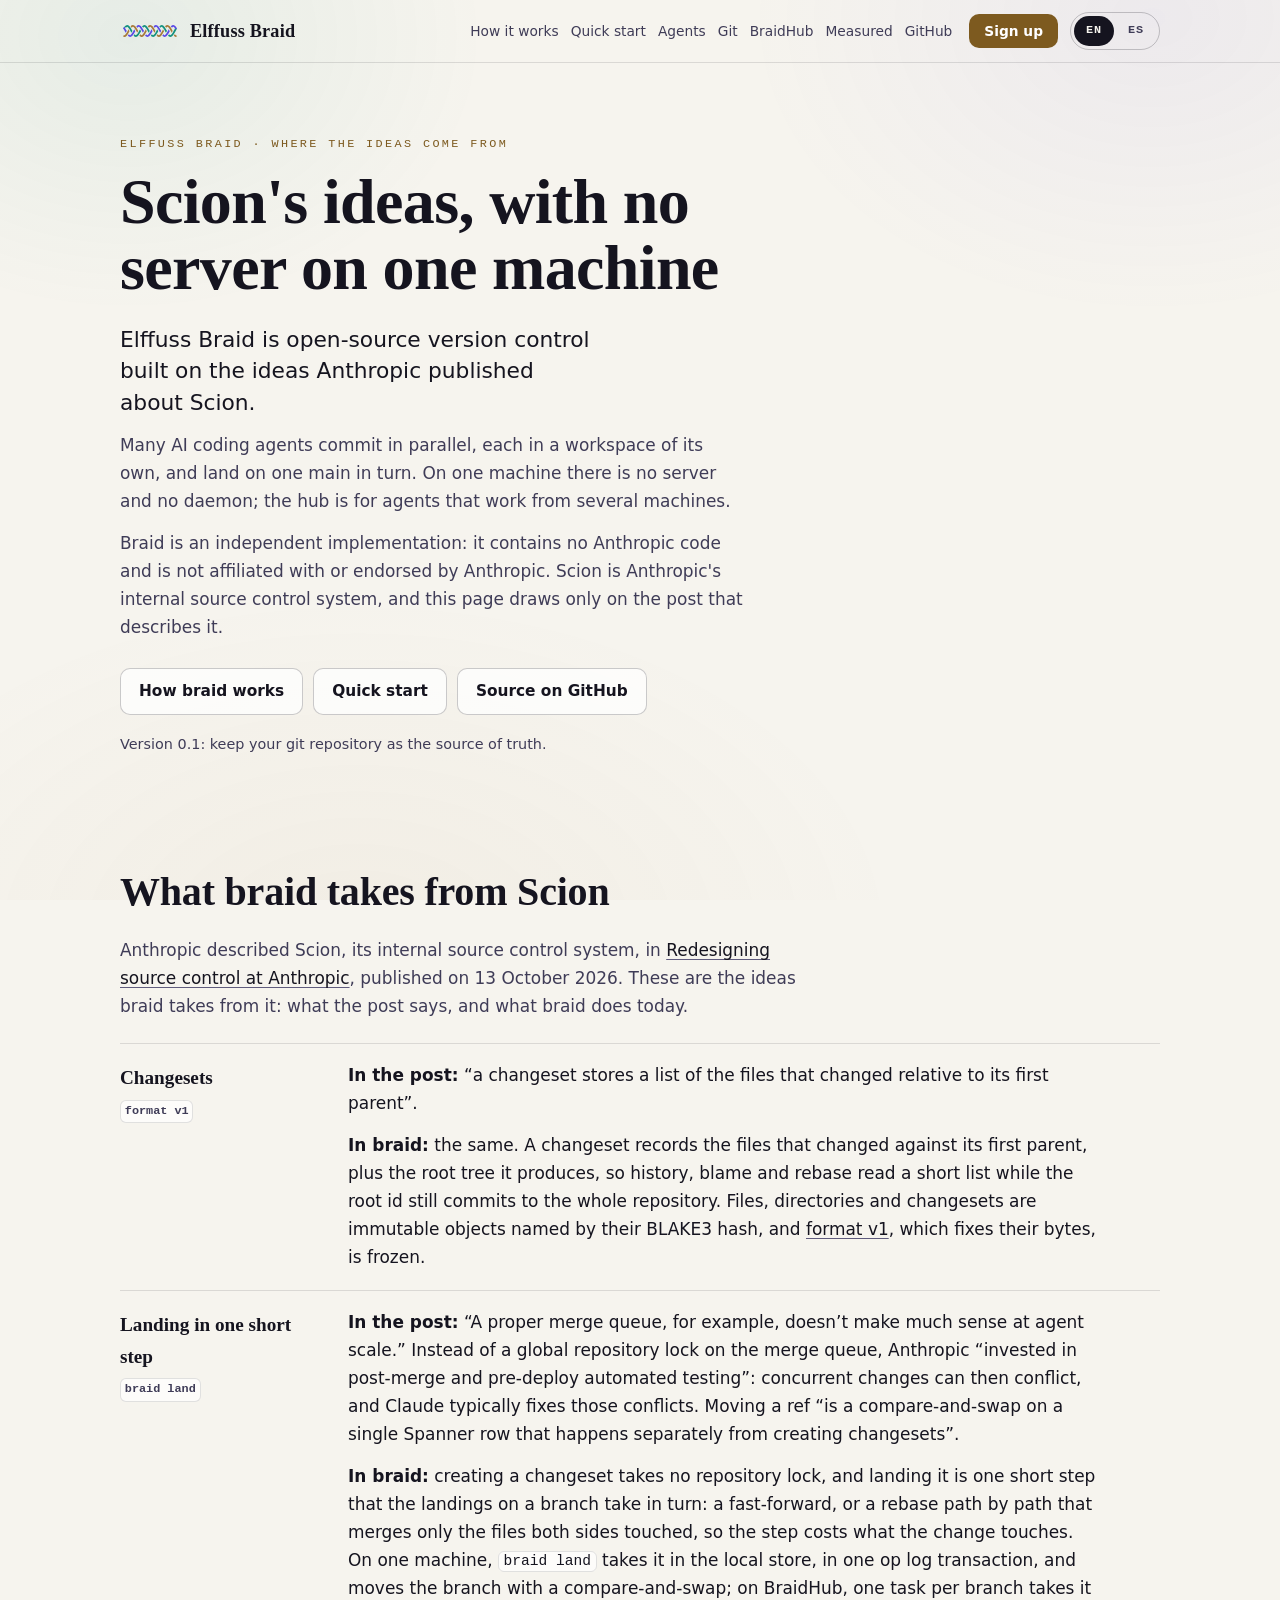
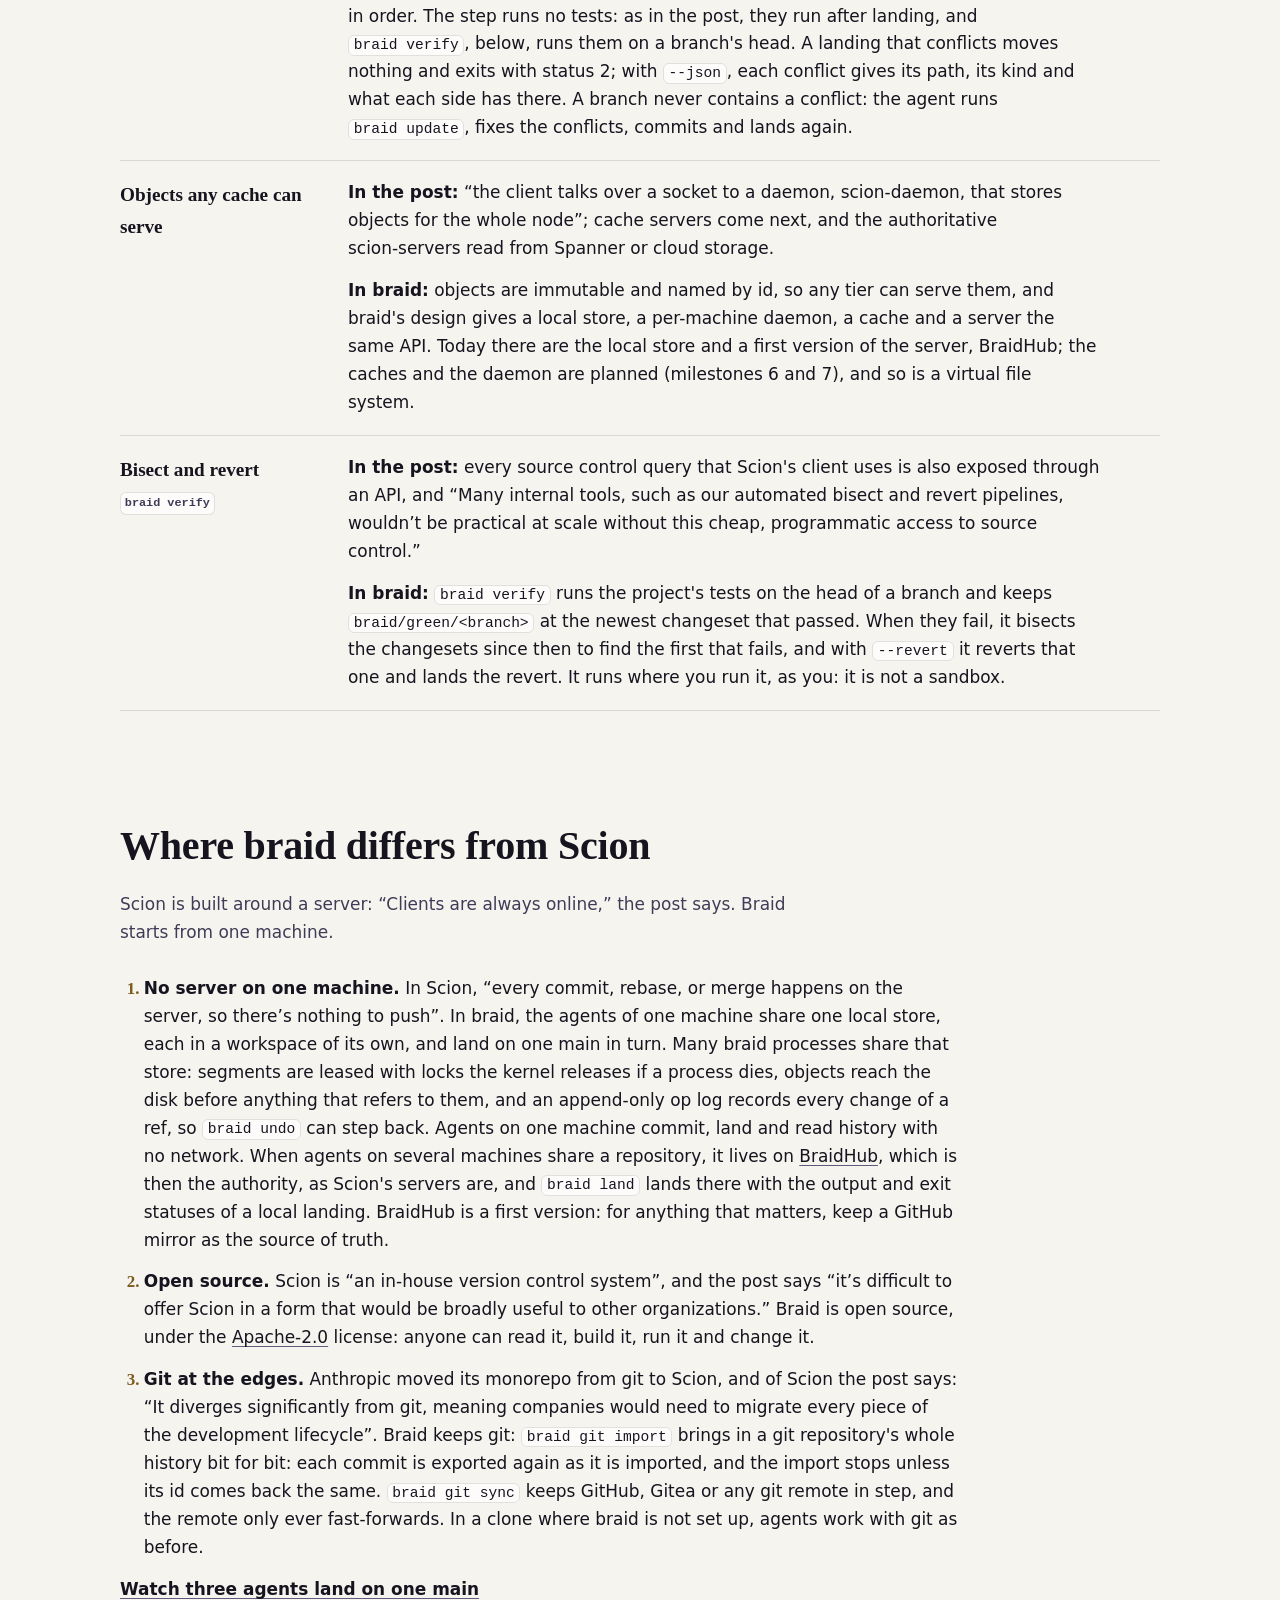
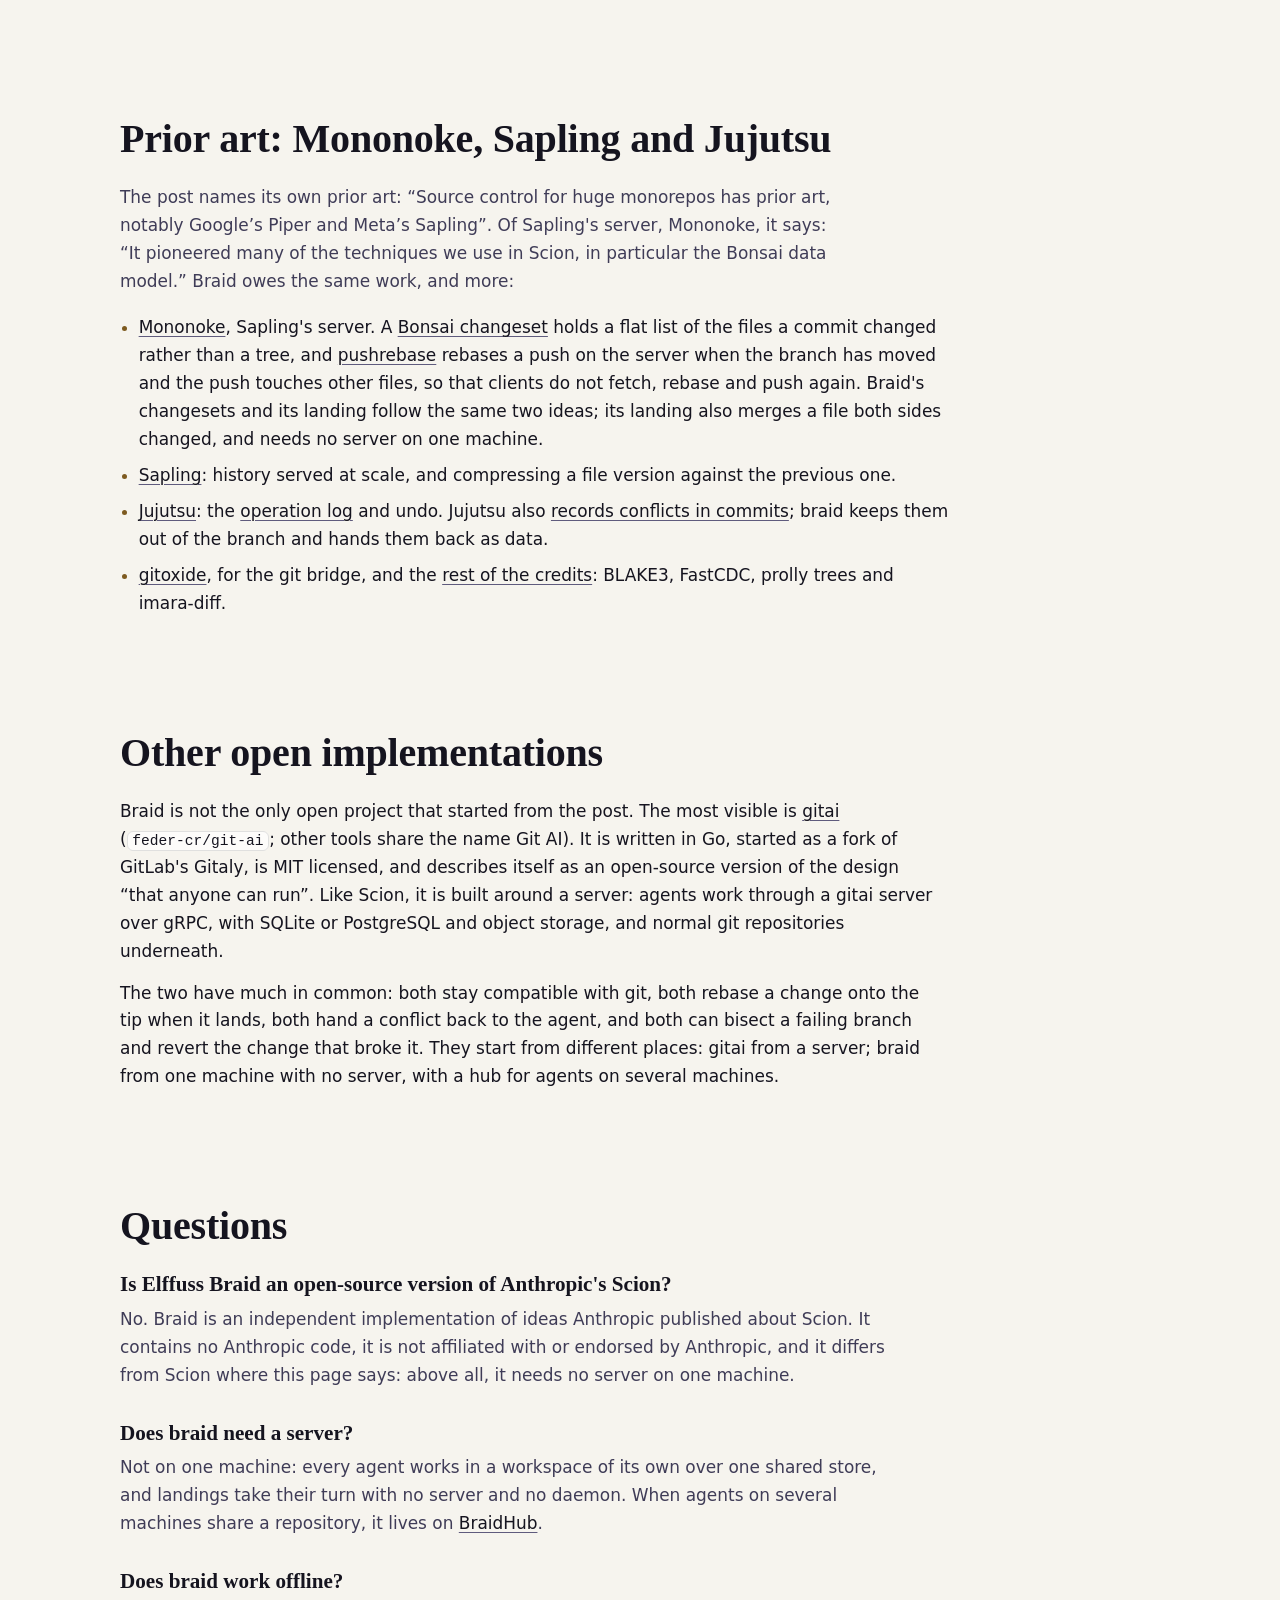
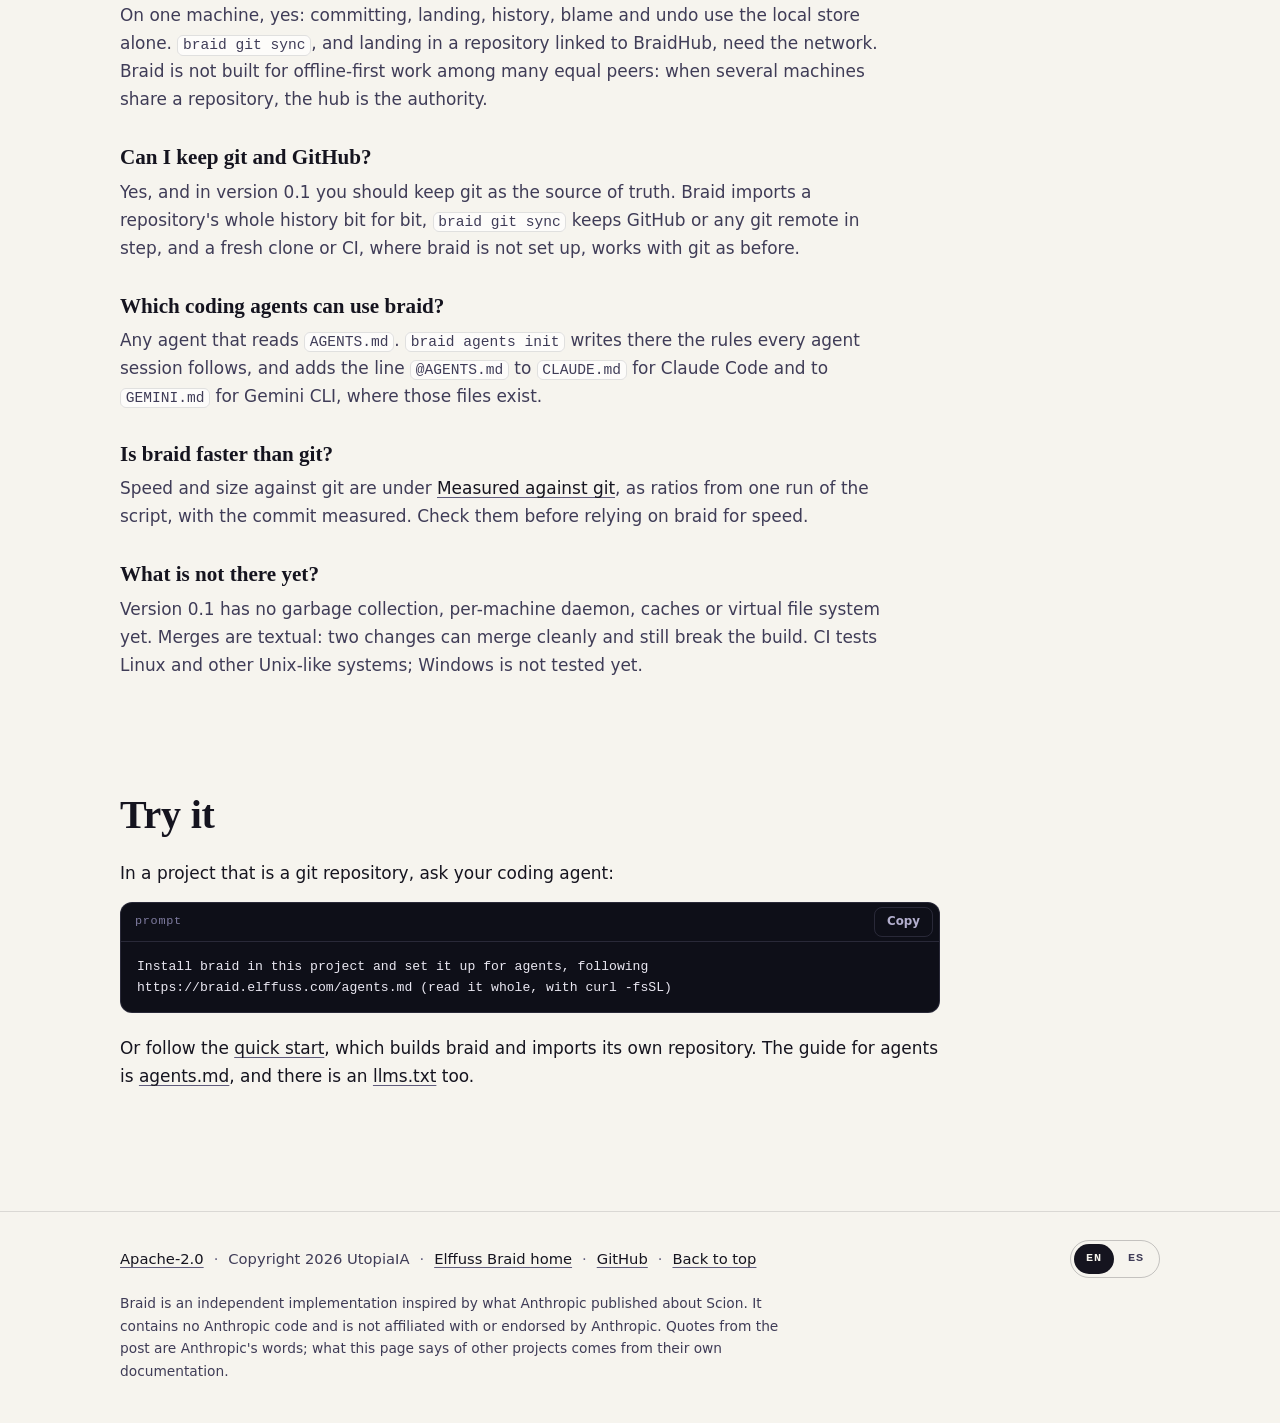
<file: site/scion.html>
<!doctype html>
<!-- SPDX-License-Identifier: Apache-2.0
     Copyright (c) 2026 UtopiaIA -->
<html lang="en" data-title-es="Ideas de Scion en código abierto, sin servidor en una máquina">
<head>
<meta charset="utf-8">
<meta name="viewport" content="width=device-width, initial-scale=1">
<title>Scion's ideas, open source, serverless on one machine</title>
<meta name="description" content="Open-source version control from the ideas Anthropic published about Scion, serverless on one machine. Independent, not affiliated with or endorsed by Anthropic.">
<link rel="canonical" href="https://braid.elffuss.com/scion.html">
<meta name="color-scheme" content="dark light">
<meta name="theme-color" content="#090a11" media="(prefers-color-scheme: dark)">
<meta name="theme-color" content="#f6f4ee" media="(prefers-color-scheme: light)">
<meta property="og:type" content="article">
<meta property="og:site_name" content="Elffuss">
<meta property="og:title" content="Scion's ideas, open source, serverless on one machine">
<meta property="og:description" content="Elffuss Braid starts from the ideas Anthropic published about Scion: many AI coding agents land on one main, with no server on one machine. Independent, not affiliated with or endorsed by Anthropic.">
<meta property="og:url" content="https://braid.elffuss.com/scion.html">
<meta property="og:image" content="https://braid.elffuss.com/og.png">
<meta property="og:image:type" content="image/png">
<meta property="og:image:width" content="1200">
<meta property="og:image:height" content="630">
<meta property="og:image:alt" content="The Elffuss Braid logo and the line Many agents. One main. No retry loop., beside a terminal where three agents commit at once and land in turn, and the third, which changed the same line as the first, gets a conflict while main does not move.">
<meta property="og:locale" content="en_US">
<meta property="og:locale:alternate" content="es_ES">
<meta name="twitter:card" content="summary_large_image">
<meta name="twitter:title" content="Scion's ideas, open source, serverless on one machine">
<meta name="twitter:description" content="Elffuss Braid starts from the ideas Anthropic published about Scion: many AI coding agents land on one main, with no server on one machine. Independent, not affiliated with or endorsed by Anthropic.">
<meta name="twitter:image" content="https://braid.elffuss.com/og.png">
<meta name="twitter:image:alt" content="The Elffuss Braid logo and the line Many agents. One main. No retry loop., beside a terminal where three agents commit at once and land in turn, and the third, which changed the same line as the first, gets a conflict while main does not move.">
<link rel="icon" href="favicon.svg" type="image/svg+xml">
<link rel="icon" href="favicon-32.png" type="image/png" sizes="32x32">
<link rel="apple-touch-icon" href="apple-touch-icon.png">
<link rel="stylesheet" href="site.css">
<script src="site.js"></script>
<script type="application/ld+json">
{
  "@context": "https://schema.org",
  "@graph": [
    {
      "@type": "WebPage",
      "@id": "https://braid.elffuss.com/scion.html#page",
      "url": "https://braid.elffuss.com/scion.html",
      "name": "Scion's ideas, with no server on one machine",
      "description": "What Elffuss Braid takes from the ideas Anthropic published about Scion, where it differs, the prior art it credits, and other open implementations. Braid is independent and not affiliated with or endorsed by Anthropic.",
      "inLanguage": "en",
      "isPartOf": { "@type": "WebSite", "@id": "https://braid.elffuss.com/#website", "name": "Elffuss Braid", "url": "https://braid.elffuss.com/" },
      "about": { "@type": "SoftwareSourceCode", "@id": "https://braid.elffuss.com/#source", "name": "Elffuss Braid", "codeRepository": "https://github.com/utopia-ia/elffuss-braid" },
      "breadcrumb": { "@id": "https://braid.elffuss.com/scion.html#breadcrumb" }
    },
    {
      "@type": "BreadcrumbList",
      "@id": "https://braid.elffuss.com/scion.html#breadcrumb",
      "itemListElement": [
        { "@type": "ListItem", "position": 1, "name": "Elffuss Braid", "item": "https://braid.elffuss.com/" },
        { "@type": "ListItem", "position": 2, "name": "Scion's ideas, with no server on one machine" }
      ]
    }
  ]
}
</script>
</head>
<body id="top">
<a class="skip" href="#main"><span data-l="en" lang="en">Skip to content</span><span data-l="es" lang="es">Saltar al contenido</span></a>

<header class="site-head">
<div class="wrap head-row">
<a class="brand" href="./"><svg xmlns="http://www.w3.org/2000/svg" viewBox="0 0 320 96" class="mark" aria-hidden="true" focusable="false"><defs><mask id="hm-cut0" maskUnits="userSpaceOnUse" x="0" y="0" width="320" height="96"><rect x="0" y="0" width="320" height="96" fill="#fff"/><path d="M38.67 21.01C41.17 21.11 43.67 22.42 46.17 24.77C48.67 27.12 51.17 30.51 53.67 34.5C56.17 38.49 58.67 43.08 61.17 47.69C63.67 52.3 66.17 56.92 68.67 60.96M84.67 74.99C87.17 74.89 89.67 73.58 92.17 71.23C94.67 68.88 97.17 65.49 99.67 61.5C102.17 57.51 104.67 52.92 107.17 48.31C109.67 43.7 112.17 39.08 114.67 35.04M130.67 21.01C133.17 21.11 135.67 22.42 138.17 24.77C140.67 27.12 143.17 30.51 145.67 34.5C148.17 38.49 150.67 43.08 153.17 47.69C155.67 52.3 158.17 56.92 160.67 60.96M176.67 74.99C179.17 74.89 181.67 73.58 184.17 71.23C186.67 68.88 189.17 65.49 191.67 61.5C194.17 57.51 196.67 52.92 199.17 48.31C201.67 43.7 204.17 39.08 206.67 35.04M222.67 21.01C225.17 21.11 227.67 22.42 230.17 24.77C232.67 27.12 235.17 30.51 237.67 34.5C240.17 38.49 242.67 43.08 245.17 47.69C247.67 52.3 250.17 56.92 252.67 60.96M268.67 74.99C271.11 74.89 273.56 73.64 276 71.38C278.44 69.13 280.89 65.88 283.33 62.03C285.78 58.18 288.22 53.73 290.67 49.23C293.11 44.73 295.56 40.18 298 36.13" fill="none" stroke="#000" stroke-width="18.5" stroke-linecap="butt"/></mask><mask id="hm-cut1" maskUnits="userSpaceOnUse" x="0" y="0" width="320" height="96"><rect x="0" y="0" width="320" height="96" fill="#fff"/><path d="M22 32.94C23.78 35.66 25.56 38.71 27.33 41.91C29.11 45.1 30.89 48.43 32.67 51.68C34.44 54.92 36.22 58.09 38 60.96M54 74.99C56.5 74.89 59 73.58 61.5 71.23C64 68.88 66.5 65.49 69 61.5C71.5 57.51 74 52.92 76.5 48.31C79 43.7 81.5 39.08 84 35.04M100 21.01C102.5 21.11 105 22.42 107.5 24.77C110 27.12 112.5 30.51 115 34.5C117.5 38.49 120 43.08 122.5 47.69C125 52.3 127.5 56.92 130 60.96M146 74.99C148.5 74.89 151 73.58 153.5 71.23C156 68.88 158.5 65.49 161 61.5C163.5 57.51 166 52.92 168.5 48.31C171 43.7 173.5 39.08 176 35.04M192 21.01C194.5 21.11 197 22.42 199.5 24.77C202 27.12 204.5 30.51 207 34.5C209.5 38.49 212 43.08 214.5 47.69C217 52.3 219.5 56.92 222 60.96M238 74.99C240.5 74.89 243 73.58 245.5 71.23C248 68.88 250.5 65.49 253 61.5C255.5 57.51 258 52.92 260.5 48.31C263 43.7 265.5 39.08 268 35.04" fill="none" stroke="#000" stroke-width="18.5" stroke-linecap="butt"/></mask><mask id="hm-cut2" maskUnits="userSpaceOnUse" x="0" y="0" width="320" height="96"><rect x="0" y="0" width="320" height="96" fill="#fff"/><path d="M23.33 74.99C25.83 74.89 28.33 73.58 30.83 71.23C33.33 68.88 35.83 65.49 38.33 61.5C40.83 57.51 43.33 52.92 45.83 48.31C48.33 43.7 50.83 39.08 53.33 35.04M69.33 21.01C71.83 21.11 74.33 22.42 76.83 24.77C79.33 27.12 81.83 30.51 84.33 34.5C86.83 38.49 89.33 43.08 91.83 47.69C94.33 52.3 96.83 56.92 99.33 60.96M115.33 74.99C117.83 74.89 120.33 73.58 122.83 71.23C125.33 68.88 127.83 65.49 130.33 61.5C132.83 57.51 135.33 52.92 137.83 48.31C140.33 43.7 142.83 39.08 145.33 35.04M161.33 21.01C163.83 21.11 166.33 22.42 168.83 24.77C171.33 27.12 173.83 30.51 176.33 34.5C178.83 38.49 181.33 43.08 183.83 47.69C186.33 52.3 188.83 56.92 191.33 60.96M207.33 74.99C209.83 74.89 212.33 73.58 214.83 71.23C217.33 68.88 219.83 65.49 222.33 61.5C224.83 57.51 227.33 52.92 229.83 48.31C232.33 43.7 234.83 39.08 237.33 35.04M253.33 21.01C255.83 21.11 258.33 22.42 260.83 24.77C263.33 27.12 265.83 30.51 268.33 34.5C270.83 38.49 273.33 43.08 275.83 47.69C278.33 52.3 280.83 56.92 283.33 60.96" fill="none" stroke="#000" stroke-width="18.5" stroke-linecap="butt"/></mask></defs><path d="M22 74.94C25.83 75.42 29.67 73 33.5 68.35C37.33 63.7 41.17 56.89 45 49.84C48.83 42.79 52.67 35.58 56.5 30.26C60.33 24.93 64.17 21.55 68 21.06C71.83 20.58 75.67 23 79.5 27.65C83.33 32.3 87.17 39.11 91 46.16C94.83 53.21 98.67 60.42 102.5 65.74C106.33 71.07 110.17 74.45 114 74.94C117.83 75.42 121.67 73 125.5 68.35C129.33 63.7 133.17 56.89 137 49.84C140.83 42.79 144.67 35.58 148.5 30.26C152.33 24.93 156.17 21.55 160 21.06C163.83 20.58 167.67 23 171.5 27.65C175.33 32.3 179.17 39.11 183 46.16C186.83 53.21 190.67 60.42 194.5 65.74C198.33 71.07 202.17 74.45 206 74.94C209.83 75.42 213.67 73 217.5 68.35C221.33 63.7 225.17 56.89 229 49.84C232.83 42.79 236.67 35.58 240.5 30.26C244.33 24.93 248.17 21.55 252 21.06C255.83 20.58 259.67 23 263.5 27.65C267.33 32.3 271.17 39.11 275 46.16C278.83 53.21 282.67 60.42 286.5 65.74C290.33 71.07 294.17 74.45 298 74.94" fill="none" class="sa" stroke-width="9.5" stroke-linecap="round" stroke-linejoin="round" mask="url(#hm-cut0)"/><path d="M22 36.13C25.83 29.78 29.67 24.75 33.5 22.46C37.33 20.17 41.17 20.64 45 23.75C48.83 26.86 52.67 32.56 56.5 39.25C60.33 45.94 64.17 53.52 68 59.87C71.83 66.22 75.67 71.25 79.5 73.54C83.33 75.83 87.17 75.36 91 72.25C94.83 69.14 98.67 63.44 102.5 56.75C106.33 50.06 110.17 42.48 114 36.13C117.83 29.78 121.67 24.75 125.5 22.46C129.33 20.17 133.17 20.64 137 23.75C140.83 26.86 144.67 32.56 148.5 39.25C152.33 45.94 156.17 53.52 160 59.87C163.83 66.22 167.67 71.25 171.5 73.54C175.33 75.83 179.17 75.36 183 72.25C186.83 69.14 190.67 63.44 194.5 56.75C198.33 50.06 202.17 42.48 206 36.13C209.83 29.78 213.67 24.75 217.5 22.46C221.33 20.17 225.17 20.64 229 23.75C232.83 26.86 236.67 32.56 240.5 39.25C244.33 45.94 248.17 53.52 252 59.87C255.83 66.22 259.67 71.25 263.5 73.54C267.33 75.83 271.17 75.36 275 72.25C278.83 69.14 282.67 63.44 286.5 56.75C290.33 50.06 294.17 42.48 298 36.13" fill="none" class="sb" stroke-width="9.5" stroke-linecap="round" stroke-linejoin="round" mask="url(#hm-cut1)"/><path d="M22 32.94C25.83 38.8 29.67 46.26 33.5 53.19C37.33 60.13 41.17 66.46 45 70.41C48.83 74.35 52.67 75.86 56.5 74.5C60.33 73.14 64.17 68.93 68 63.06C71.83 57.2 75.67 49.74 79.5 42.81C83.33 35.87 87.17 29.54 91 25.59C94.83 21.65 98.67 20.14 102.5 21.5C106.33 22.86 110.17 27.07 114 32.94C117.83 38.8 121.67 46.26 125.5 53.19C129.33 60.13 133.17 66.46 137 70.41C140.83 74.35 144.67 75.86 148.5 74.5C152.33 73.14 156.17 68.93 160 63.06C163.83 57.2 167.67 49.74 171.5 42.81C175.33 35.87 179.17 29.54 183 25.59C186.83 21.65 190.67 20.14 194.5 21.5C198.33 22.86 202.17 27.07 206 32.94C209.83 38.8 213.67 46.26 217.5 53.19C221.33 60.13 225.17 66.46 229 70.41C232.83 74.35 236.67 75.86 240.5 74.5C244.33 73.14 248.17 68.93 252 63.06C255.83 57.2 259.67 49.74 263.5 42.81C267.33 35.87 271.17 29.54 275 25.59C278.83 21.65 282.67 20.14 286.5 21.5C290.33 22.86 294.17 27.07 298 32.94" fill="none" class="sc" stroke-width="9.5" stroke-linecap="round" stroke-linejoin="round" mask="url(#hm-cut2)"/></svg><span lang="en">Elffuss Braid</span></a>
<nav class="nav" aria-label="Site" data-aria-en="Site" data-aria-es="Sitio">
<ul>
<li><a href="./#how"><span data-l="en" lang="en">How it works</span><span data-l="es" lang="es">Cómo funciona</span></a></li>
<li><a href="./#start"><span data-l="en" lang="en">Quick start</span><span data-l="es" lang="es">Primeros pasos</span></a></li>
<li><a href="./#agents"><span data-l="en" lang="en">Agents</span><span data-l="es" lang="es">Agentes</span></a></li>
<li><a href="./#git">Git</a></li>
<li><a href="./#hub">BraidHub</a></li>
<li><a href="./#measured"><span data-l="en" lang="en">Measured</span><span data-l="es" lang="es">Medido</span></a></li>
<li><a href="https://github.com/utopia-ia/elffuss-braid">GitHub</a></li>
</ul>
</nav>
<a class="btn btn-primary btn-head" href="https://braidhub.elffuss.com/login"><span data-l="en" lang="en">Sign up<span class="sr-only"> for BraidHub</span></span><span data-l="es" lang="es">Regístrate<span class="sr-only"> en BraidHub</span></span></a>
<div class="lang" role="group" aria-label="Language" data-aria-en="Language" data-aria-es="Idioma" hidden>
<button type="button" data-set-lang="en" lang="en" aria-pressed="true" title="English">EN</button><button type="button" data-set-lang="es" lang="es" aria-pressed="false" title="Español">ES</button>
</div>
</div>
</header>

<main id="main" tabindex="-1">

<section class="hero" aria-labelledby="hero-title">
<div class="wrap narrow">
<p class="eyebrow"><span data-l="en" lang="en">Elffuss Braid · where the ideas come from</span><span data-l="es" lang="es">Elffuss Braid · de dónde vienen las ideas</span></p>
<h1 id="hero-title"><span data-l="en" lang="en">Scion's ideas, with no server on one machine</span> <span data-l="es" lang="es">Las ideas de Scion, sin servidor en una sola máquina</span></h1>
<p class="pitch" data-l="en" lang="en">Elffuss Braid is open-source version control built on the ideas Anthropic published about Scion.</p>
<p class="pitch" data-l="es" lang="es">Elffuss Braid es un sistema de control de versiones de código abierto que parte de las ideas que Anthropic publicó sobre Scion.</p>
<p class="sub" data-l="en" lang="en">Many AI coding agents commit in parallel, each in a workspace of its own, and land on one main in turn. On one machine there is no server and no daemon; the hub is for agents that work from several machines.</p>
<p class="sub" data-l="es" lang="es">Muchos agentes de IA hacen commit en paralelo, cada uno en su propio espacio de trabajo, y aterrizan por turnos en un solo main. En una sola máquina no hay servidor ni daemon; el hub es para los agentes que trabajan desde varias máquinas.</p>
<p class="sub" data-l="en" lang="en">Braid is an independent implementation: it contains no Anthropic code and is not affiliated with or endorsed by Anthropic. Scion is Anthropic's internal source control system, and this page draws only on the post that describes it.</p>
<p class="sub" data-l="es" lang="es">Braid es una implementación independiente: no contiene código de Anthropic y no tiene relación con Anthropic ni cuenta con su respaldo. Scion es el sistema interno de control de versiones de Anthropic, y esta página solo se basa en el artículo que lo describe.</p>
<div class="cta">
<a class="btn" href="./#how"><span data-l="en" lang="en">How braid works</span><span data-l="es" lang="es">Cómo funciona braid</span></a>
<a class="btn" href="./#start"><span data-l="en" lang="en">Quick start</span><span data-l="es" lang="es">Primeros pasos</span></a>
<a class="btn" href="https://github.com/utopia-ia/elffuss-braid"><span data-l="en" lang="en">Source on GitHub</span><span data-l="es" lang="es">El código en GitHub</span></a>
</div>
<p class="fine"><span data-l="en" lang="en">Version 0.1: keep your git repository as the source of truth.</span><span data-l="es" lang="es">Versión 0.1: tu repositorio de git sigue siendo la fuente de verdad.</span></p>
</div>
</section>

<section id="takes" class="sec" aria-labelledby="takes-title">
<div class="wrap">
<div class="sec-head">
<h2 id="takes-title"><span data-l="en" lang="en">What braid takes from Scion</span> <span data-l="es" lang="es">Qué toma braid de Scion</span></h2>
</div>
<p class="lead" data-l="en" lang="en">Anthropic described Scion, its internal source control system, in <a href="https://www.anthropic.com/research/redesigning-source-control">Redesigning source control at Anthropic</a>, published on 13 October 2026. These are the ideas braid takes from it: what the post says, and what braid does today.</p>
<p class="lead" data-l="es" lang="es">Anthropic describió Scion, su sistema interno de control de versiones, en <a href="https://www.anthropic.com/research/redesigning-source-control">Redesigning source control at Anthropic</a>, publicado el 13 de octubre de 2026. Estas son las ideas que braid toma de él: lo que dice el artículo y lo que braid hace hoy.</p>
<dl class="rows">
<div class="row">
<dt><span data-l="en" lang="en">Changesets</span><span data-l="es" lang="es">Changesets</span><code lang="en">format v1</code></dt>
<dd><div data-l="en" lang="en">
<p><strong>In the post:</strong> “a changeset stores a list of the files that changed relative to its first parent”.</p>
<p><strong>In braid:</strong> the same. A changeset records the files that changed against its first parent, plus the root tree it produces, so history, blame and rebase read a short list while the root id still commits to the whole repository. Files, directories and changesets are immutable objects named by their BLAKE3 hash, and <a href="https://github.com/utopia-ia/elffuss-braid/blob/main/docs/spec/format-v1.md">format v1</a>, which fixes their bytes, is frozen.</p>
</div><div data-l="es" lang="es">
<p><strong>En el artículo:</strong> un changeset guarda la lista de los ficheros que cambiaron respecto a su primer padre.</p>
<p><strong>En braid:</strong> lo mismo. Un changeset registra los ficheros que cambiaron respecto a su primer padre, más el árbol raíz que resulta, así que la historia, blame y el rebase leen una lista corta y el id de la raíz sigue fijando el estado de todo el repositorio. Ficheros, directorios y changesets son objetos inmutables que se nombran por su hash BLAKE3, y el <a href="https://github.com/utopia-ia/elffuss-braid/blob/main/docs/spec/format-v1.md">formato v1</a>, que fija sus bytes, está congelado.</p>
</div></dd>
</div>
<div class="row">
<dt><span data-l="en" lang="en">Landing in one short step</span><span data-l="es" lang="es">Aterrizar en un paso corto</span><code lang="en">braid land</code></dt>
<dd><div data-l="en" lang="en">
<p><strong>In the post:</strong> “A proper merge queue, for example, doesn’t make much sense at agent scale.” Instead of a global repository lock on the merge queue, Anthropic “invested in post-merge and pre-deploy automated testing”: concurrent changes can then conflict, and Claude typically fixes those conflicts. Moving a ref “is a compare-and-swap on a single Spanner row that happens separately from creating changesets”.</p>
<p><strong>In braid:</strong> creating a changeset takes no repository lock, and landing it is one short step that the landings on a branch take in turn: a fast-forward, or a rebase path by path that merges only the files both sides touched, so the step costs what the change touches. On one machine, <code>braid land</code> takes it in the local store, in one op log transaction, and moves the branch with a compare-and-swap; on BraidHub, one task per branch takes it in order. The step runs no tests: as in the post, they run after landing, and <code>braid verify</code>, below, runs them on a branch's head. A landing that conflicts moves nothing and exits with status 2; with <code class="nw">--json</code>, each conflict gives its path, its kind and what each side has there. A branch never contains a conflict: the agent runs <code>braid update</code>, fixes the conflicts, commits and lands again.</p>
</div><div data-l="es" lang="es">
<p><strong>En el artículo:</strong> una cola de fusión como es debido no tiene mucho sentido a la escala de los agentes. En vez de un cerrojo global del repositorio sobre la cola de fusión, Anthropic ha invertido en tests automáticos después de fusionar y antes de desplegar; los cambios simultáneos pueden entonces entrar en conflicto, y Claude suele arreglar esos conflictos. Mover una ref es un compare-and-swap sobre una sola fila de Spanner, aparte de crear changesets.</p>
<p><strong>En braid:</strong> crear un changeset no bloquea el repositorio, y aterrizarlo es un paso corto que los aterrizajes en una rama dan por turnos: un fast-forward, o un rebase ruta a ruta que solo fusiona los ficheros que han tocado los dos lados, así que el paso cuesta lo que toca el cambio. En una sola máquina, <code>braid land</code> lo da en el almacén local, en una sola transacción del registro de operaciones, y mueve la rama con un compare-and-swap; en BraidHub, una tarea por rama lo da en orden. El paso no ejecuta tests: como en el artículo, los tests van después de aterrizar, y <code>braid verify</code>, más abajo, los ejecuta sobre la cabeza de una rama. Un aterrizaje con conflictos no mueve nada y sale con 2; con <code class="nw">--json</code>, cada conflicto da su ruta, su tipo y lo que tiene cada lado. Una rama nunca contiene un conflicto: el agente hace <code>braid update</code>, arregla los conflictos, hace commit y vuelve a aterrizar.</p>
</div></dd>
</div>
<div class="row">
<dt><span data-l="en" lang="en">Objects any cache can serve</span><span data-l="es" lang="es">Objetos que sirve cualquier caché</span></dt>
<dd><div data-l="en" lang="en">
<p><strong>In the post:</strong> “the client talks over a socket to a daemon, <span class="nw">scion-daemon</span>, that stores objects for the whole node”; cache servers come next, and the authoritative <span class="nw">scion-servers</span> read from Spanner or cloud storage.</p>
<p><strong>In braid:</strong> objects are immutable and named by id, so any tier can serve them, and braid's design gives a local store, a per-machine daemon, a cache and a server the same API. Today there are the local store and a first version of the server, BraidHub; the caches and the daemon are planned (milestones 6 and 7), and so is a virtual file system.</p>
</div><div data-l="es" lang="es">
<p><strong>En el artículo:</strong> el cliente habla por un socket con un daemon, <span class="nw">scion-daemon</span>, que guarda los objetos de todo el nodo; después vienen servidores de caché, y los <span class="nw">scion-servers</span>, que son la autoridad, leen de Spanner o del almacenamiento en la nube.</p>
<p><strong>En braid:</strong> los objetos son inmutables y se nombran por su id, así que cualquier nivel puede servirlos, y el diseño de braid da la misma API a un almacén local, a un daemon por máquina, a una caché y a un servidor. Hoy existen el almacén local y una primera versión del servidor, BraidHub; las cachés y el daemon están previstos (fases 6 y 7), igual que un sistema de ficheros virtual.</p>
</div></dd>
</div>
<div class="row">
<dt><span data-l="en" lang="en">Bisect and revert</span><span data-l="es" lang="es">Bisección y reversión</span><code lang="en">braid verify</code></dt>
<dd><div data-l="en" lang="en">
<p><strong>In the post:</strong> every source control query that Scion's client uses is also exposed through an API, and “Many internal tools, such as our automated bisect and revert pipelines, wouldn’t be practical at scale without this cheap, programmatic access to source control.”</p>
<p><strong>In braid:</strong> <code>braid verify</code> runs the project's tests on the head of a branch and keeps <code>braid/green/&lt;branch&gt;</code> at the newest changeset that passed. When they fail, it bisects the changesets since then to find the first that fails, and with <code class="nw">--revert</code> it reverts that one and lands the revert. It runs where you run it, as you: it is not a sandbox.</p>
</div><div data-l="es" lang="es">
<p><strong>En el artículo:</strong> todas las consultas de control de versiones que usa el cliente de Scion están también en una API, y muchas herramientas internas, como sus procesos automáticos de bisección y reversión, no serían prácticas a gran escala sin ese acceso barato y programático al control de versiones.</p>
<p><strong>En braid:</strong> <code>braid verify</code> ejecuta los tests del proyecto sobre la cabeza de una rama y mantiene <code>braid/green/&lt;rama&gt;</code> en el changeset más reciente que los pasó. Cuando fallan, busca por bisección, entre los changesets posteriores, el primero que falla y, con <code class="nw">--revert</code>, lo revierte y aterriza la reversión. Se ejecuta donde lo lances y con tus permisos: no es un sandbox.</p>
</div></dd>
</div>
</dl>
</div>
</section>

<section id="differs" class="sec" aria-labelledby="differs-title">
<div class="wrap">
<div class="sec-head">
<h2 id="differs-title"><span data-l="en" lang="en">Where braid differs from Scion</span> <span data-l="es" lang="es">En qué se aparta braid de Scion</span></h2>
</div>
<p class="lead" data-l="en" lang="en">Scion is built around a server: “Clients are always online,” the post says. Braid starts from one machine.</p>
<p class="lead" data-l="es" lang="es">Scion gira en torno a un servidor: según el artículo, sus clientes están siempre conectados. Braid empieza por una sola máquina.</p>
<ol class="points" data-l="en" lang="en">
<li><strong>No server on one machine.</strong> In Scion, “every commit, rebase, or merge happens on the server, so there’s nothing to push”. In braid, the agents of one machine share one local store, each in a workspace of its own, and land on one main in turn. Many braid processes share that store: segments are leased with locks the kernel releases if a process dies, objects reach the disk before anything that refers to them, and an append-only op log records every change of a ref, so <code>braid undo</code> can step back. Agents on one machine commit, land and read history with no network. When agents on several machines share a repository, it lives on <a href="./#hub">BraidHub</a>, which is then the authority, as Scion's servers are, and <code>braid land</code> lands there with the output and exit statuses of a local landing. BraidHub is a first version: for anything that matters, keep a GitHub mirror as the source of truth.</li>
<li><strong>Open source.</strong> Scion is “an in-house version control system”, and the post says “it’s difficult to offer Scion in a form that would be broadly useful to other organizations.” Braid is open source, under the <a href="https://github.com/utopia-ia/elffuss-braid/blob/main/LICENSE"><span class="nw">Apache-2.0</span></a> license: anyone can read it, build it, run it and change it.</li>
<li><strong>Git at the edges.</strong> Anthropic moved its monorepo from git to Scion, and of Scion the post says: “It diverges significantly from git, meaning companies would need to migrate every piece of the development lifecycle”. Braid keeps git: <code>braid git import</code> brings in a git repository's whole history bit for bit: each commit is exported again as it is imported, and the import stops unless its id comes back the same. <code>braid git sync</code> keeps GitHub, Gitea or any git remote in step, and the remote only ever fast-forwards. In a clone where braid is not set up, agents work with git as before.</li>
</ol>
<ol class="points" data-l="es" lang="es">
<li><strong>Sin servidor en una sola máquina.</strong> En Scion, todo commit, rebase o fusión ocurre en el servidor, así que no hay nada que subir con push. En braid, los agentes de una máquina comparten un único almacén local, cada uno en su propio espacio de trabajo, y aterrizan por turnos en un solo main. Muchos procesos de braid comparten ese almacén: los segmentos se reservan con cerrojos que el kernel libera si un proceso muere, los objetos llegan al disco antes que lo que apunta a ellos, y un registro de operaciones que solo crece apunta cada cambio de ref, para que <code>braid undo</code> pueda dar marcha atrás. Los agentes de una máquina hacen commit, aterrizan y leen la historia sin red. Cuando agentes de varias máquinas comparten un repositorio, este vive en <a href="./#hub">BraidHub</a>, que pasa a ser la autoridad, como los servidores de Scion, y <code>braid land</code> aterriza allí con la misma salida y los mismos códigos de salida que un aterrizaje local. BraidHub es una primera versión: para todo lo que importe, ten un espejo en GitHub como fuente de verdad.</li>
<li><strong>Código abierto.</strong> Scion es un sistema de control de versiones interno, y el artículo dice que es difícil ofrecerlo de una forma que les sea útil a otras organizaciones en general. Braid es de código abierto, con licencia <a href="https://github.com/utopia-ia/elffuss-braid/blob/main/LICENSE"><span class="nw">Apache-2.0</span></a>: cualquiera puede leerlo, compilarlo, ejecutarlo y cambiarlo.</li>
<li><strong>Git en los bordes.</strong> Anthropic pasó su monorepo de git a Scion, y el artículo dice que Scion se aparta tanto de git que una empresa tendría que migrar cada pieza de su ciclo de desarrollo. Braid se queda con git: <code>braid git import</code> trae toda la historia de un repositorio de git bit a bit: cada commit se vuelve a exportar al importarlo, y la importación se detiene si su id no sale idéntico. <code>braid git sync</code> mantiene al día GitHub, Gitea o cualquier remoto de git, y el remoto solo avanza en fast-forward. En un clon donde braid no está configurado, los agentes trabajan con git, como siempre.</li>
</ol>
<p class="next-link"><a href="./#story"><span data-l="en" lang="en">Watch three agents land on one main</span><span data-l="es" lang="es">Mira cómo aterrizan tres agentes en un solo main</span></a></p>
</div>
</section>

<section id="prior-art" class="sec" aria-labelledby="prior-art-title">
<div class="wrap">
<div class="sec-head">
<h2 id="prior-art-title"><span data-l="en" lang="en">Prior art: Mononoke, Sapling and Jujutsu</span> <span data-l="es" lang="es">Lo que vino antes: Mononoke, Sapling y Jujutsu</span></h2>
</div>
<p class="lead" data-l="en" lang="en">The post names its own prior art: “Source control for huge monorepos has prior art, notably Google’s Piper and Meta’s Sapling”. Of Sapling's server, Mononoke, it says: “It pioneered many of the techniques we use in Scion, in particular the Bonsai data model.” Braid owes the same work, and more:</p>
<p class="lead" data-l="es" lang="es">El artículo cita sus propios precedentes: Piper, de Google, y Sapling, de Meta. Del servidor de Sapling, Mononoke, dice que fue pionero en muchas de las técnicas que usa Scion, en particular el modelo de datos Bonsai. Braid les debe lo mismo, y algo más:</p>
<ul class="honest prior" data-l="en" lang="en">
<li><a href="https://github.com/facebook/sapling/tree/main/eden/mononoke">Mononoke</a>, Sapling's server. A <a href="https://github.com/facebook/sapling/blob/main/eden/mononoke/docs/2.1-bonsai-data-model.md">Bonsai changeset</a> holds a flat list of the files a commit changed rather than a tree, and <a href="https://github.com/facebook/sapling/blob/main/eden/mononoke/docs/4.1-pushrebase.md">pushrebase</a> rebases a push on the server when the branch has moved and the push touches other files, so that clients do not fetch, rebase and push again. Braid's changesets and its landing follow the same two ideas; its landing also merges a file both sides changed, and needs no server on one machine.</li>
<li><a href="https://sapling-scm.com">Sapling</a>: history served at scale, and compressing a file version against the previous one.</li>
<li><a href="https://github.com/jj-vcs/jj">Jujutsu</a>: the <a href="https://docs.jj-vcs.dev/latest/operation-log/">operation log</a> and undo. Jujutsu also <a href="https://docs.jj-vcs.dev/latest/conflicts/">records conflicts in commits</a>; braid keeps them out of the branch and hands them back as data.</li>
<li><a href="https://github.com/GitoxideLabs/gitoxide">gitoxide</a>, for the git bridge, and the <a href="./#honest">rest of the credits</a>: BLAKE3, FastCDC, prolly trees and <span class="nw">imara-diff</span>.</li>
</ul>
<ul class="honest prior" data-l="es" lang="es">
<li><a href="https://github.com/facebook/sapling/tree/main/eden/mononoke">Mononoke</a>, el servidor de Sapling. Un <a href="https://github.com/facebook/sapling/blob/main/eden/mononoke/docs/2.1-bonsai-data-model.md">changeset de Bonsai</a> guarda una lista plana de los ficheros que cambió un commit, en vez de un árbol, y <a href="https://github.com/facebook/sapling/blob/main/eden/mononoke/docs/4.1-pushrebase.md">pushrebase</a> hace en el servidor el rebase de un push cuando la rama se ha movido y el push toca otros ficheros, para que los clientes no tengan que volver a hacer fetch, rebase y push. Los changesets de braid y su forma de aterrizar siguen esas dos ideas; además, al aterrizar, braid fusiona un fichero que han cambiado los dos lados, y en una sola máquina no necesita servidor.</li>
<li><a href="https://sapling-scm.com">Sapling</a>: servir historia a gran escala y comprimir cada versión de un fichero respecto a la anterior.</li>
<li><a href="https://github.com/jj-vcs/jj">Jujutsu</a>: el <a href="https://docs.jj-vcs.dev/latest/operation-log/">registro de operaciones</a> y el deshacer. Jujutsu además <a href="https://docs.jj-vcs.dev/latest/conflicts/">guarda los conflictos en los commits</a>; braid los deja fuera de la rama y los devuelve como datos.</li>
<li><a href="https://github.com/GitoxideLabs/gitoxide">gitoxide</a>, por el puente con git, y el <a href="./#honest">resto de los créditos</a>: BLAKE3, FastCDC, los prolly trees e <span class="nw">imara-diff</span>.</li>
</ul>
</div>
</section>

<section id="others" class="sec" aria-labelledby="others-title">
<div class="wrap narrow">
<div class="sec-head">
<h2 id="others-title"><span data-l="en" lang="en">Other open implementations</span> <span data-l="es" lang="es">Otras implementaciones abiertas</span></h2>
</div>
<p data-l="en" lang="en">Braid is not the only open project that started from the post. The most visible is <a href="https://github.com/feder-cr/git-ai">gitai</a> (<code class="nw">feder-cr/git-ai</code>; other tools share the name Git AI). It is written in Go, started as a fork of GitLab's Gitaly, is MIT licensed, and describes itself as an open-source version of the design “that anyone can run”. Like Scion, it is built around a server: agents work through a gitai server over gRPC, with SQLite or PostgreSQL and object storage, and normal git repositories underneath.</p>
<p data-l="es" lang="es">Braid no es el único proyecto abierto que salió de ese artículo. El más visible es <a href="https://github.com/feder-cr/git-ai">gitai</a> (<code class="nw">feder-cr/git-ai</code>; hay otras herramientas que se llaman Git AI). Está escrito en Go, empezó como un fork de Gitaly, de GitLab, tiene licencia MIT y se presenta como una versión de código abierto de ese diseño que cualquiera puede ejecutar. Como Scion, gira en torno a un servidor: los agentes trabajan a través de un servidor de gitai por gRPC, con SQLite o PostgreSQL y almacenamiento de objetos, y por debajo hay repositorios de git normales.</p>
<p data-l="en" lang="en">The two have much in common: both stay compatible with git, both rebase a change onto the tip when it lands, both hand a conflict back to the agent, and both can bisect a failing branch and revert the change that broke it. They start from different places: gitai from a server; braid from one machine with no server, with a hub for agents on several machines.</p>
<p data-l="es" lang="es">Los dos tienen mucho en común: ambos siguen siendo compatibles con git, ambos hacen rebase de un cambio sobre la punta al aterrizarlo, ambos devuelven el conflicto al agente y ambos pueden buscar por bisección el cambio que rompió una rama y revertirlo. Lo que cambia es el punto de partida: gitai, un servidor; braid, una sola máquina sin servidor, con un hub para los agentes de varias máquinas.</p>
</div>
</section>

<section id="questions" class="sec faq" aria-labelledby="questions-title">
<div class="wrap narrow">
<div class="sec-head">
<h2 id="questions-title"><span data-l="en" lang="en">Questions</span> <span data-l="es" lang="es">Preguntas</span></h2>
</div>
<div class="qa" data-l="en" lang="en">
<h3>Is Elffuss Braid an open-source version of Anthropic's Scion?</h3>
<p>No. Braid is an independent implementation of ideas Anthropic published about Scion. It contains no Anthropic code, it is not affiliated with or endorsed by Anthropic, and it differs from Scion where this page says: above all, it needs no server on one machine.</p>
<h3>Does braid need a server?</h3>
<p>Not on one machine: every agent works in a workspace of its own over one shared store, and landings take their turn with no server and no daemon. When agents on several machines share a repository, it lives on <a href="./#hub">BraidHub</a>.</p>
<h3>Does braid work offline?</h3>
<p>On one machine, yes: committing, landing, history, blame and undo use the local store alone. <code>braid git sync</code>, and landing in a repository linked to BraidHub, need the network. Braid is not built for offline-first work among many equal peers: when several machines share a repository, the hub is the authority.</p>
<h3>Can I keep git and GitHub?</h3>
<p>Yes, and in version 0.1 you should keep git as the source of truth. Braid imports a repository's whole history bit for bit, <code>braid git sync</code> keeps GitHub or any git remote in step, and a fresh clone or CI, where braid is not set up, works with git as before.</p>
<h3>Which coding agents can use braid?</h3>
<p>Any agent that reads <code>AGENTS.md</code>. <code>braid agents init</code> writes there the rules every agent session follows, and adds the line <code>@AGENTS.md</code> to <code>CLAUDE.md</code> for Claude Code and to <code>GEMINI.md</code> for Gemini CLI, where those files exist.</p>
<h3>Is braid faster than git?</h3>
<p>Speed and size against git are under <a href="./#measured">Measured against git</a>, as ratios from one run of the script, with the commit measured. Check them before relying on braid for speed.</p>
<h3>What is not there yet?</h3>
<p>Version 0.1 has no garbage collection, per-machine daemon, caches or virtual file system yet. Merges are textual: two changes can merge cleanly and still break the build. CI tests Linux and other Unix-like systems; Windows is not tested yet.</p>
</div>
<div class="qa" data-l="es" lang="es">
<h3>¿Es Elffuss Braid una versión de código abierto de Scion, de Anthropic?</h3>
<p>No. Braid es una implementación independiente de ideas que Anthropic publicó sobre Scion. No contiene código de Anthropic, no tiene relación con Anthropic ni cuenta con su respaldo, y se aparta de Scion donde dice esta página: sobre todo, en una sola máquina no necesita servidor.</p>
<h3>¿Braid necesita un servidor?</h3>
<p>En una sola máquina, no: cada agente trabaja en su propio espacio de trabajo sobre un único almacén compartido, y los aterrizajes van por turnos, sin servidor ni daemon. Cuando agentes de varias máquinas comparten un repositorio, este vive en <a href="./#hub">BraidHub</a>.</p>
<h3>¿Braid funciona sin conexión?</h3>
<p>En una sola máquina, sí: hacer commit, aterrizar, la historia, blame y deshacer usan solo el almacén local. <code>braid git sync</code>, y aterrizar en un repositorio enlazado a BraidHub, necesitan red. Braid no está pensado para trabajar sin conexión entre muchos iguales: cuando varias máquinas comparten un repositorio, el hub es la autoridad.</p>
<h3>¿Puedo seguir con git y GitHub?</h3>
<p>Sí, y en la versión 0.1 conviene que git siga siendo la fuente de verdad. Braid importa toda la historia de un repositorio bit a bit, <code>braid git sync</code> mantiene al día GitHub o cualquier remoto de git, y un clon nuevo o la integración continua, donde braid no está configurado, siguen con git como siempre.</p>
<h3>¿Qué agentes de programación pueden usar braid?</h3>
<p>Cualquiera que lea <code>AGENTS.md</code>. <code>braid agents init</code> escribe ahí las reglas que sigue cada sesión, y añade la línea <code>@AGENTS.md</code> a <code>CLAUDE.md</code> para Claude Code y a <code>GEMINI.md</code> para Gemini CLI, si esos ficheros existen.</p>
<h3>¿Braid es más rápido que git?</h3>
<p>La velocidad y el tamaño frente a git están en <a href="./#measured">«Medido frente a git»</a>, como ratios de una ejecución del script y con el commit medido. Compruébalos antes de contar con la velocidad de braid.</p>
<h3>¿Qué falta todavía?</h3>
<p>La versión 0.1 aún no tiene recolección de basura, daemon por máquina, cachés ni sistema de ficheros virtual. Las fusiones son textuales: dos cambios pueden fusionarse limpiamente y aun así romper la compilación. La integración continua prueba Linux y otros sistemas tipo Unix; Windows aún no se prueba.</p>
</div>
</div>
</section>

<section id="try" class="sec" aria-labelledby="try-title">
<div class="wrap narrow">
<div class="sec-head">
<h2 id="try-title"><span data-l="en" lang="en">Try it</span> <span data-l="es" lang="es">Pruébalo</span></h2>
</div>
<p data-l="en" lang="en">In a project that is a git repository, ask your coding agent:</p>
<p data-l="es" lang="es">En un proyecto que sea un repositorio de git, pídeselo a tu agente de programación:</p>
<div class="code prompt" data-l="en" lang="en">
<div class="code-bar"><span>prompt</span><button class="copy" type="button" aria-label="Copy the prompt" data-aria-en="Copy the prompt" data-aria-es="Copiar la petición" hidden><span class="c-idle" data-l="en" lang="en">Copy</span><span class="c-idle" data-l="es" lang="es">Copiar</span><span class="c-done" data-l="en" lang="en">Copied</span><span class="c-done" data-l="es" lang="es">Copiado</span></button></div>
<pre tabindex="0" role="region" aria-label="The prompt for your agent" data-aria-en="The prompt for your agent" data-aria-es="La petición para tu agente"><code>Install braid in this project and set it up for agents, following https://braid.elffuss.com/agents.md (read it whole, with curl -fsSL)</code></pre>
</div>
<div class="code prompt" data-l="es" lang="es">
<div class="code-bar"><span>petición</span><button class="copy" type="button" aria-label="Copiar la petición" data-aria-en="Copy the prompt" data-aria-es="Copiar la petición" hidden><span class="c-idle" data-l="en" lang="en">Copy</span><span class="c-idle" data-l="es" lang="es">Copiar</span><span class="c-done" data-l="en" lang="en">Copied</span><span class="c-done" data-l="es" lang="es">Copiado</span></button></div>
<pre tabindex="0" role="region" aria-label="La petición para tu agente" data-aria-en="The prompt for your agent" data-aria-es="La petición para tu agente"><code>Instala braid en este proyecto y configúralo para agentes siguiendo https://braid.elffuss.com/agents.md (léelo entero, con curl -fsSL)</code></pre>
</div>
<p data-l="en" lang="en">Or follow the <a href="./#start">quick start</a>, which builds braid and imports its own repository. The guide for agents is <a href="agents.md">agents.md</a>, and there is an <a href="llms.txt">llms.txt</a> too.</p>
<p data-l="es" lang="es">O sigue los <a href="./#start">primeros pasos</a>, que compilan braid e importan su propio repositorio. La guía para agentes es <a href="agents.md">agents.md</a>, en inglés, y también hay un <a href="llms.txt">llms.txt</a>.</p>
</div>
</section>

</main>

<footer class="site-foot">
<div class="wrap">
<div class="foot-row">
<a href="https://github.com/utopia-ia/elffuss-braid/blob/main/LICENSE">Apache-2.0</a>
<span class="dot" aria-hidden="true">·</span>
<span>Copyright 2026 UtopiaIA</span>
<span class="dot" aria-hidden="true">·</span>
<a href="./"><span data-l="en" lang="en">Elffuss Braid home</span><span data-l="es" lang="es">Inicio de Elffuss Braid</span></a>
<span class="dot" aria-hidden="true">·</span>
<a href="https://github.com/utopia-ia/elffuss-braid">GitHub</a>
<span class="dot" aria-hidden="true">·</span>
<a href="#top"><span data-l="en" lang="en">Back to top</span><span data-l="es" lang="es">Volver arriba</span></a>
<span class="lang lang-foot" role="group" aria-label="Language" data-aria-en="Language" data-aria-es="Idioma" hidden><button type="button" data-set-lang="en" lang="en" aria-pressed="true" title="English">EN</button><button type="button" data-set-lang="es" lang="es" aria-pressed="false" title="Español">ES</button></span>
</div>
<p class="foot-note" data-l="en" lang="en">Braid is an independent implementation inspired by what Anthropic published about Scion. It contains no Anthropic code and is not affiliated with or endorsed by Anthropic. Quotes from the post are Anthropic's words; what this page says of other projects comes from their own documentation.</p>
<p class="foot-note" data-l="es" lang="es">Braid es una implementación independiente inspirada en lo que Anthropic publicó sobre Scion. No contiene código de Anthropic y no tiene relación con Anthropic ni cuenta con su respaldo. Las citas del artículo son palabras de Anthropic; lo que esta página dice de otros proyectos sale de su propia documentación.</p>
</div>
</footer>
<p id="live" class="sr-only" role="status" aria-live="polite"></p>
</body>
</html>
</file>
<file: site/site.css>
/* SPDX-License-Identifier: Apache-2.0
   Copyright (c) 2026 UtopiaIA
   Elffuss Braid · braid.elffuss.com
   Static: no web fonts, no external requests. Dark by default, as on
   elffuss.com; light when the system asks for it. Terminals stay dark in
   both. */

:root {
  --ground: #090a11;
  --surface: rgb(22, 23, 38);
  --surface-soft: rgba(22, 23, 38, .62);
  --line: rgba(150, 146, 184, .14);
  --line-strong: rgba(150, 146, 184, .28);
  --text: #eae8f2;
  --text-dim: #b3afce;
  --muted: #7f7ca0;
  /* --muted is for strokes, dots and dashed borders; text that should look
     quieter than --text-dim uses this, which keeps 4.5:1 even where the
     aurora lightens the ground */
  --muted-text: #8e8bb0;
  /* strand colours: text and graphics are the same in the dark */
  --brass: #c8a06a;
  --teal: #54dcc6;
  --indigo: #8272ff;
  --magenta: #e779cf;
  --g-brass: #c8a06a;
  --g-teal: #54dcc6;
  --g-indigo: #8272ff;
  --g-magenta: #e779cf;
  --btn-bg: linear-gradient(135deg, #e6c294, #c8a06a);
  --btn-ink: #140f08;
  --focus: #c8a06a;
  --tint-x: rgba(231, 121, 207, .07);
  --tint-x-line: rgba(231, 121, 207, .38);
  --aurora-teal: rgba(84, 220, 198, .13);
  --aurora-indigo: rgba(130, 114, 255, .16);
  --aurora-brass: rgba(200, 160, 106, .08);
  /* terminals: the same in both themes */
  --term-bg: #0e0f18;
  --term-line: rgba(150, 146, 184, .2);
  --term-text: #eae8f2;
  --term-dim: #b3afce;
  --term-muted: #7f7ca0;
  --term-a: #c8a06a;
  --term-b: #54dcc6;
  --term-c: #8272ff;
  --term-x: #e779cf;
  --serif: "Iowan Old Style", Georgia, "Palatino Linotype", Palatino, serif;
  --sans: system-ui, -apple-system, "Segoe UI", Roboto, sans-serif;
  --mono: ui-monospace, "SF Mono", Menlo, Consolas, monospace;
  --r: 16px;
  --r-sm: 10px;
  color-scheme: dark;
}

@media (prefers-color-scheme: light) {
  :root {
    --ground: #f6f4ee;
    --surface: #fff;
    --surface-soft: rgba(255, 255, 255, .72);
    --line: rgba(21, 20, 31, .12);
    --line-strong: rgba(21, 20, 31, .22);
    --text: #15141f;
    --text-dim: #3f3c57;
    --muted: #5f5b7d;
    --muted-text: #5f5b7d;
    --brass: #7d5a1f;
    --teal: #0b6f61;
    --indigo: #4b3bd1;
    --magenta: #a2307f;
    --g-brass: #a77a3a;
    --g-teal: #13917f;
    --g-indigo: #5b4ae6;
    --g-magenta: #a2307f;
    --btn-bg: #7d5a1f;
    --btn-ink: #fff;
    --focus: #7d5a1f;
    --tint-x: rgba(162, 48, 127, .05);
    --tint-x-line: rgba(162, 48, 127, .34);
    --aurora-teal: rgba(19, 145, 127, .07);
    --aurora-indigo: rgba(91, 74, 230, .06);
    --aurora-brass: rgba(167, 122, 58, .05);
    color-scheme: light;
  }
}

/* ------------------------------------------------------------- language */
/* Both languages are in the page; the one that does not match html[lang]
   is not shown. Without JavaScript the page is English. */
html:not([lang="es"]) [data-l="es"],
html[lang="es"] [data-l="en"] {
  display: none !important;
}

/* ------------------------------------------------------------- base */
*, *::before, *::after { box-sizing: border-box; }
html {
  background: var(--ground);
  -webkit-text-size-adjust: 100%;
  text-size-adjust: 100%;
}
body {
  margin: 0;
  min-height: 100vh;
  color: var(--text);
  font-family: var(--sans);
  font-size: 1.06rem;
  line-height: 1.65;
  overflow-wrap: break-word;
}
body::before {
  content: "";
  position: fixed;
  inset: 0;
  z-index: -1;
  pointer-events: none;
  background:
    radial-gradient(40% 44% at 10% 4%, var(--aurora-teal), transparent 70%),
    radial-gradient(44% 46% at 90% 2%, var(--aurora-indigo), transparent 72%),
    radial-gradient(56% 50% at 28% 104%, var(--aurora-brass), transparent 76%);
}
img, svg { max-width: 100%; }
p, ul, ol, dl, figure, h1, h2, h3, h4, pre { margin: 0; }
a { color: inherit; text-decoration-color: var(--muted); text-decoration-thickness: 1px; text-underline-offset: .2em; }
a:hover { text-decoration-color: currentColor; }
p a, li a, dd a, td a, figcaption a { color: var(--text); }
code {
  font-family: var(--mono);
  font-size: .86em;
  padding: .08em .32em;
  border-radius: 6px;
  background: var(--surface-soft);
  border: 1px solid var(--line);
  white-space: nowrap;
}
@media (max-width: 640px) {
  code { white-space: normal; overflow-wrap: anywhere; }
}
:focus-visible {
  outline: 2px solid var(--focus);
  outline-offset: 3px;
  border-radius: 4px;
}
main:focus { outline: none; }
::selection { background: rgba(130, 114, 255, .35); }

.sr-only {
  position: absolute !important;
  width: 1px;
  height: 1px;
  padding: 0;
  margin: -1px;
  overflow: hidden;
  clip: rect(0 0 0 0);
  white-space: nowrap;
  border: 0;
}
.skip {
  position: absolute;
  left: 16px;
  top: -60px;
  z-index: 10;
  padding: 10px 14px;
  border-radius: var(--r-sm);
  background: var(--text);
  color: var(--ground);
  font-weight: 600;
  text-decoration: none;
}
.skip:focus { top: 12px; }

.wrap {
  width: 100%;
  max-width: 1120px;
  margin-inline: auto;
  padding-inline: clamp(16px, 4vw, 40px);
}
.narrow > * { max-width: 820px; }
.narrow-left { max-width: 820px; }

/* ------------------------------------------------------------- header */
.site-head { border-bottom: 1px solid var(--line); }
.head-row {
  display: flex;
  flex-wrap: wrap;
  align-items: center;
  gap: 8px 18px;
  padding-block: 12px;
}
.brand {
  display: inline-flex;
  align-items: center;
  gap: 10px;
  color: var(--text);
  text-decoration: none;
  font-family: var(--serif);
  font-weight: 600;
  font-size: 1.14rem;
  letter-spacing: .01em;
}
.brand .mark { width: 60px; height: auto; display: block; }
.mark .sa, .logo .sa { stroke: var(--g-brass); }
.mark .sb, .logo .sb { stroke: var(--g-teal); }
.mark .sc, .logo .sc { stroke: var(--g-indigo); }
.nav { order: 3; width: 100%; }
.nav ul {
  display: flex;
  flex-wrap: wrap;
  gap: 2px 2px;
  list-style: none;
  padding: 0;
  margin: 0 -10px;
}
.nav a {
  display: inline-block;
  padding: 6px 10px;
  border-radius: 8px;
  color: var(--text-dim);
  text-decoration: none;
  font-size: .9rem;
}
.nav a:hover { color: var(--text); background: var(--surface-soft); }
/* on a phone the section links keep to two rows in both languages: GitHub
   is already a button in the hero and a link in the footer */
@media (max-width: 539px) {
  .nav li:last-child { display: none; }
}
@media (max-width: 479px) {
  .nav ul { margin-inline: -6px; }
  .nav a { padding-inline: 6px; }
}
.lang {
  display: inline-flex;
  gap: 2px;
  padding: 3px;
  border: 1px solid var(--line-strong);
  border-radius: 999px;
}
.lang[hidden] { display: none; }
.head-row > .lang { margin-left: auto; }
.lang button {
  min-width: 40px;
  min-height: 30px;
  padding: 5px 10px;
  border: 0;
  border-radius: 999px;
  background: transparent;
  color: var(--text-dim);
  font: 600 .74rem/1 var(--mono);
  letter-spacing: .08em;
  cursor: pointer;
}
.lang button:hover { color: var(--text); }
.lang button[aria-pressed="true"] { background: var(--text); color: var(--ground); }
@media (forced-colors: active) {
  .lang button[aria-pressed="true"] { forced-color-adjust: none; background: Highlight; color: HighlightText; }
}
/* sign up: a compact primary button next to the language toggle, from 480px
   up; narrower, the brand and the toggle fill the row, and the hero's button
   comes first under the header, with what it does */
.head-row > .btn-head {
  min-height: 34px;
  margin-left: auto;
  padding: 5px 14px;
  font-size: .86rem;
  white-space: nowrap;
}
@media (min-width: 480px) {
  .head-row > .lang { margin-left: 0; }
}
@media (max-width: 479px) {
  .head-row > .btn-head { display: none; }
}
/* the narrowest phones keep the brand and the toggle on one row */
@media (max-width: 359px) {
  .head-row { column-gap: 12px; }
  .brand .mark { width: 50px; }
}

/* from 1180px the header is one row: the brand, the section links, the
   sign-up button and the toggle. The links are closer together there, so
   that the row holds them in Spanish too */
@media (min-width: 1180px) {
  .head-row { column-gap: 12px; }
  .nav { order: 0; width: auto; margin-left: auto; }
  .nav ul { margin: 0; }
  .nav a { padding-inline: 5px; font-size: .86rem; }
  .head-row > .btn-head { margin-left: 0; }
  .head-row > .lang { margin-left: 0; }
}

/* ------------------------------------------------------------- hero */
.hero { padding-top: clamp(28px, 6vw, 72px); }
.hero-grid {
  display: grid;
  gap: 26px;
  grid-template-columns: minmax(0, 1fr);
  grid-template-areas: "logo" "copy" "card";
}
.hero-logo { grid-area: logo; }
.hero-copy { grid-area: copy; }
.hero-card { grid-area: card; }
.hero-logo .logo { display: block; width: 100%; max-width: 320px; height: auto; }
@media (min-width: 900px) {
  .hero-grid {
    grid-template-columns: minmax(0, 1.08fr) minmax(0, .92fr);
    grid-template-areas: "copy logo" "copy card";
    grid-template-rows: auto 1fr;
    column-gap: clamp(32px, 5vw, 64px);
    row-gap: 22px;
    align-items: start;
  }
  .hero-logo .logo { max-width: 460px; margin-inline: auto; }
  .hero-copy { padding-top: 8px; }
}
.eyebrow {
  font-family: var(--mono);
  font-size: .74rem;
  letter-spacing: .2em;
  text-transform: uppercase;
  color: var(--brass);
}
h1 {
  margin-top: 14px;
  font-family: var(--serif);
  font-weight: 600;
  font-size: clamp(2.2rem, 6vw, 4rem);
  line-height: 1.04;
  letter-spacing: -.01em;
  text-wrap: balance;
}
.nw { white-space: nowrap; }
.pitch {
  margin-top: 22px;
  max-width: 34ch;
  font-size: clamp(1.18rem, 2.2vw, 1.36rem);
  line-height: 1.45;
}
.sub { margin-top: 14px; max-width: 58ch; color: var(--text-dim); }
.cta { display: flex; flex-wrap: wrap; gap: 10px; margin-top: 26px; }
.btn {
  display: inline-flex;
  align-items: center;
  min-height: 44px;
  padding: 10px 18px;
  border: 1px solid var(--line-strong);
  border-radius: var(--r-sm);
  background: var(--surface-soft);
  color: var(--text);
  font-weight: 600;
  font-size: .96rem;
  text-decoration: none;
}
.btn:hover { border-color: var(--text-dim); }
.btn-primary { background: var(--btn-bg); color: var(--btn-ink); border-color: transparent; }
.btn-primary:hover { border-color: transparent; filter: brightness(1.06); }
/* the hero's sign-up button, with one line under it that says what happens */
.signup { margin-top: 26px; }
.signup-note { margin-top: 10px; max-width: 48ch; font-size: .9rem; line-height: 1.55; color: var(--text-dim); }
.signup + .cta { margin-top: 18px; }
.fine { margin-top: 18px; font-size: .9rem; color: var(--text-dim); }
.hero-card figcaption {
  margin-top: 10px;
  max-width: 60ch;
  font-size: .9rem;
  line-height: 1.55;
  color: var(--text-dim);
}

/* the strands of the hero logo draw in, once */
.logo .sa, .logo .sb, .logo .sc { stroke-dasharray: 1 2; stroke-dashoffset: 0; }
@media (prefers-reduced-motion: no-preference) {
  .logo .sa, .logo .sb, .logo .sc { animation: draw 1.5s cubic-bezier(.22, .61, .36, 1) both; }
  .logo .sb { animation-delay: .16s; }
  .logo .sc { animation-delay: .32s; }
}
@keyframes draw { from { stroke-dashoffset: 1; } to { stroke-dashoffset: 0; } }

/* ------------------------------------------------------------- terminals */
.term {
  --agent: var(--term-line);
  position: relative;
  margin-block: 18px 22px;
  border: 1px solid var(--term-line);
  border-left: 3px solid var(--agent);
  border-radius: 12px;
  background: var(--term-bg);
  color: var(--term-dim);
  overflow: hidden;
  font-family: var(--mono);
}
.term.t-a { --agent: var(--term-a); }
.term.t-b { --agent: var(--term-b); }
.term.t-c { --agent: var(--term-c); }
.term.t-n { --agent: var(--term-muted); }
.term-hero {
  margin: 0;
  border-left-width: 1px;
  box-shadow: inset 2px 0 0 var(--term-a), inset 4px 0 0 var(--term-b), inset 6px 0 0 var(--term-c);
}
.term-bar {
  display: flex;
  justify-content: space-between;
  align-items: center;
  gap: 12px;
  min-height: 34px;
  padding: 6px 14px;
  border-bottom: 1px solid var(--term-line);
  color: var(--term-dim);
  font-size: .76rem;
  letter-spacing: .02em;
}
.term-bar > span:first-child { white-space: nowrap; }
.term-bar .bar-note { color: var(--term-dim); font-style: italic; text-align: right; text-wrap: balance; }
.term pre, .code pre {
  padding: 14px 16px;
  overflow-x: auto;
  font-family: var(--mono);
  font-size: .82rem;
  line-height: 1.62;
  white-space: pre;
  tab-size: 4;
}
.term code, .code code, .task code {
  padding: 0;
  border: 0;
  border-radius: 0;
  background: none;
  font-size: inherit;
  white-space: inherit;
  overflow-wrap: inherit;
}
.term-hero pre { white-space: pre-wrap; overflow-wrap: anywhere; font-size: .8rem; padding: 16px 18px 16px 22px; }
.term .pr { color: var(--term-muted); }
.term .cmd { color: var(--term-text); }
.term .id { color: var(--term-muted); }
.term .el { color: var(--term-muted); }
.term .ag-a { color: var(--term-a); }
.term .ag-b { color: var(--term-b); }
.term .ag-c { color: var(--term-c); }
.term .x, .term .x .id { color: var(--term-x); }
.term .ln-a, .term .ln-a .id { color: var(--term-a); }
.term .ln-b, .term .ln-b .id { color: var(--term-b); }
.term .ln-c, .term .ln-c .id { color: var(--term-c); }
.exit {
  display: inline-block;
  padding: 1px 8px;
  border: 1px solid var(--term-x);
  border-radius: 999px;
  color: var(--term-x);
  font-family: var(--mono);
  font-size: .72rem;
  line-height: 1.5;
  letter-spacing: .04em;
  white-space: nowrap;
  vertical-align: 1px;
}
.story .term pre { white-space: pre-wrap; overflow-wrap: anywhere; }
/* blame is columns: it keeps its lines, like the copyable blocks below.
   On a phone it leaves the ids out, and its bar note says so, and on the
   narrowest its type is a little smaller, so that every line fits whole */
.story .term-cols pre { white-space: pre; overflow-wrap: normal; }
.bn-ids { display: none; }
@media (max-width: 480px) {
  .term-blame .bl-id { display: none; }
  .term-blame .bn-ids { display: inline; }
}
@media (max-width: 359px) {
  .story .term-blame pre { padding-inline: 12px; font-size: .76rem; }
}
/* the op log wraps an entry that does not fit under itself, past its
   number, so what each landing did stays in view. Its lines are inline
   blocks, not blocks, so its text reads and copies as braid prints it */
.term-oplog .ol { display: inline-block; width: 100%; padding-left: 4ch; text-indent: -4ch; }

/* copyable blocks and column transcripts keep their exact text and scroll
   in their own box; site.js marks one that is wider than its box, and the
   text fades at the edge that has more, so a phone shows that it scrolls */
.code pre.more-right, .term-cols pre.more-right {
  -webkit-mask-image: linear-gradient(to right, #000 calc(100% - 56px), transparent);
  mask-image: linear-gradient(to right, #000 calc(100% - 56px), transparent);
}
.code pre.more-left, .term-cols pre.more-left {
  -webkit-mask-image: linear-gradient(to right, transparent, #000 40px);
  mask-image: linear-gradient(to right, transparent, #000 40px);
}
.code pre.more-left.more-right, .term-cols pre.more-left.more-right {
  -webkit-mask-image: linear-gradient(to right, transparent, #000 40px, #000 calc(100% - 56px), transparent);
  mask-image: linear-gradient(to right, transparent, #000 40px, #000 calc(100% - 56px), transparent);
}
.code pre:focus-visible, .term-cols pre:focus-visible { outline-offset: -2px; border-radius: 0 0 11px 11px; }
@supports selector(:has(*)) {
  .code:has(> pre:focus-visible), .term-cols:has(> pre:focus-visible) { outline: 2px solid var(--focus); outline-offset: 2px; }
  .code > pre:focus-visible, .term-cols > pre:focus-visible { outline: none; }
}
.code {
  margin-block: 14px 22px;
  border: 1px solid var(--term-line);
  border-radius: 12px;
  background: var(--term-bg);
  color: var(--term-text);
  overflow: hidden;
}
/* the prompt under "Ask your agent" is a sentence, not a command: it wraps,
   so that a phone shows all of it */
.code.prompt pre { white-space: pre-wrap; overflow-wrap: anywhere; }
.code-bar {
  display: flex;
  justify-content: space-between;
  align-items: center;
  min-height: 38px;
  padding: 4px 6px 4px 14px;
  border-bottom: 1px solid var(--term-line);
  color: var(--term-muted);
  font: .74rem/1 var(--mono);
  letter-spacing: .06em;
}
.copy {
  min-height: 30px;
  padding: 4px 12px;
  border: 1px solid var(--term-line);
  border-radius: 8px;
  background: transparent;
  color: var(--term-dim);
  font: 600 .74rem/1 var(--sans);
  cursor: pointer;
}
.copy:hover { color: var(--term-text); border-color: var(--term-dim); }
.copy:focus-visible { outline-color: #c8a06a; }
.copy .c-done { display: none; }
.copy.copied .c-idle { display: none; }
.copy.copied .c-done { display: inline; }
.copy.copied { color: var(--term-b); border-color: var(--term-b); }

/* ------------------------------------------------------------- sections */
.sec { padding-top: clamp(64px, 9vw, 112px); }
.sec-head { margin-bottom: 22px; }
.sec-head .eyebrow { margin-bottom: 10px; }
h2 {
  font-family: var(--serif);
  font-weight: 600;
  font-size: clamp(1.75rem, 3.6vw, 2.5rem);
  line-height: 1.15;
  letter-spacing: -.005em;
  text-wrap: balance;
}
h3 {
  font-family: var(--serif);
  font-weight: 600;
  font-size: clamp(1.3rem, 2.4vw, 1.6rem);
  line-height: 1.25;
  text-wrap: balance;
}
.sec p + p, .sec p + .code, .sec .code + p { margin-top: 14px; }
.lead { max-width: 66ch; color: var(--text-dim); }
.note, .after, .licence, .run-note { color: var(--text-dim); font-size: .94rem; }

/* ------------------------------------------------------------- story */
.chapter {
  display: grid;
  grid-template-columns: minmax(0, 1fr);
  margin-top: clamp(36px, 5vw, 56px);
}
.ch-num {
  font-family: var(--serif);
  font-weight: 600;
  font-size: 1.15rem;
  line-height: 1;
  color: var(--brass);
  letter-spacing: .04em;
  margin-bottom: 8px;
}
.ch-main { min-width: 0; max-width: 820px; }
.ch-main > p { max-width: 66ch; }
.ch-main > h3 + p { margin-top: 12px; }
.ch-main > p + p { margin-top: 14px; }
@media (min-width: 960px) {
  .chapter { grid-template-columns: 96px minmax(0, 1fr); }
  .ch-num { font-size: 2.6rem; margin: 0; padding-top: 2px; text-align: left; }
}
.ch-x {
  padding: clamp(18px, 3vw, 30px) clamp(16px, 3vw, 30px) clamp(10px, 2vw, 20px);
  margin-inline: calc(-1 * clamp(16px, 3vw, 30px));
  border: 1px solid var(--tint-x-line);
  border-radius: var(--r);
  background: var(--tint-x);
}
@media (max-width: 640px) {
  .ch-x { margin-inline: -8px; padding-inline: 8px; }
}
.tasks {
  display: grid;
  grid-template-columns: repeat(auto-fit, minmax(200px, 1fr));
  gap: 10px;
  margin-top: 18px;
  padding: 0;
  list-style: none;
}
.task {
  border: 1px solid var(--term-line);
  border-top: 3px solid var(--agent);
  border-radius: 10px;
  background: var(--term-bg);
  color: var(--term-dim);
  font-family: var(--mono);
  font-size: .8rem;
}
.task.t-a { --agent: var(--term-a); }
.task.t-b { --agent: var(--term-b); }
.task.t-c { --agent: var(--term-c); }
.task-who {
  display: block;
  padding: 7px 12px;
  border-bottom: 1px solid var(--term-line);
  color: var(--agent);
  font-size: .74rem;
}
.task pre { padding: 10px 12px; font-size: .8rem; line-height: 1.6; white-space: pre-wrap; }
.task .del, .task .ctx { color: var(--term-muted); }
.task .add { color: var(--agent); }
.loop-row { display: grid; gap: 12px; align-items: center; margin-top: 14px; }
.loop-row p + p { margin-top: 0; }
.loop-fig { max-width: 420px; justify-self: center; width: 100%; }
/* equal halves, so the figure keeps room for its labels next to the text */
@media (min-width: 1000px) {
  .loop-row { grid-template-columns: minmax(0, 1fr) minmax(0, 1fr); gap: 24px; }
}
.gitloop { display: block; width: 100%; height: auto; }
.gitloop .gl-path { fill: none; stroke: var(--text-dim); stroke-width: 3.2; stroke-linecap: round; stroke-linejoin: round; opacity: .8; }
.gitloop .gl-dot { fill: var(--text-dim); }
.gitloop .gl-dot-x { fill: var(--g-magenta); }
.gitloop .gl-t { fill: var(--text-dim); font: 17px var(--mono); }
.gitloop .gl-x { fill: var(--magenta); font: 600 17px var(--mono); }
.gitloop .gl-ar { fill: var(--text-dim); }
details.run {
  margin-top: 24px;
  border: 1px solid var(--line-strong);
  border-radius: 12px;
  background: var(--surface-soft);
}
details.run > summary {
  cursor: pointer;
  padding: 12px 16px;
  font-weight: 600;
  list-style-position: inside;
}
details.run[open] > summary { border-bottom: 1px solid var(--line); }
details.run .code { margin: 12px; }

/* ------------------------------------------------------------- autosync */
.as-band {
  padding: clamp(20px, 4vw, 36px);
  border: 1.5px dashed var(--muted);
  border-radius: var(--r);
  background: var(--surface-soft);
}
.as-band h2 { margin-top: 12px; font-size: clamp(1.45rem, 3vw, 2rem); }
.as-band p:not(.pill) { margin-top: 14px; max-width: 66ch; color: var(--text-dim); }
.pill {
  display: inline-block;
  padding: 3px 10px;
  border: 1px solid var(--line-strong);
  border-radius: 999px;
  color: var(--text-dim);
  font: .72rem/1.5 var(--mono);
  letter-spacing: .12em;
  text-transform: uppercase;
}

/* ------------------------------------------------------------- diagram */
.diagram {
  margin-top: 6px;
  padding: clamp(10px, 2vw, 22px);
  border: 1px solid var(--line);
  border-radius: var(--r);
  background: var(--surface-soft);
}
.dgm { display: block; width: 100%; height: auto; }
.dgm-tall { display: none; max-width: 460px; margin-inline: auto; }
@media (max-width: 999px) {
  .dgm-wide { display: none; }
  .dgm-tall { display: block; }
}
@media (max-width: 479px) {
  .diagram { padding: 6px; }
}
.dgm .band { fill: var(--surface-soft); stroke: var(--line-strong); }
.dgm .card { fill: var(--surface); stroke: var(--line-strong); }
.dgm .acc-a { fill: var(--g-brass); }
.dgm .acc-b { fill: var(--g-teal); }
.dgm .acc-c { fill: var(--g-indigo); }
.dgm .lb { font-family: var(--sans); }
.dgm .mono { font-family: var(--mono); }
.dgm .hi { fill: var(--text); }
.dgm .dim { fill: var(--text-dim); }
.dgm .muted { fill: var(--muted-text); }
.dgm .strong { font-weight: 600; }
.dgm .t-a { fill: var(--brass); }
.dgm .t-b { fill: var(--teal); }
.dgm .t-c { fill: var(--indigo); }
.dgm .t-x { fill: var(--magenta); }
.dgm .strand { fill: none; stroke-linecap: round; stroke-linejoin: round; }
.dgm .st-a { stroke: var(--g-brass); }
.dgm .st-b { stroke: var(--g-teal); }
.dgm .st-c { stroke: var(--g-indigo); }
.dgm .post { fill: var(--muted); }
.dgm .knot { fill: none; stroke: var(--g-magenta); stroke-width: 4.5; stroke-linecap: round; stroke-linejoin: round; }
.dgm .loop { fill: none; stroke: var(--g-teal); stroke-width: 2; stroke-dasharray: 5 5; stroke-linecap: round; }
.dgm .ar { fill: var(--text-dim); }
.dgm .ar-b { fill: var(--g-teal); }
.dgm .flow { fill: none; stroke: var(--text-dim); stroke-width: 2; }
.dgm .box { fill: var(--surface); stroke: var(--line-strong); }
.dgm .ghost { fill: none; stroke: var(--muted); stroke-dasharray: 6 6; }
.points {
  display: grid;
  gap: 14px;
  margin-top: 28px;
  padding-left: 1.4em;
  max-width: 78ch;
}
.points li::marker { color: var(--brass); font-family: var(--serif); font-weight: 600; }
.points strong { font-weight: 650; }
.credit { margin-top: 24px; max-width: 72ch; color: var(--text-dim); font-size: .95rem; }
/* the heading over the Scion credit in #how sits close to it, in both languages */
.grid-title + .credit, .grid-title + .credit + .credit { margin-top: 8px; }

/* ------------------------------------------------------------- agents */
.grid-title { margin-top: 34px; }
.contract {
  display: grid;
  grid-template-columns: repeat(auto-fill, minmax(min(100%, 240px), 1fr));
  gap: 12px;
  margin-top: 16px;
  padding: 0;
  list-style: none;
}
.contract > li {
  min-width: 0;
  padding: 16px 18px;
  border: 1px solid var(--line);
  border-radius: 12px;
  background: var(--surface-soft);
}
.contract > li.wide { grid-column: 1 / -1; }
.contract h4 {
  margin-bottom: 6px;
  font-family: var(--mono);
  font-size: .76rem;
  font-weight: 600;
  letter-spacing: .12em;
  text-transform: uppercase;
  color: var(--brass);
}
.contract p { font-size: .95rem; line-height: 1.55; color: var(--text-dim); }
.contract p code { color: var(--text); }
.contract .code { margin: 12px 0 2px; }

/* ------------------------------------------------------------- git */
.rows { margin-top: 22px; border-top: 1px solid var(--line); }
.row {
  display: grid;
  gap: 6px 28px;
  padding-block: 18px;
  border-bottom: 1px solid var(--line);
}
@media (min-width: 760px) {
  .row { grid-template-columns: 200px minmax(0, 1fr); }
}
.row dt { font-family: var(--serif); font-weight: 600; font-size: 1.2rem; }
.row dt code { display: block; width: max-content; margin-top: 6px; font-size: .74rem; color: var(--text-dim); }
.row dd { margin: 0; max-width: 70ch; }
.row dd ul { padding-left: 1.1em; display: grid; gap: 6px; }
.licence { margin-top: 6px; max-width: 72ch; }
.next-link { margin-top: 14px; }
.next-link a { color: var(--text); font-weight: 600; }
/* BraidHub: the sign-up button, and the link to the hub beside it */
.hub-cta { display: flex; flex-wrap: wrap; align-items: center; gap: 12px 24px; margin-top: 22px; }
.hub-cta .next-link { margin-top: 0; }

/* ------------------------------------------------------------- measured */
.method { display: grid; gap: 6px; max-width: 76ch; padding-left: 1.1em; color: var(--text-dim); }
.ratios-run { margin-top: 26px; }
.ratios-run > p { max-width: 72ch; }
.table-wrap { margin-block: 16px 18px; overflow-x: auto; }
.table-wrap:focus-visible { outline-offset: 2px; }
table { width: 100%; border-collapse: collapse; font-size: .92rem; line-height: 1.5; }
th, td { padding: 11px 12px; text-align: left; vertical-align: top; border-bottom: 1px solid var(--line); }
thead th {
  border-bottom: 1px solid var(--line-strong);
  color: var(--text-dim);
  font-family: var(--mono);
  font-size: .72rem;
  font-weight: 600;
  letter-spacing: .1em;
  text-transform: uppercase;
}
tbody tr:hover { background: var(--surface-soft); }
.ratios td:nth-child(2) {
  font-family: var(--mono);
  font-size: 1.05rem;
  font-weight: 600;
  white-space: nowrap;
  min-width: 140px;
}
.ratios td:nth-child(3) code { white-space: nowrap; }
/* long commands in the first column break between tokens; flags stay whole */
.ratios td:first-child code { white-space: normal; }
.mk { display: block; position: relative; height: 10px; width: 120px; margin-top: 8px; }
.mk::before { content: ""; position: absolute; left: 0; right: 0; top: 4px; height: 2px; border-radius: 2px; background: var(--line-strong); }
.mk-one { position: absolute; top: -1px; width: 2px; height: 12px; margin-left: -1px; background: var(--text-dim); }
.mk-bar { position: absolute; top: 3px; height: 4px; border-radius: 2px; background: var(--text-dim); opacity: .55; }
.mk-dot { position: absolute; top: 0; width: 10px; height: 10px; margin-left: -5px; border-radius: 50%; background: var(--text); }
.mk-legend { margin-top: 22px; font-size: .88rem; color: var(--text-dim); max-width: 72ch; }

.checks td:first-child { width: 42%; color: var(--text); }
.checks td:last-child { color: var(--text-dim); }

@media (max-width: 860px) {
  table, thead, tbody, tr, th, td { display: block; }
  thead { position: absolute; width: 1px; height: 1px; overflow: hidden; clip: rect(0 0 0 0); }
  tbody tr {
    margin-bottom: 10px;
    padding: 12px 14px;
    border: 1px solid var(--line);
    border-radius: 12px;
    background: var(--surface-soft);
  }
  tbody tr:hover { background: var(--surface-soft); }
  td { padding: 3px 0; border: 0; }
  .checks td:first-child { width: auto; font-weight: 600; }
  .ratios td:nth-child(2) { padding-top: 8px; }
  .ratios td:nth-child(3) code { white-space: normal; }
  html:not([lang="es"]) .ratios td:nth-child(2)::before { content: "braid / git  "; }
  html[lang="es"] .ratios td:nth-child(2)::before { content: "braid / git  "; }
  .ratios td:nth-child(2)::before { font-size: .72rem; font-weight: 400; letter-spacing: .08em; color: var(--text-dim); }
  html:not([lang="es"]) .ratios td:nth-child(3)::before { content: "Reproduce: "; }
  html[lang="es"] .ratios td:nth-child(3)::before { content: "Para repetirlo: "; }
  html:not([lang="es"]) .checks td:last-child::before { content: "How it is checked: "; }
  html[lang="es"] .checks td:last-child::before { content: "Cómo se comprueba: "; }
  .ratios td:nth-child(3)::before, .checks td:last-child::before { color: var(--muted-text); font-size: .86rem; }
}

/* ------------------------------------------------------------- honest */
.honest { display: grid; gap: 8px; max-width: 78ch; padding-left: 1.1em; }
.honest li::marker { color: var(--brass); }
.scion, .credits { margin-top: 18px; max-width: 76ch; color: var(--text-dim); font-size: .95rem; }

/* ------------------------------------------------------------- elffuss */
.family {
  display: grid;
  grid-template-columns: repeat(auto-fill, minmax(min(100%, 300px), 1fr));
  gap: 12px;
  margin-top: 20px;
  padding: 0;
  list-style: none;
}
.family a {
  display: flex;
  flex-direction: column;
  gap: 4px;
  height: 100%;
  padding: 16px 18px;
  border: 1px solid var(--line);
  border-radius: 12px;
  background: var(--surface-soft);
  text-decoration: none;
}
.family a:hover { border-color: var(--line-strong); }
.f-name { font-family: var(--serif); font-weight: 600; font-size: 1.15rem; color: var(--text); }
.f-desc { font-size: .94rem; color: var(--text-dim); line-height: 1.5; }
.repos-title { margin-top: 30px; font-size: 1.15rem; }
.repos { display: grid; gap: 8px; margin-top: 12px; padding: 0; list-style: none; color: var(--text-dim); font-size: .95rem; }
/* underlined like every other link, so the chip alone does not have to say it */
.repos a { margin-right: 6px; }
.repos a code { color: var(--text); text-decoration: inherit; text-decoration-color: var(--muted); text-underline-offset: .2em; }
.repos a:hover code { border-color: var(--line-strong); text-decoration-color: currentColor; }

/* ------------------------------------------------------------- footer */
.site-foot {
  margin-top: clamp(72px, 10vw, 120px);
  padding-block: 28px 40px;
  border-top: 1px solid var(--line);
  color: var(--text-dim);
  font-size: .92rem;
}
.foot-row { display: flex; flex-wrap: wrap; align-items: center; gap: 8px 10px; }
.foot-row a { color: var(--text); }
.foot-row .dot { color: var(--muted); }
/* the toggle is a control, not one more item: it keeps to the right, and
   it is what wraps first */
.foot-row .lang-foot { margin-left: auto; }
@media (max-width: 539px) {
  .foot-row { gap: 8px 18px; }
  .foot-row .dot { display: none; }
}
.foot-note { margin-top: 14px; max-width: 76ch; font-size: .86rem; }

/* ------------------------------------------------------------- scion.html */
/* the prior art list, after its lead paragraph */
.honest.prior { margin-top: 18px; }
/* the questions: each language is one block of headings and answers */
.qa h3 { margin-top: 30px; font-size: clamp(1.15rem, 2vw, 1.32rem); }
.qa h3:first-child { margin-top: 0; }
.qa h3 + p { margin-top: 8px; }
.qa p { max-width: 72ch; color: var(--text-dim); }
</file>
